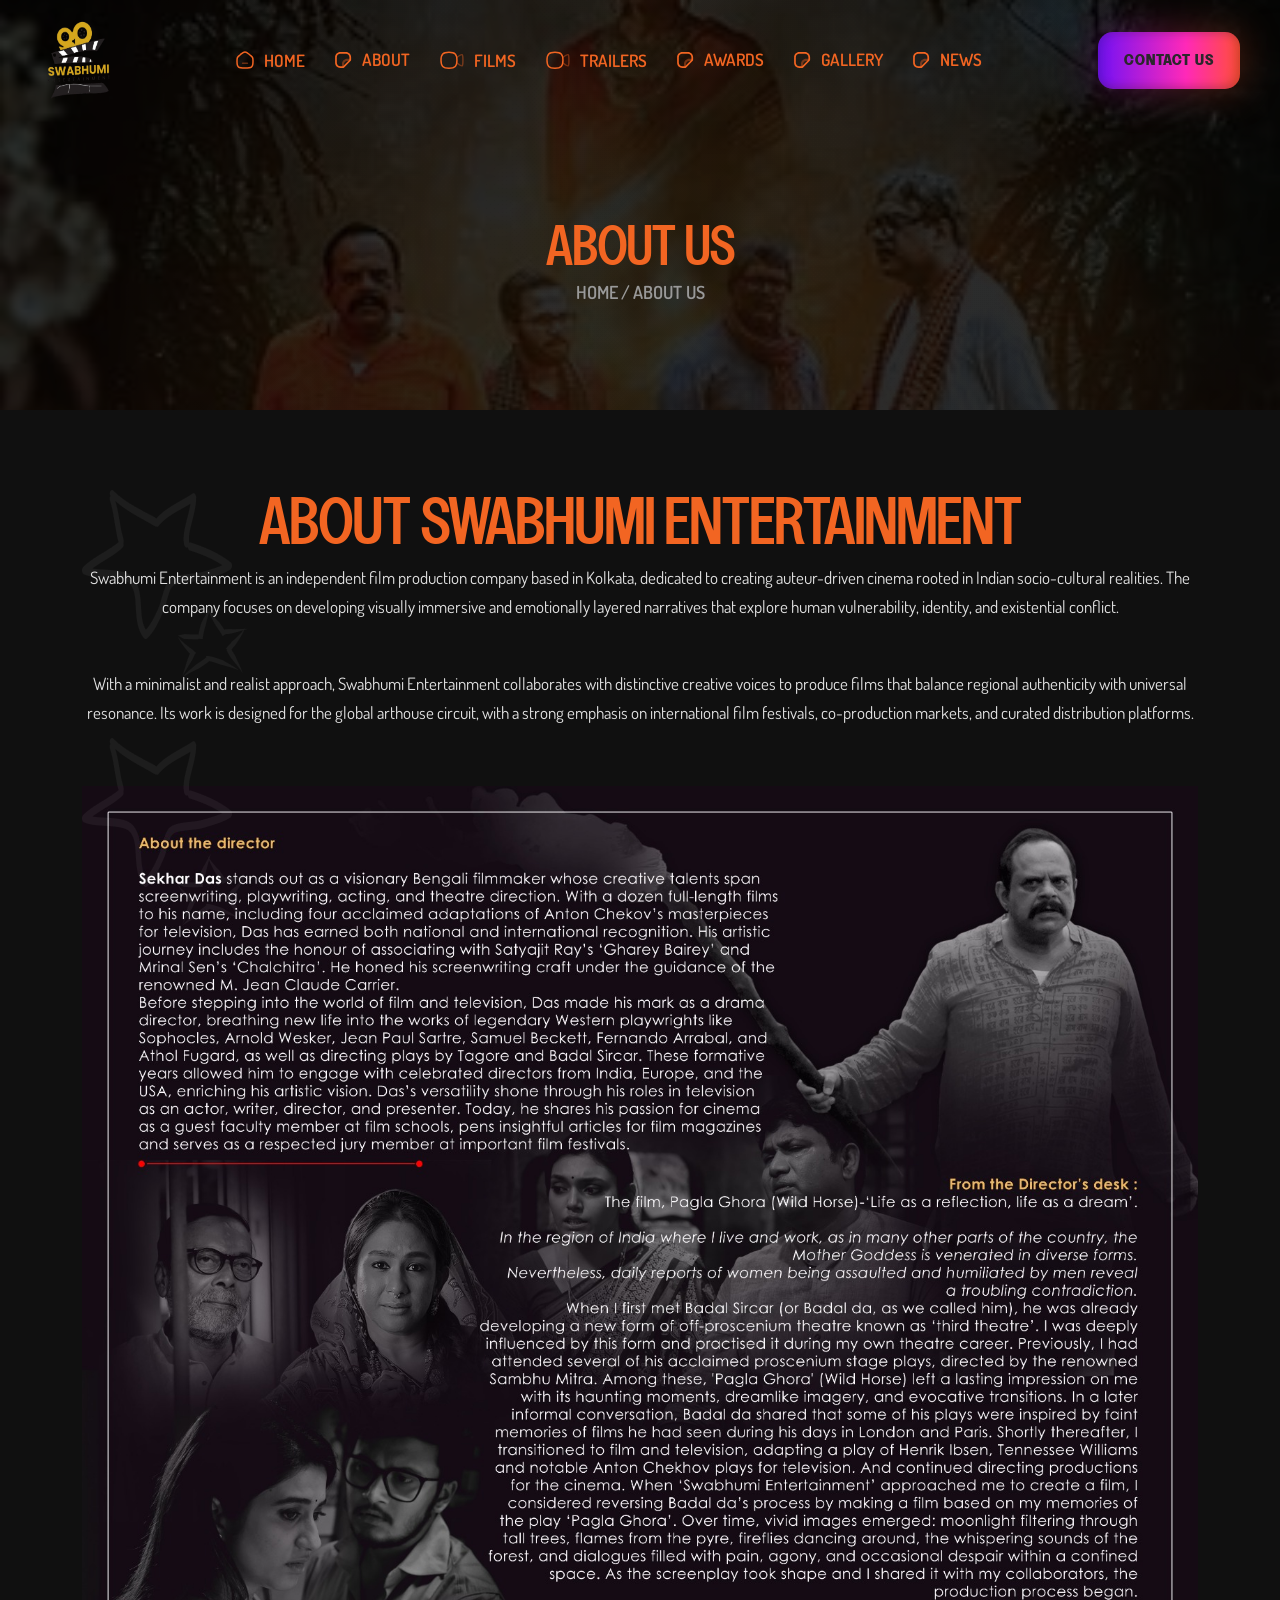
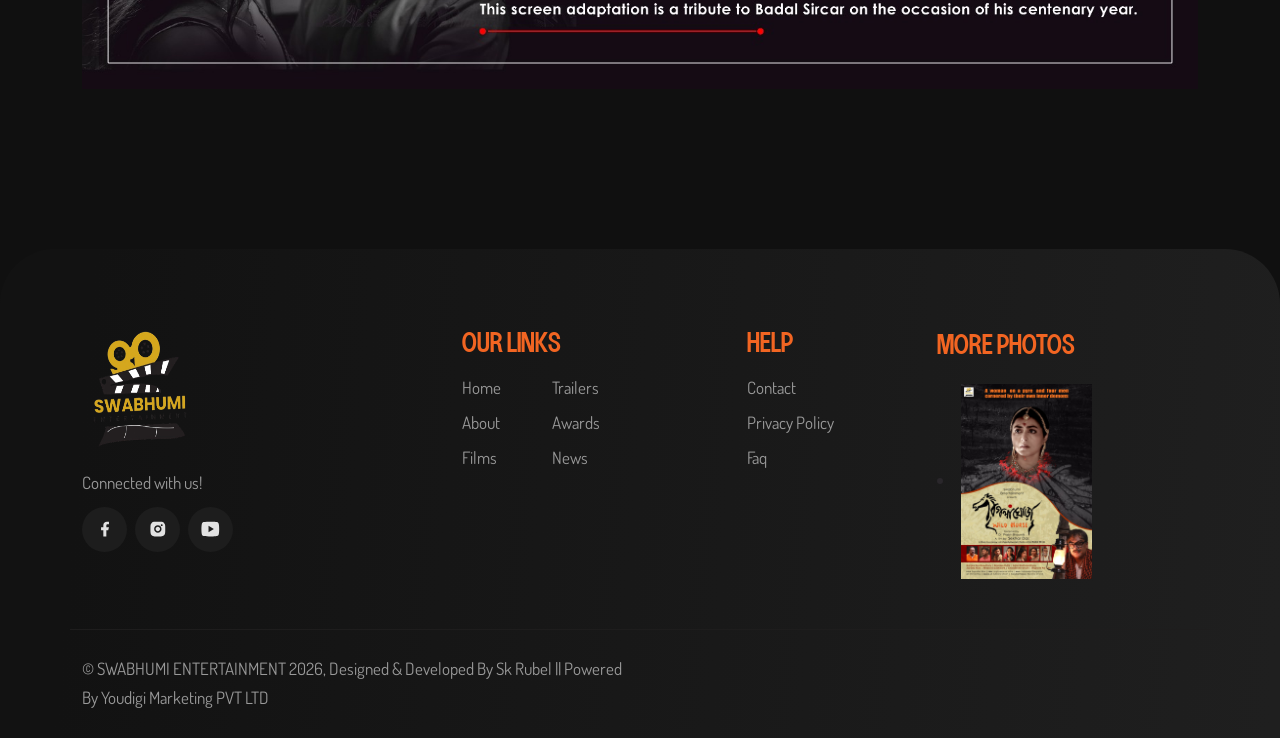
<file: about.html>
<!DOCTYPE html>
    <html lang="en">
    <head>
            <meta charset="utf-8">
            <meta http-equiv="x-ua-compatible" content="ie=edge">
            <title>SWABHUMI ENTERTAINMENT</title>
            <meta name="robots" content="noindex, follow">
            <meta name="description" content="">
            <meta name="viewport" content="width=device-width, initial-scale=1, shrink-to-fit=no">
            
            <!-- Favicon -->
            <link rel="shortcut icon" type="image/x-icon" href="assets/logo/logo1.png">

            <!-- CSS -->
            <link rel="stylesheet" href="assets/css/vendor/bootstrap.min.css">
            <link rel="stylesheet" href="assets/css/vendor/magnific.css">
            <link rel="stylesheet" href="assets/css/vendor/swiper-bundle.min.css">
            <link rel="stylesheet" href="assets/css/style.css">
            <style>
                .spanheading{
                    font-size:45px;
                }
                .logoN{
                    width: 80px;
                    height: 80px;
                }
                .logoF{
                    width: 120px;
                    height: 120px;
                }
                .popup {
  display: none;
  position: fixed;
  z-index: 999;
  padding-top: 100px;
  left: 0;
  top: 0;
  width: 100%;
  height: 100%;
  background-color: rgba(0,0,0,0.8);
}

.popup-content {
  display: block;
  margin: auto;
  max-width: 70%;   /* width limit */
  max-height: 80vh; /* screen height অনুযায়ী limit */
  object-fit: contain;
}

#close {
  position: absolute;
  top: 20px;
  right: 35px;
  color: white;
  font-size: 30px;
  cursor: pointer;
}
            </style>
        </head>
    <body>
        <!--<img src="assets/img/1.jpeg" id="myImg" style="width:200px;cursor:pointer;">-->

        <!--<div id="popup" class="popup">-->
        <!--  <span id="close">&times;</span>-->
        <!--  <img class="popup-content" id="popupImg">-->
        <!--</div>-->
        
        
        <!-- Start Header -->
        <header class="navbar-area position-relative">
            <!-- Start Main Navigation Bar -->
            <div class="container nav-container position-absolute top-0 start-50 translate-middle-x lh-1">
                <div class="d-flex align-items-center justify-content-between pt-lg-0 pb-lg-0 pt-4 pb-4">
                    <a  href="index.html" class="main-logo me-lg-5 flex-shrink-0">
                        <img src="assets/logo/logo.png" alt="img" class="logoN">
                    </a>
                    <nav class="navbar-nav m-auto d-lg-inline-block d-none">
                        <ul class="main-menu d-flex">
                            <li class="menu-item menu-item-has-children active">
                                <a href="index.html" class="menu-link">
                                    <svg xmlns="http://www.w3.org/2000/svg" width="18" height="18" viewBox="0 0 18 18" fill="none">
                                        <path opacity="0.4" d="M6.57373 12.3083H11.4266" stroke="currentColor" stroke-width="1.5" stroke-linecap="round" stroke-linejoin="round"/>
                                        <path fill-rule="evenodd" clip-rule="evenodd" d="M1 10.3704C1 5.8656 1.51241 6.18 4.27061 3.728C5.47737 2.7968 7.35509 1 8.97662 1C10.5973 1 12.5126 2.788 13.7302 3.728C16.4884 6.18 17 5.8656 17 10.3704C17 17 15.3651 17 8.99999 17C2.63489 17 1 17 1 10.3704Z" stroke="currentColor" stroke-width="1.5" stroke-linecap="round" stroke-linejoin="round"/>
                                    </svg>
                                    <span>Home</span>
                                </a>
                            </li>
                            <!-- v 1.0.1 -->
                            <li class="menu-item menu-item-has-children">
                                <a href="about.html" class="menu-link">
                                    <svg xmlns="http://www.w3.org/2000/svg" width="17" height="16" viewBox="0 0 17 16" fill="none">
                                    <path opacity="0.4" d="M9.05447 14.8571H6.97064V12.0787C6.97064 9.20445 9.31795 6.85715 12.1922 6.85715H14.9706V8.94098H12.1922C10.4676 8.94098 9.05447 10.3422 9.05447 12.0787V14.8571Z" fill="currentColor"/>
                                    <path fill-rule="evenodd" clip-rule="evenodd" d="M10.9706 0H5.25635C2.42207 0 0.113495 2.29714 0.113495 5.14286V10.8571C0.113495 13.7029 2.42207 16 5.25635 16H7.81078C8.34122 16 8.84992 15.7893 9.225 15.4142L15.5277 9.1115C15.9028 8.73643 16.1135 8.22772 16.1135 7.69729V5.14286C16.1135 2.29714 13.8164 0 10.9706 0ZM8.51642 13.6999C8.14135 14.075 7.63264 14.2857 7.10221 14.2857H5.25635C3.35921 14.2857 1.82778 12.7543 1.82778 10.8571V5.14286C1.82778 3.24571 3.35921 1.71429 5.25635 1.71429H10.9706C12.8678 1.71429 14.3992 3.24571 14.3992 5.14286V6.98872C14.3992 7.51915 14.1885 8.02786 13.8134 8.40293L8.51642 13.6999Z" fill="currentColor"/>
                                </svg>
                                    <span>About</span>
                                    
                                </a>
                            </li>
                            
                            <!-- v 1.0.1 -->
                            <li class="menu-item menu-item-has-children">
                                <a href="category.html" class="menu-link">
                                    <svg xmlns="http://www.w3.org/2000/svg" width="24" height="18" viewBox="0 0 24 18" fill="none">
                                        <path opacity="0.4" d="M16.7589 6.51027C18.883 4.82639 21.7334 3.19755 22.2726 3.78085C23.1641 4.73835 23.0871 13.851 22.2726 14.7204C21.7774 15.2597 18.9049 13.6309 16.7589 11.9581" stroke="currentColor" stroke-width="1.5" stroke-linecap="round" stroke-linejoin="round"/>
                                        <path fill-rule="evenodd" clip-rule="evenodd" d="M1 9.24232C1 3.24205 2.99312 1.24234 8.97467 1.24234C14.9551 1.24234 16.9483 3.24205 16.9483 9.24232C16.9483 15.2414 14.9551 17.2423 8.97467 17.2423C2.99312 17.2423 1 15.2414 1 9.24232Z" stroke="currentColor" stroke-width="1.5" stroke-linecap="round" stroke-linejoin="round"/>
                                    </svg>
                                    <span>Films </span>
                                    
                                </a>
                            </li>
                            <!-- v 1.0.1 -->
                            <li class="menu-item menu-item-has-children">
                                <a href="category.html" class="menu-link">
                                    <svg xmlns="http://www.w3.org/2000/svg" width="24" height="18" viewBox="0 0 24 18" fill="none">
                                        <path opacity="0.4" d="M16.7589 6.51027C18.883 4.82639 21.7334 3.19755 22.2726 3.78085C23.1641 4.73835 23.0871 13.851 22.2726 14.7204C21.7774 15.2597 18.9049 13.6309 16.7589 11.9581" stroke="currentColor" stroke-width="1.5" stroke-linecap="round" stroke-linejoin="round"/>
                                        <path fill-rule="evenodd" clip-rule="evenodd" d="M1 9.24232C1 3.24205 2.99312 1.24234 8.97467 1.24234C14.9551 1.24234 16.9483 3.24205 16.9483 9.24232C16.9483 15.2414 14.9551 17.2423 8.97467 17.2423C2.99312 17.2423 1 15.2414 1 9.24232Z" stroke="currentColor" stroke-width="1.5" stroke-linecap="round" stroke-linejoin="round"/>
                                    </svg>
                                    <span>Trailers </span>
                                    
                                </a>
                            </li>
                            <!-- v 1.0.1 -->
                            <li class="menu-item menu-item-has-children">
                                <a href="#" class="menu-link">
                                    <svg xmlns="http://www.w3.org/2000/svg" width="17" height="16" viewBox="0 0 17 16" fill="none">
                                    <path opacity="0.4" d="M9.05447 14.8571H6.97064V12.0787C6.97064 9.20445 9.31795 6.85715 12.1922 6.85715H14.9706V8.94098H12.1922C10.4676 8.94098 9.05447 10.3422 9.05447 12.0787V14.8571Z" fill="currentColor"/>
                                    <path fill-rule="evenodd" clip-rule="evenodd" d="M10.9706 0H5.25635C2.42207 0 0.113495 2.29714 0.113495 5.14286V10.8571C0.113495 13.7029 2.42207 16 5.25635 16H7.81078C8.34122 16 8.84992 15.7893 9.225 15.4142L15.5277 9.1115C15.9028 8.73643 16.1135 8.22772 16.1135 7.69729V5.14286C16.1135 2.29714 13.8164 0 10.9706 0ZM8.51642 13.6999C8.14135 14.075 7.63264 14.2857 7.10221 14.2857H5.25635C3.35921 14.2857 1.82778 12.7543 1.82778 10.8571V5.14286C1.82778 3.24571 3.35921 1.71429 5.25635 1.71429H10.9706C12.8678 1.71429 14.3992 3.24571 14.3992 5.14286V6.98872C14.3992 7.51915 14.1885 8.02786 13.8134 8.40293L8.51642 13.6999Z" fill="currentColor"/>
                                </svg>
                                    <span>Awards </span>
                                    
                                </a>
                            </li>
                            <!-- v 1.0.1 -->
                            <li class="menu-item menu-item-has-children">
                                <a href="gallery.html" class="menu-link">
                                    <svg xmlns="http://www.w3.org/2000/svg" width="17" height="16" viewBox="0 0 17 16" fill="none">
                                    <path opacity="0.4" d="M9.05447 14.8571H6.97064V12.0787C6.97064 9.20445 9.31795 6.85715 12.1922 6.85715H14.9706V8.94098H12.1922C10.4676 8.94098 9.05447 10.3422 9.05447 12.0787V14.8571Z" fill="currentColor"/>
                                    <path fill-rule="evenodd" clip-rule="evenodd" d="M10.9706 0H5.25635C2.42207 0 0.113495 2.29714 0.113495 5.14286V10.8571C0.113495 13.7029 2.42207 16 5.25635 16H7.81078C8.34122 16 8.84992 15.7893 9.225 15.4142L15.5277 9.1115C15.9028 8.73643 16.1135 8.22772 16.1135 7.69729V5.14286C16.1135 2.29714 13.8164 0 10.9706 0ZM8.51642 13.6999C8.14135 14.075 7.63264 14.2857 7.10221 14.2857H5.25635C3.35921 14.2857 1.82778 12.7543 1.82778 10.8571V5.14286C1.82778 3.24571 3.35921 1.71429 5.25635 1.71429H10.9706C12.8678 1.71429 14.3992 3.24571 14.3992 5.14286V6.98872C14.3992 7.51915 14.1885 8.02786 13.8134 8.40293L8.51642 13.6999Z" fill="currentColor"/>
                                </svg>
                                    <span>Gallery </span>
                                    
                                </a>
                            </li>
                            <!-- v 1.0.1 -->
                            <li class="menu-item menu-item-has-children">
                                <a href="#" class="menu-link">
                                    <svg xmlns="http://www.w3.org/2000/svg" width="17" height="16" viewBox="0 0 17 16" fill="none">
                                    <path opacity="0.4" d="M9.05447 14.8571H6.97064V12.0787C6.97064 9.20445 9.31795 6.85715 12.1922 6.85715H14.9706V8.94098H12.1922C10.4676 8.94098 9.05447 10.3422 9.05447 12.0787V14.8571Z" fill="currentColor"/>
                                    <path fill-rule="evenodd" clip-rule="evenodd" d="M10.9706 0H5.25635C2.42207 0 0.113495 2.29714 0.113495 5.14286V10.8571C0.113495 13.7029 2.42207 16 5.25635 16H7.81078C8.34122 16 8.84992 15.7893 9.225 15.4142L15.5277 9.1115C15.9028 8.73643 16.1135 8.22772 16.1135 7.69729V5.14286C16.1135 2.29714 13.8164 0 10.9706 0ZM8.51642 13.6999C8.14135 14.075 7.63264 14.2857 7.10221 14.2857H5.25635C3.35921 14.2857 1.82778 12.7543 1.82778 10.8571V5.14286C1.82778 3.24571 3.35921 1.71429 5.25635 1.71429H10.9706C12.8678 1.71429 14.3992 3.24571 14.3992 5.14286V6.98872C14.3992 7.51915 14.1885 8.02786 13.8134 8.40293L8.51642 13.6999Z" fill="currentColor"/>
                                </svg>
                                    <span>News </span>
                                    
                                </a>
                            </li>
                        </ul>
                    </nav>
                    <div class="nav-right-part nav-right-part-desktop d-inline-flex align-item-center ps-md-5 ps-3">
                        
                        <a href="contact.html" class="hl-btn btn-base text-uppercase d-xl-inline-block d-none">
                            
                            <span>Contact Us</span>
                        </a>
                        <button id="navigation-button" class="menu-button menu menu_btn d-lg-none border-0 bg-transparent">
                            <svg xmlns="http://www.w3.org/2000/svg" width="16" height="15" viewBox="0 0 16 15" fill="none">
                                <path d="M0 0H16V1.77778H0V0ZM0 6.22222H10.6667V8H0V6.22222ZM0 12.4444H16V14.2222H0V12.4444Z" fill="#fff"></path>
                            </svg>
                        </button>
                    </div>
                </div>
            </div>
            <!-- End Main Navigation Bar -->
            
            <!-- Start Popup Mobile Menu  -->
            <div id="sidebar-menu" class="popup_mobile_menu">
                <div class="menu">
                    <div class="menu__top">
                        <div class="menu_header d-flex align-items-center justify-content-between">
                            <div class="logo">
                                <a class="main-logo me-lg-5 me-4" href="index.html">
                                    <img src="assets/logo/logo.png" alt="img" class="logoN">
                                </a>
                            </div>
                            <div class="close_button d-flex align-items-center justify-content-center">
                                <button class="close">
                                    <svg xmlns="http://www.w3.org/2000/svg" width="20" height="20" viewBox="0 0 24 24" fill="none" stroke="currentColor" stroke-width="2" stroke-linecap="round" stroke-linejoin="round" class="feather feather-x">
                                        <line x1="18" y1="6" x2="6" y2="18"></line><line x1="6" y1="6" x2="18" y2="18"></line>
                                    </svg>
                                </button>
                            </div>
                        </div>
                    </div>
                    <div class="menu__content mobile_menu_nav">
                        <div class="d-block">
                            <div class="menu-main-menu-container">
                                <ul id="menu-main-menu" class="menu_list">
                                    <li class="nav-home menu-item active"><a href="index.html" style="color:#FFF;">Home</a></li>
                                    <li class="nav-pages menu-item "><a href="about.html" style="color:#FFF;">About</a></li>
                                    <li class="nav-pages menu-item "><a href="category.html" style="color:#FFF;">Films</a></li>
                                    <li class="nav-pages menu-item "><a href="category.html" style="color:#FFF;">Trailers</a></li>
                                    <li class="nav-pages menu-item "><a href="#" style="color:#FFF;">Awards</a></li>
                                    <li class="nav-pages menu-item "><a href="gallery.html" style="color:#FFF;">Gallery</a></li>
                                    <li class="nav-pages menu-item "><a href="#" style="color:#FFF;">News</a></li>
                                    <li class="nav-pages menu-item "><a href="contact.html" style="color:#FFF;">Contact</a></li>
                                </ul>
                            </div>                    
                        </div>
                    </div>
                    <!-- social sharea area -->
                    <div class="social_share mt-auto">
                        <ul class="social_share__list d-flex align-items-center m-0 p-0">
                             <li class="social-media--item">
                                        <a href="https://www.facebook.com/share/15eu9J11XsZ/" class="social-media--link">
                                            <svg xmlns="http://www.w3.org/2000/svg" width="8" height="16" viewBox="0 0 8 16" fill="none">
                                                <path d="M5.33899 9.16479H7.21792L7.9695 6.20547H5.33899V4.72581C5.33899 3.96424 5.33899 3.24615 6.84214 3.24615H7.9695V0.760389C7.72471 0.728391 6.7993 0.656738 5.82217 0.656738C3.78203 0.656738 2.33269 1.88253 2.33269 4.13373V6.20547H0.0779705V9.16479H2.33269V15.4534H5.33899V9.16479Z" fill="currentColor"/>
                                            </svg>
                                        </a>
                                    </li>
                                    <li class="social-media--item">
                                        <a href="https://www.instagram.com/swabhumient?utm_source=ig_web_button_share_sheet&igsh=ZDNlZDc0MzIxNw==" class="social-media--link">
                                            <svg xmlns="http://www.w3.org/2000/svg" width="16" height="16" viewBox="0 0 16 16" fill="none">
                                                <path d="M8.59916 0.656738C9.43179 0.658114 9.85373 0.662524 10.2183 0.673378L10.3619 0.678068C10.5278 0.683965 10.6915 0.691364 10.8888 0.700612C11.6761 0.736991 12.2131 0.861531 12.6848 1.04465C13.1724 1.2327 13.5843 1.48671 13.9955 1.89795C14.4061 2.30919 14.6602 2.72227 14.8489 3.20873C15.0313 3.67977 15.1559 4.21741 15.1929 5.00473C15.2017 5.20203 15.2088 5.36569 15.2147 5.53159L15.2193 5.67519C15.2301 6.03975 15.2351 6.46176 15.2366 7.29442L15.2372 7.84606C15.2373 7.91346 15.2373 7.98301 15.2373 8.05477L15.2372 8.26349L15.2368 8.8152C15.2354 9.64783 15.231 10.0699 15.2201 10.4344L15.2154 10.578C15.2095 10.7439 15.2022 10.9076 15.1929 11.1048C15.1565 11.8922 15.0313 12.4292 14.8489 12.9008C14.6608 13.3886 14.4061 13.8004 13.9955 14.2116C13.5843 14.6223 13.1706 14.8763 12.6848 15.0649C12.2131 15.2474 11.6761 15.372 10.8888 15.409C10.6915 15.4178 10.5278 15.4249 10.3619 15.4307L10.2183 15.4354C9.85373 15.4462 9.43179 15.4511 8.59916 15.4528L8.04745 15.4534C7.98005 15.4534 7.9105 15.4534 7.83874 15.4534H7.63002L7.07831 15.4528C6.24568 15.4515 5.82368 15.4471 5.45912 15.4362L5.31552 15.4315C5.14961 15.4256 4.98596 15.4182 4.78867 15.409C4.00133 15.3726 3.46494 15.2474 2.99267 15.0649C2.50559 14.8769 2.09312 14.6223 1.68189 14.2116C1.27065 13.8004 1.01725 13.3867 0.828588 12.9008C0.645474 12.4292 0.521548 11.8922 0.484555 11.1048C0.475766 10.9076 0.468596 10.7439 0.462788 10.578L0.458135 10.4344C0.447311 10.0699 0.442376 9.64783 0.440778 8.8152L0.440681 7.29442C0.442058 6.46176 0.44646 6.03975 0.457313 5.67519L0.462012 5.53159C0.467908 5.36569 0.475307 5.20203 0.484555 5.00473C0.520926 4.21679 0.645474 3.68039 0.828588 3.20873C1.01663 2.72166 1.27065 2.30919 1.68189 1.89795C2.09312 1.48671 2.50621 1.23331 2.99267 1.04465C3.46432 0.861531 4.00072 0.737605 4.78867 0.700612C4.98596 0.69183 5.14961 0.684661 5.31552 0.678853L5.45912 0.674199C5.82368 0.663367 6.24568 0.658433 7.07831 0.656834L8.59916 0.656738ZM7.83874 4.35551C5.79457 4.35551 4.13944 6.01244 4.13944 8.05477C4.13944 10.0989 5.79637 11.7541 7.83874 11.7541C9.88288 11.7541 11.538 10.0972 11.538 8.05477C11.538 6.01064 9.88103 4.35551 7.83874 4.35551ZM7.83874 5.83522C9.0646 5.83522 10.0583 6.82861 10.0583 8.05477C10.0583 9.28064 9.0649 10.2743 7.83874 10.2743C6.61287 10.2743 5.61915 9.28101 5.61915 8.05477C5.61915 6.8289 6.6125 5.83522 7.83874 5.83522ZM11.723 3.24572C11.213 3.24572 10.7982 3.65998 10.7982 4.16991C10.7982 4.67986 11.2124 5.09475 11.723 5.09475C12.2329 5.09475 12.6478 4.68051 12.6478 4.16991C12.6478 3.65998 12.2322 3.24509 11.723 3.24572Z" fill="currentColor"/>
                                            </svg>
                                        </a>
                                    </li>
                                    
                                    
                                    <li class="social-media--item">
                                        <a href="https://youtube.com/@swabhumientertainmentofficial?si=k_CzHcMGZBdTHVAO" class="social-media--link">
                                            <svg xmlns="http://www.w3.org/2000/svg" width="19" height="16" viewBox="0 0 19 16" fill="none">
                                                <path d="M9.51528 0.656738C9.98947 0.659457 11.1759 0.671406 12.4364 0.724002L12.8834 0.744302C14.1525 0.806895 15.4206 0.913825 16.0496 1.0965C16.8885 1.342 17.5479 2.05833 17.7707 2.96636C18.1256 4.40827 18.17 7.22255 18.1755 7.9036L18.1763 8.04473V8.05463C18.1763 8.05463 18.1763 8.05805 18.1763 8.06462L18.1755 8.20575C18.17 8.8868 18.1256 11.7011 17.7707 13.143C17.5448 14.0543 16.8854 14.7707 16.0496 15.0128C15.4206 15.1955 14.1525 15.3024 12.8834 15.365L12.4364 15.3853C11.1759 15.4379 9.98947 15.4498 9.51528 15.4526L9.30717 15.4534H9.29793C9.29793 15.4534 9.29483 15.4534 9.2887 15.4534L9.08077 15.4526C8.07716 15.4469 3.8809 15.3996 2.5463 15.0128C1.70737 14.7673 1.04799 14.051 0.825102 13.143C0.470261 11.7011 0.425904 8.8868 0.420364 8.20575V7.9036C0.425904 7.22255 0.470261 4.40827 0.825102 2.96636C1.05108 2.05497 1.71046 1.33864 2.5463 1.0965C3.8809 0.709667 8.07716 0.662491 9.08077 0.656738H9.51528ZM7.52227 4.81772V11.2916L12.8493 8.05463L7.52227 4.81772Z" fill="currentColor"/>
                                            </svg>
                                        </a>
                                    </li>                    
                        </ul>
                    </div>      
                </div>
            </div>
        </header>
        <!-- End Header Area -->
    
    <!-- Start Breadcrumb Area -->
    <div class="breadcrumb-area position-relative">
        <div class="position-absolute top-50 start-50 translate-middle text-center">
            <h1 class="page-name text-uppercase lh-1 mb-0">About Us</h1>
            <ul class="breadcrumb-area--list">
                <li class="breadcrumb-area--item d-inline-block"><a href="index.html" class="breadcrumb-area--link">Home</a></li>
                <li class="breadcrumb-area--item d-inline-block">about us</li>
            </ul>
        </div>
    </div>
    <!-- End Breadcrumb Area -->

    <!-- Start Main -->
    <main class="main">
        <!-- Start About Us Area -->
        <div class="about-us container py-80">
            <img src="assets/img/star.png" style="display:flex; position:absolute; filter: invert(100%)"/>
            <div class="row justify-content-center">
                <div class="col-lg-12 text-center">
                    <h2 class="section-title large mb-1 lh-1">About Swabhumi Entertainment</h2>
                    <p class="mb-5">
                        Swabhumi Entertainment is an independent film production company based in Kolkata, dedicated to creating auteur-driven cinema rooted in Indian socio-cultural realities. The company focuses on developing visually immersive and emotionally layered narratives that explore human vulnerability, identity, and existential conflict.
                    </p>
                    <p>
                        With a minimalist and realist approach, Swabhumi Entertainment collaborates with distinctive creative voices to produce films that balance regional authenticity with universal resonance. Its work is designed for the global arthouse circuit, with a strong emphasis on international film festivals, co-production markets, and curated distribution platforms.
                    </p>
                    <img src="assets/img/star.png" style="display:flex; position:absolute; filter: invert(100%)"/>
                </div>
                <div class="mt-5">
                    <img src="assets/img/WhatsApp Image 2026-03-06 at 10.56.59 AM1.jpeg" alt="thumb">
                </div>
            </div>
        </div>
        <!-- End About Us Area -->
    </main>
    <!-- End Main -->
    
        <!-- footer area start -->
        <footer class="footer-area pt-80 mt-80">  
            <div class="container">
                <!-- Footer Top -->
                <div class="row footer-top row-gap-lg-4 row-gap-5">
                    <div class="col-md-6 col-xl-4">
                        <div class="footer-widget widget-about">
                            <a href="#" class="thumb d-inline-block">
                                <img src="assets/logo/logo.png" alt="logo" class="logoF">
                            </a>
                            <div class="details">
                                <p class="lh-1">Connected with us!</p>
                                <ul class="social-media mt-3">
                                    
                                    <li class="social-media--item">
                                        <a href="https://www.facebook.com/share/15eu9J11XsZ/" class="social-media--link">
                                            <svg xmlns="http://www.w3.org/2000/svg" width="8" height="16" viewBox="0 0 8 16" fill="none">
                                                <path d="M5.33899 9.16479H7.21792L7.9695 6.20547H5.33899V4.72581C5.33899 3.96424 5.33899 3.24615 6.84214 3.24615H7.9695V0.760389C7.72471 0.728391 6.7993 0.656738 5.82217 0.656738C3.78203 0.656738 2.33269 1.88253 2.33269 4.13373V6.20547H0.0779705V9.16479H2.33269V15.4534H5.33899V9.16479Z" fill="currentColor"/>
                                            </svg>
                                        </a>
                                    </li>
                                    <li class="social-media--item">
                                        <a href="https://www.instagram.com/swabhumient?utm_source=ig_web_button_share_sheet&igsh=ZDNlZDc0MzIxNw==" class="social-media--link">
                                            <svg xmlns="http://www.w3.org/2000/svg" width="16" height="16" viewBox="0 0 16 16" fill="none">
                                                <path d="M8.59916 0.656738C9.43179 0.658114 9.85373 0.662524 10.2183 0.673378L10.3619 0.678068C10.5278 0.683965 10.6915 0.691364 10.8888 0.700612C11.6761 0.736991 12.2131 0.861531 12.6848 1.04465C13.1724 1.2327 13.5843 1.48671 13.9955 1.89795C14.4061 2.30919 14.6602 2.72227 14.8489 3.20873C15.0313 3.67977 15.1559 4.21741 15.1929 5.00473C15.2017 5.20203 15.2088 5.36569 15.2147 5.53159L15.2193 5.67519C15.2301 6.03975 15.2351 6.46176 15.2366 7.29442L15.2372 7.84606C15.2373 7.91346 15.2373 7.98301 15.2373 8.05477L15.2372 8.26349L15.2368 8.8152C15.2354 9.64783 15.231 10.0699 15.2201 10.4344L15.2154 10.578C15.2095 10.7439 15.2022 10.9076 15.1929 11.1048C15.1565 11.8922 15.0313 12.4292 14.8489 12.9008C14.6608 13.3886 14.4061 13.8004 13.9955 14.2116C13.5843 14.6223 13.1706 14.8763 12.6848 15.0649C12.2131 15.2474 11.6761 15.372 10.8888 15.409C10.6915 15.4178 10.5278 15.4249 10.3619 15.4307L10.2183 15.4354C9.85373 15.4462 9.43179 15.4511 8.59916 15.4528L8.04745 15.4534C7.98005 15.4534 7.9105 15.4534 7.83874 15.4534H7.63002L7.07831 15.4528C6.24568 15.4515 5.82368 15.4471 5.45912 15.4362L5.31552 15.4315C5.14961 15.4256 4.98596 15.4182 4.78867 15.409C4.00133 15.3726 3.46494 15.2474 2.99267 15.0649C2.50559 14.8769 2.09312 14.6223 1.68189 14.2116C1.27065 13.8004 1.01725 13.3867 0.828588 12.9008C0.645474 12.4292 0.521548 11.8922 0.484555 11.1048C0.475766 10.9076 0.468596 10.7439 0.462788 10.578L0.458135 10.4344C0.447311 10.0699 0.442376 9.64783 0.440778 8.8152L0.440681 7.29442C0.442058 6.46176 0.44646 6.03975 0.457313 5.67519L0.462012 5.53159C0.467908 5.36569 0.475307 5.20203 0.484555 5.00473C0.520926 4.21679 0.645474 3.68039 0.828588 3.20873C1.01663 2.72166 1.27065 2.30919 1.68189 1.89795C2.09312 1.48671 2.50621 1.23331 2.99267 1.04465C3.46432 0.861531 4.00072 0.737605 4.78867 0.700612C4.98596 0.69183 5.14961 0.684661 5.31552 0.678853L5.45912 0.674199C5.82368 0.663367 6.24568 0.658433 7.07831 0.656834L8.59916 0.656738ZM7.83874 4.35551C5.79457 4.35551 4.13944 6.01244 4.13944 8.05477C4.13944 10.0989 5.79637 11.7541 7.83874 11.7541C9.88288 11.7541 11.538 10.0972 11.538 8.05477C11.538 6.01064 9.88103 4.35551 7.83874 4.35551ZM7.83874 5.83522C9.0646 5.83522 10.0583 6.82861 10.0583 8.05477C10.0583 9.28064 9.0649 10.2743 7.83874 10.2743C6.61287 10.2743 5.61915 9.28101 5.61915 8.05477C5.61915 6.8289 6.6125 5.83522 7.83874 5.83522ZM11.723 3.24572C11.213 3.24572 10.7982 3.65998 10.7982 4.16991C10.7982 4.67986 11.2124 5.09475 11.723 5.09475C12.2329 5.09475 12.6478 4.68051 12.6478 4.16991C12.6478 3.65998 12.2322 3.24509 11.723 3.24572Z" fill="currentColor"/>
                                            </svg>
                                        </a>
                                    </li>
                                    
                                    
                                    <li class="social-media--item">
                                        <a href="https://youtube.com/@swabhumientertainmentofficial?si=k_CzHcMGZBdTHVAO" class="social-media--link">
                                            <svg xmlns="http://www.w3.org/2000/svg" width="19" height="16" viewBox="0 0 19 16" fill="none">
                                                <path d="M9.51528 0.656738C9.98947 0.659457 11.1759 0.671406 12.4364 0.724002L12.8834 0.744302C14.1525 0.806895 15.4206 0.913825 16.0496 1.0965C16.8885 1.342 17.5479 2.05833 17.7707 2.96636C18.1256 4.40827 18.17 7.22255 18.1755 7.9036L18.1763 8.04473V8.05463C18.1763 8.05463 18.1763 8.05805 18.1763 8.06462L18.1755 8.20575C18.17 8.8868 18.1256 11.7011 17.7707 13.143C17.5448 14.0543 16.8854 14.7707 16.0496 15.0128C15.4206 15.1955 14.1525 15.3024 12.8834 15.365L12.4364 15.3853C11.1759 15.4379 9.98947 15.4498 9.51528 15.4526L9.30717 15.4534H9.29793C9.29793 15.4534 9.29483 15.4534 9.2887 15.4534L9.08077 15.4526C8.07716 15.4469 3.8809 15.3996 2.5463 15.0128C1.70737 14.7673 1.04799 14.051 0.825102 13.143C0.470261 11.7011 0.425904 8.8868 0.420364 8.20575V7.9036C0.425904 7.22255 0.470261 4.40827 0.825102 2.96636C1.05108 2.05497 1.71046 1.33864 2.5463 1.0965C3.8809 0.709667 8.07716 0.662491 9.08077 0.656738H9.51528ZM7.52227 4.81772V11.2916L12.8493 8.05463L7.52227 4.81772Z" fill="currentColor"/>
                                            </svg>
                                        </a>
                                    </li>
                                </ul>
                            </div>
                        </div>
                    </div>
                    <div class="col-md-6 col-lg-4 col-xl-3">
                        <div class="footer-widget">
                            <h4 class="widget-title text-uppercase lh-1">Our Links</h4>
                            <ul class="footer-widget--list d-inline-block">
                                <li class="footer-widget--item"><a href="index.html" class="footer-widget--link">Home</a></li>
                                <li class="footer-widget--item"><a href="about.html" class="footer-widget--link">About</a></li>
                                <li class="footer-widget--item"><a href="category.html" class="footer-widget--link">Films</a></li>
                            </ul>
                            <ul class="footer-widget--list d-inline-block ms-5">
                                <li class="footer-widget--item"><a href="category.html" class="footer-widget--link">Trailers</a></li>
                                <li class="footer-widget--item"><a href="#" class="footer-widget--link">Awards</a></li>
                                <li class="footer-widget--item"><a href="#" class="footer-widget--link">News</a></li>
                            </ul>
                        </div>
                    </div>
                    <div class="col-md-6 col-lg-2">
                        <div class="footer-widget">
                            <h4 class="widget-title text-uppercase lh-1">Help</h4>
                            <ul class="footer-widget--list">
                                <li class="footer-widget--item"><a href="contact.html" class="footer-widget--link">Contact</a></li>
                                <li class="footer-widget--item"><a href="privacy-policy.html" class="footer-widget--link">Privacy Policy</a></li>
                                <li class="footer-widget--item"><a href="faq.html" class="footer-widget--link">Faq</a></li>
                            </ul>
                        </div>
                    </div>
                    <div class="col-md-6 col-xl-3">
                        <div class="footer-widget widget-more">
                            <h4 class="widget-title text-uppercase">More Photos</h4>
                            <div class="d-xl-flex d-lg-block d-flex align-items-center gap-3 position-relative z-1">
                                <li class="footer-widget--item"><a href="about.html" class="footer-widget--link"><img src="assets/img/1.jpeg" alt="" style="width: 50%" /></a></li>
                                
                            </div>
                        </div>
                    </div>
                </div>
                <!-- Footer Bottom -->
                <div class="row footer-bottom row-gap-3">
                    <div class="col-sm-6 text-sm-start order-4 order-sm-0">
                        <p class="mb-0">© SWABHUMI ENTERTAINMENT 2026, Designed & Developed By Sk Rubel || Powered By Youdigi Marketing PVT LTD</p>
                    </div>
                    
                </div>
            </div>
        </footer>
        <!-- footer area end -->

    <!-- Script JS -->
    <script src="assets/js/vendor/jquery.min.js"></script>
    <script src="assets/js/vendor/bootstrap.min.js"></script>
    <script src="assets/js/vendor/fontawesome.min.js"></script>
    <script src="assets/js/vendor/magnefic.min.js"></script>
    <script src="assets/js/vendor/swiper-bundle.min.js"></script>
    <script src="assets/js/main.js"></script>
<script defer src="https://static.cloudflareinsights.com/beacon.min.js/v8c78df7c7c0f484497ecbca7046644da1771523124516" integrity="sha512-8DS7rgIrAmghBFwoOTujcf6D9rXvH8xm8JQ1Ja01h9QX8EzXldiszufYa4IFfKdLUKTTrnSFXLDkUEOTrZQ8Qg==" data-cf-beacon='{"version":"2024.11.0","token":"b31fb7a3bbfb4b34a60444ccfef7f11e","r":1,"server_timing":{"name":{"cfCacheStatus":true,"cfEdge":true,"cfExtPri":true,"cfL4":true,"cfOrigin":true,"cfSpeedBrain":true},"location_startswith":null}}' crossorigin="anonymous"></script>
</body>

<!-- Mirrored from holaa.codexshaper.com/html/about.html by HTTrack Website Copier/3.x [XR&CO'2014], Sun, 08 Mar 2026 23:01:55 GMT -->
</html>
</file>
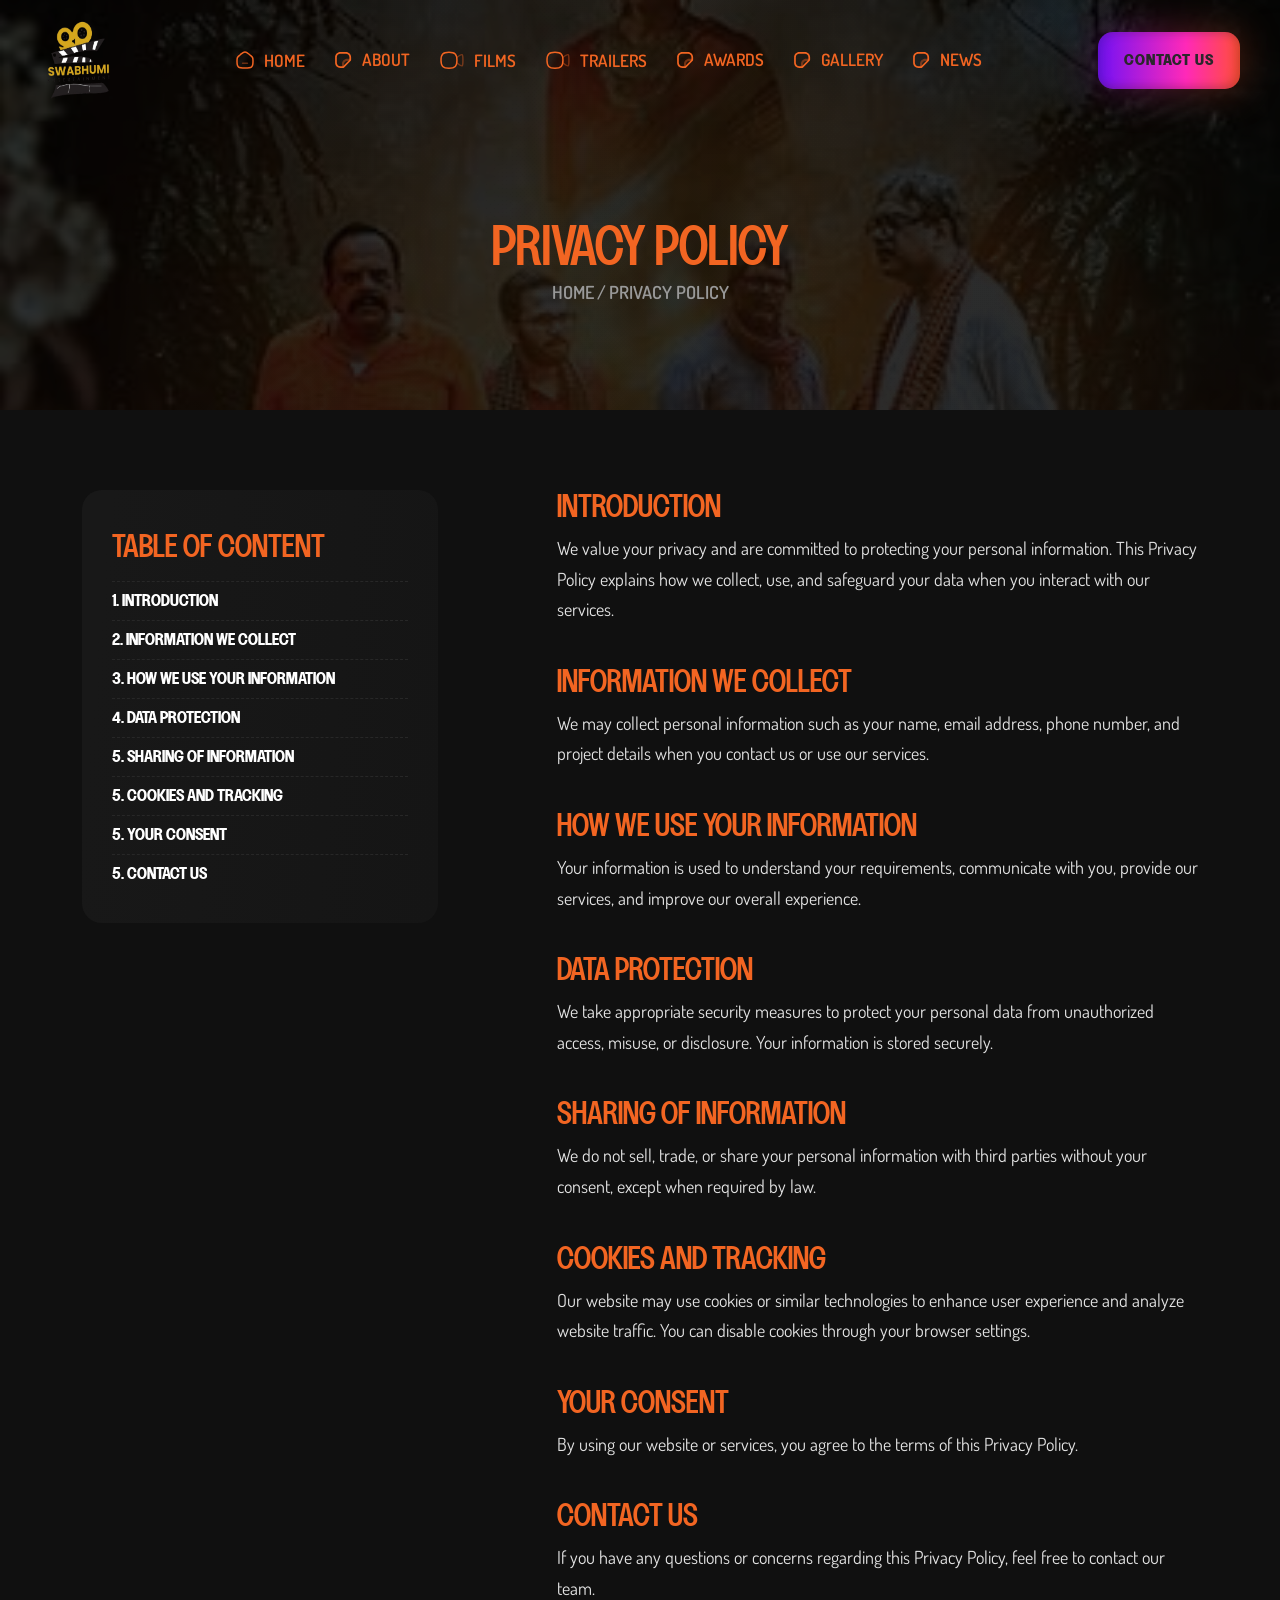
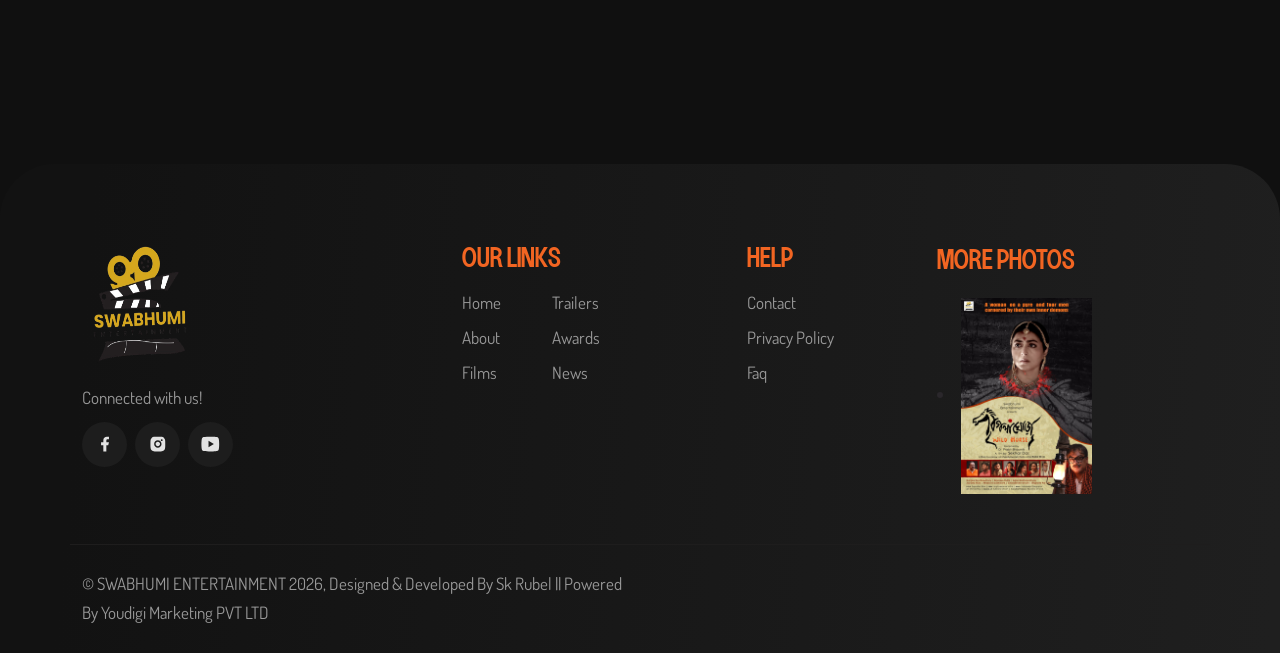
<file: privacy-policy.html>
<!DOCTYPE html>
<html lang="en">
<head>
        <meta charset="utf-8">
        <meta http-equiv="x-ua-compatible" content="ie=edge">
        <title>Privacy Policy</title>
        <meta name="robots" content="noindex, follow">
        <meta name="description" content="">
        <meta name="viewport" content="width=device-width, initial-scale=1, shrink-to-fit=no">
        
        <!-- Favicon -->
        <link rel="shortcut icon" type="image/x-icon" href="assets/logo/logo1.png">

        <!-- CSS -->
        <link rel="stylesheet" href="assets/css/vendor/bootstrap.min.css">
        <link rel="stylesheet" href="assets/css/vendor/magnific.css">
        <link rel="stylesheet" href="assets/css/vendor/swiper-bundle.min.css">
        <link rel="stylesheet" href="assets/css/style.css">
         <style>
                .spanheading{
                    font-size:45px;
                }
                .logoN{
                    width: 80px;
                    height: 80px;
                }
                .logoF{
                    width: 120px;
                    height: 120px;
                }
                .popup {
  display: none;
  position: fixed;
  z-index: 999;
  padding-top: 100px;
  left: 0;
  top: 0;
  width: 100%;
  height: 100%;
  background-color: rgba(0,0,0,0.8);
}

.popup-content {
  display: block;
  margin: auto;
  max-width: 70%;   /* width limit */
  max-height: 80vh; /* screen height অনুযায়ী limit */
  object-fit: contain;
}

#close {
  position: absolute;
  top: 20px;
  right: 35px;
  color: white;
  font-size: 30px;
  cursor: pointer;
}
            </style>
    </head>
<body>
    <!-- Start Header -->
    <header class="navbar-area position-relative">
        <!-- Start Breadcrumb Area -->
        <div class="breadcrumb-area position-relative">
            <div class="position-absolute top-50 start-50 translate-middle text-center">
                <h1 class="page-name text-uppercase lh-1 mb-0">Privacy Policy</h1>
                <ul class="breadcrumb-area--list">
                    <li class="breadcrumb-area--item d-inline-block"><a href="index.html" class="breadcrumb-area--link">Home</a></li>
                    <li class="breadcrumb-area--item d-inline-block">Privacy Policy</li>
                </ul>
            </div>
        </div>
        <!-- End Breadcrumb Area -->

            <!-- Start Main Navigation Bar -->
            <div class="container nav-container position-absolute top-0 start-50 translate-middle-x lh-1">
                <div class="d-flex align-items-center justify-content-between pt-lg-0 pb-lg-0 pt-4 pb-4">
                    <a  href="index.html" class="main-logo me-lg-5 flex-shrink-0">
                        <img src="assets/logo/logo.png" alt="img" class="logoN">
                    </a>
                    <nav class="navbar-nav m-auto d-lg-inline-block d-none">
                        <ul class="main-menu d-flex">
                            <li class="menu-item menu-item-has-children active">
                                <a href="index.html" class="menu-link">
                                    <svg xmlns="http://www.w3.org/2000/svg" width="18" height="18" viewBox="0 0 18 18" fill="none">
                                        <path opacity="0.4" d="M6.57373 12.3083H11.4266" stroke="currentColor" stroke-width="1.5" stroke-linecap="round" stroke-linejoin="round"/>
                                        <path fill-rule="evenodd" clip-rule="evenodd" d="M1 10.3704C1 5.8656 1.51241 6.18 4.27061 3.728C5.47737 2.7968 7.35509 1 8.97662 1C10.5973 1 12.5126 2.788 13.7302 3.728C16.4884 6.18 17 5.8656 17 10.3704C17 17 15.3651 17 8.99999 17C2.63489 17 1 17 1 10.3704Z" stroke="currentColor" stroke-width="1.5" stroke-linecap="round" stroke-linejoin="round"/>
                                    </svg>
                                    <span>Home</span>
                                </a>
                            </li>
                            <!-- v 1.0.1 -->
                            <li class="menu-item menu-item-has-children">
                                <a href="about.html" class="menu-link">
                                    <svg xmlns="http://www.w3.org/2000/svg" width="17" height="16" viewBox="0 0 17 16" fill="none">
                                    <path opacity="0.4" d="M9.05447 14.8571H6.97064V12.0787C6.97064 9.20445 9.31795 6.85715 12.1922 6.85715H14.9706V8.94098H12.1922C10.4676 8.94098 9.05447 10.3422 9.05447 12.0787V14.8571Z" fill="currentColor"/>
                                    <path fill-rule="evenodd" clip-rule="evenodd" d="M10.9706 0H5.25635C2.42207 0 0.113495 2.29714 0.113495 5.14286V10.8571C0.113495 13.7029 2.42207 16 5.25635 16H7.81078C8.34122 16 8.84992 15.7893 9.225 15.4142L15.5277 9.1115C15.9028 8.73643 16.1135 8.22772 16.1135 7.69729V5.14286C16.1135 2.29714 13.8164 0 10.9706 0ZM8.51642 13.6999C8.14135 14.075 7.63264 14.2857 7.10221 14.2857H5.25635C3.35921 14.2857 1.82778 12.7543 1.82778 10.8571V5.14286C1.82778 3.24571 3.35921 1.71429 5.25635 1.71429H10.9706C12.8678 1.71429 14.3992 3.24571 14.3992 5.14286V6.98872C14.3992 7.51915 14.1885 8.02786 13.8134 8.40293L8.51642 13.6999Z" fill="currentColor"/>
                                </svg>
                                    <span>About</span>
                                    
                                </a>
                            </li>
                            
                            <!-- v 1.0.1 -->
                            <li class="menu-item menu-item-has-children">
                                <a href="category.html" class="menu-link">
                                    <svg xmlns="http://www.w3.org/2000/svg" width="24" height="18" viewBox="0 0 24 18" fill="none">
                                        <path opacity="0.4" d="M16.7589 6.51027C18.883 4.82639 21.7334 3.19755 22.2726 3.78085C23.1641 4.73835 23.0871 13.851 22.2726 14.7204C21.7774 15.2597 18.9049 13.6309 16.7589 11.9581" stroke="currentColor" stroke-width="1.5" stroke-linecap="round" stroke-linejoin="round"/>
                                        <path fill-rule="evenodd" clip-rule="evenodd" d="M1 9.24232C1 3.24205 2.99312 1.24234 8.97467 1.24234C14.9551 1.24234 16.9483 3.24205 16.9483 9.24232C16.9483 15.2414 14.9551 17.2423 8.97467 17.2423C2.99312 17.2423 1 15.2414 1 9.24232Z" stroke="currentColor" stroke-width="1.5" stroke-linecap="round" stroke-linejoin="round"/>
                                    </svg>
                                    <span>Films </span>
                                    
                                </a>
                            </li>
                            <!-- v 1.0.1 -->
                            <li class="menu-item menu-item-has-children">
                                <a href="category.html" class="menu-link">
                                    <svg xmlns="http://www.w3.org/2000/svg" width="24" height="18" viewBox="0 0 24 18" fill="none">
                                        <path opacity="0.4" d="M16.7589 6.51027C18.883 4.82639 21.7334 3.19755 22.2726 3.78085C23.1641 4.73835 23.0871 13.851 22.2726 14.7204C21.7774 15.2597 18.9049 13.6309 16.7589 11.9581" stroke="currentColor" stroke-width="1.5" stroke-linecap="round" stroke-linejoin="round"/>
                                        <path fill-rule="evenodd" clip-rule="evenodd" d="M1 9.24232C1 3.24205 2.99312 1.24234 8.97467 1.24234C14.9551 1.24234 16.9483 3.24205 16.9483 9.24232C16.9483 15.2414 14.9551 17.2423 8.97467 17.2423C2.99312 17.2423 1 15.2414 1 9.24232Z" stroke="currentColor" stroke-width="1.5" stroke-linecap="round" stroke-linejoin="round"/>
                                    </svg>
                                    <span>Trailers </span>
                                    
                                </a>
                            </li>
                            <!-- v 1.0.1 -->
                            <li class="menu-item menu-item-has-children">
                                <a href="#" class="menu-link">
                                    <svg xmlns="http://www.w3.org/2000/svg" width="17" height="16" viewBox="0 0 17 16" fill="none">
                                    <path opacity="0.4" d="M9.05447 14.8571H6.97064V12.0787C6.97064 9.20445 9.31795 6.85715 12.1922 6.85715H14.9706V8.94098H12.1922C10.4676 8.94098 9.05447 10.3422 9.05447 12.0787V14.8571Z" fill="currentColor"/>
                                    <path fill-rule="evenodd" clip-rule="evenodd" d="M10.9706 0H5.25635C2.42207 0 0.113495 2.29714 0.113495 5.14286V10.8571C0.113495 13.7029 2.42207 16 5.25635 16H7.81078C8.34122 16 8.84992 15.7893 9.225 15.4142L15.5277 9.1115C15.9028 8.73643 16.1135 8.22772 16.1135 7.69729V5.14286C16.1135 2.29714 13.8164 0 10.9706 0ZM8.51642 13.6999C8.14135 14.075 7.63264 14.2857 7.10221 14.2857H5.25635C3.35921 14.2857 1.82778 12.7543 1.82778 10.8571V5.14286C1.82778 3.24571 3.35921 1.71429 5.25635 1.71429H10.9706C12.8678 1.71429 14.3992 3.24571 14.3992 5.14286V6.98872C14.3992 7.51915 14.1885 8.02786 13.8134 8.40293L8.51642 13.6999Z" fill="currentColor"/>
                                </svg>
                                    <span>Awards </span>
                                    
                                </a>
                            </li>
                            <!-- v 1.0.1 -->
                            <li class="menu-item menu-item-has-children">
                                <a href="gallery.html" class="menu-link">
                                    <svg xmlns="http://www.w3.org/2000/svg" width="17" height="16" viewBox="0 0 17 16" fill="none">
                                    <path opacity="0.4" d="M9.05447 14.8571H6.97064V12.0787C6.97064 9.20445 9.31795 6.85715 12.1922 6.85715H14.9706V8.94098H12.1922C10.4676 8.94098 9.05447 10.3422 9.05447 12.0787V14.8571Z" fill="currentColor"/>
                                    <path fill-rule="evenodd" clip-rule="evenodd" d="M10.9706 0H5.25635C2.42207 0 0.113495 2.29714 0.113495 5.14286V10.8571C0.113495 13.7029 2.42207 16 5.25635 16H7.81078C8.34122 16 8.84992 15.7893 9.225 15.4142L15.5277 9.1115C15.9028 8.73643 16.1135 8.22772 16.1135 7.69729V5.14286C16.1135 2.29714 13.8164 0 10.9706 0ZM8.51642 13.6999C8.14135 14.075 7.63264 14.2857 7.10221 14.2857H5.25635C3.35921 14.2857 1.82778 12.7543 1.82778 10.8571V5.14286C1.82778 3.24571 3.35921 1.71429 5.25635 1.71429H10.9706C12.8678 1.71429 14.3992 3.24571 14.3992 5.14286V6.98872C14.3992 7.51915 14.1885 8.02786 13.8134 8.40293L8.51642 13.6999Z" fill="currentColor"/>
                                </svg>
                                    <span>Gallery </span>
                                    
                                </a>
                            </li>
                            <!-- v 1.0.1 -->
                            <li class="menu-item menu-item-has-children">
                                <a href="#" class="menu-link">
                                    <svg xmlns="http://www.w3.org/2000/svg" width="17" height="16" viewBox="0 0 17 16" fill="none">
                                    <path opacity="0.4" d="M9.05447 14.8571H6.97064V12.0787C6.97064 9.20445 9.31795 6.85715 12.1922 6.85715H14.9706V8.94098H12.1922C10.4676 8.94098 9.05447 10.3422 9.05447 12.0787V14.8571Z" fill="currentColor"/>
                                    <path fill-rule="evenodd" clip-rule="evenodd" d="M10.9706 0H5.25635C2.42207 0 0.113495 2.29714 0.113495 5.14286V10.8571C0.113495 13.7029 2.42207 16 5.25635 16H7.81078C8.34122 16 8.84992 15.7893 9.225 15.4142L15.5277 9.1115C15.9028 8.73643 16.1135 8.22772 16.1135 7.69729V5.14286C16.1135 2.29714 13.8164 0 10.9706 0ZM8.51642 13.6999C8.14135 14.075 7.63264 14.2857 7.10221 14.2857H5.25635C3.35921 14.2857 1.82778 12.7543 1.82778 10.8571V5.14286C1.82778 3.24571 3.35921 1.71429 5.25635 1.71429H10.9706C12.8678 1.71429 14.3992 3.24571 14.3992 5.14286V6.98872C14.3992 7.51915 14.1885 8.02786 13.8134 8.40293L8.51642 13.6999Z" fill="currentColor"/>
                                </svg>
                                    <span>News </span>
                                    
                                </a>
                            </li>
                        </ul>
                    </nav>
                    <div class="nav-right-part nav-right-part-desktop d-inline-flex align-item-center ps-md-5 ps-3">
                        
                        <a href="contact.html" class="hl-btn btn-base text-uppercase d-xl-inline-block d-none">
                            
                            <span>Contact Us</span>
                        </a>
                        <button id="navigation-button" class="menu-button menu menu_btn d-lg-none border-0 bg-transparent">
                            <svg xmlns="http://www.w3.org/2000/svg" width="16" height="15" viewBox="0 0 16 15" fill="none">
                                <path d="M0 0H16V1.77778H0V0ZM0 6.22222H10.6667V8H0V6.22222ZM0 12.4444H16V14.2222H0V12.4444Z" fill="#fff"></path>
                            </svg>
                        </button>
                    </div>
                </div>
            </div>
            <!-- End Main Navigation Bar -->
            
            <!-- Start Popup Mobile Menu  -->
            <div id="sidebar-menu" class="popup_mobile_menu">
                <div class="menu">
                    <div class="menu__top">
                        <div class="menu_header d-flex align-items-center justify-content-between">
                            <div class="logo">
                                <a class="main-logo me-lg-5 me-4" href="index.html">
                                    <img src="assets/logo/logo.png" alt="img" class="logoN">
                                </a>
                            </div>
                            <div class="close_button d-flex align-items-center justify-content-center">
                                <button class="close">
                                    <svg xmlns="http://www.w3.org/2000/svg" width="20" height="20" viewBox="0 0 24 24" fill="none" stroke="currentColor" stroke-width="2" stroke-linecap="round" stroke-linejoin="round" class="feather feather-x">
                                        <line x1="18" y1="6" x2="6" y2="18"></line><line x1="6" y1="6" x2="18" y2="18"></line>
                                    </svg>
                                </button>
                            </div>
                        </div>
                    </div>
                    <div class="menu__content mobile_menu_nav">
                        <div class="d-block">
                            <div class="menu-main-menu-container">
                                <ul id="menu-main-menu" class="menu_list">
                                    <li class="nav-home menu-item active"><a href="index.html" style="color:#FFF;">Home</a></li>
                                    <li class="nav-pages menu-item "><a href="about.html" style="color:#FFF;">About</a></li>
                                    <li class="nav-pages menu-item "><a href="category.html" style="color:#FFF;">Films</a></li>
                                    <li class="nav-pages menu-item "><a href="category.html" style="color:#FFF;">Trailers</a></li>
                                    <li class="nav-pages menu-item "><a href="#" style="color:#FFF;">Awards</a></li>
                                    <li class="nav-pages menu-item "><a href="gallery.html" style="color:#FFF;">Gallery</a></li>
                                    <li class="nav-pages menu-item "><a href="#" style="color:#FFF;">News</a></li>
                                    <li class="nav-pages menu-item "><a href="contact.html" style="color:#FFF;">Contact</a></li>
                                </ul>
                            </div>                    
                        </div>
                    </div>
                    <!-- social sharea area -->
                    <div class="social_share mt-auto">
                        <ul class="social_share__list d-flex align-items-center m-0 p-0">
                             <li class="social-media--item">
                                        <a href="https://www.facebook.com/share/15eu9J11XsZ/" class="social-media--link">
                                            <svg xmlns="http://www.w3.org/2000/svg" width="8" height="16" viewBox="0 0 8 16" fill="none">
                                                <path d="M5.33899 9.16479H7.21792L7.9695 6.20547H5.33899V4.72581C5.33899 3.96424 5.33899 3.24615 6.84214 3.24615H7.9695V0.760389C7.72471 0.728391 6.7993 0.656738 5.82217 0.656738C3.78203 0.656738 2.33269 1.88253 2.33269 4.13373V6.20547H0.0779705V9.16479H2.33269V15.4534H5.33899V9.16479Z" fill="currentColor"/>
                                            </svg>
                                        </a>
                                    </li>
                                    <li class="social-media--item">
                                        <a href="https://www.instagram.com/swabhumient?utm_source=ig_web_button_share_sheet&igsh=ZDNlZDc0MzIxNw==" class="social-media--link">
                                            <svg xmlns="http://www.w3.org/2000/svg" width="16" height="16" viewBox="0 0 16 16" fill="none">
                                                <path d="M8.59916 0.656738C9.43179 0.658114 9.85373 0.662524 10.2183 0.673378L10.3619 0.678068C10.5278 0.683965 10.6915 0.691364 10.8888 0.700612C11.6761 0.736991 12.2131 0.861531 12.6848 1.04465C13.1724 1.2327 13.5843 1.48671 13.9955 1.89795C14.4061 2.30919 14.6602 2.72227 14.8489 3.20873C15.0313 3.67977 15.1559 4.21741 15.1929 5.00473C15.2017 5.20203 15.2088 5.36569 15.2147 5.53159L15.2193 5.67519C15.2301 6.03975 15.2351 6.46176 15.2366 7.29442L15.2372 7.84606C15.2373 7.91346 15.2373 7.98301 15.2373 8.05477L15.2372 8.26349L15.2368 8.8152C15.2354 9.64783 15.231 10.0699 15.2201 10.4344L15.2154 10.578C15.2095 10.7439 15.2022 10.9076 15.1929 11.1048C15.1565 11.8922 15.0313 12.4292 14.8489 12.9008C14.6608 13.3886 14.4061 13.8004 13.9955 14.2116C13.5843 14.6223 13.1706 14.8763 12.6848 15.0649C12.2131 15.2474 11.6761 15.372 10.8888 15.409C10.6915 15.4178 10.5278 15.4249 10.3619 15.4307L10.2183 15.4354C9.85373 15.4462 9.43179 15.4511 8.59916 15.4528L8.04745 15.4534C7.98005 15.4534 7.9105 15.4534 7.83874 15.4534H7.63002L7.07831 15.4528C6.24568 15.4515 5.82368 15.4471 5.45912 15.4362L5.31552 15.4315C5.14961 15.4256 4.98596 15.4182 4.78867 15.409C4.00133 15.3726 3.46494 15.2474 2.99267 15.0649C2.50559 14.8769 2.09312 14.6223 1.68189 14.2116C1.27065 13.8004 1.01725 13.3867 0.828588 12.9008C0.645474 12.4292 0.521548 11.8922 0.484555 11.1048C0.475766 10.9076 0.468596 10.7439 0.462788 10.578L0.458135 10.4344C0.447311 10.0699 0.442376 9.64783 0.440778 8.8152L0.440681 7.29442C0.442058 6.46176 0.44646 6.03975 0.457313 5.67519L0.462012 5.53159C0.467908 5.36569 0.475307 5.20203 0.484555 5.00473C0.520926 4.21679 0.645474 3.68039 0.828588 3.20873C1.01663 2.72166 1.27065 2.30919 1.68189 1.89795C2.09312 1.48671 2.50621 1.23331 2.99267 1.04465C3.46432 0.861531 4.00072 0.737605 4.78867 0.700612C4.98596 0.69183 5.14961 0.684661 5.31552 0.678853L5.45912 0.674199C5.82368 0.663367 6.24568 0.658433 7.07831 0.656834L8.59916 0.656738ZM7.83874 4.35551C5.79457 4.35551 4.13944 6.01244 4.13944 8.05477C4.13944 10.0989 5.79637 11.7541 7.83874 11.7541C9.88288 11.7541 11.538 10.0972 11.538 8.05477C11.538 6.01064 9.88103 4.35551 7.83874 4.35551ZM7.83874 5.83522C9.0646 5.83522 10.0583 6.82861 10.0583 8.05477C10.0583 9.28064 9.0649 10.2743 7.83874 10.2743C6.61287 10.2743 5.61915 9.28101 5.61915 8.05477C5.61915 6.8289 6.6125 5.83522 7.83874 5.83522ZM11.723 3.24572C11.213 3.24572 10.7982 3.65998 10.7982 4.16991C10.7982 4.67986 11.2124 5.09475 11.723 5.09475C12.2329 5.09475 12.6478 4.68051 12.6478 4.16991C12.6478 3.65998 12.2322 3.24509 11.723 3.24572Z" fill="currentColor"/>
                                            </svg>
                                        </a>
                                    </li>
                                    
                                    
                                    <li class="social-media--item">
                                        <a href="https://youtube.com/@swabhumientertainmentofficial?si=k_CzHcMGZBdTHVAO" class="social-media--link">
                                            <svg xmlns="http://www.w3.org/2000/svg" width="19" height="16" viewBox="0 0 19 16" fill="none">
                                                <path d="M9.51528 0.656738C9.98947 0.659457 11.1759 0.671406 12.4364 0.724002L12.8834 0.744302C14.1525 0.806895 15.4206 0.913825 16.0496 1.0965C16.8885 1.342 17.5479 2.05833 17.7707 2.96636C18.1256 4.40827 18.17 7.22255 18.1755 7.9036L18.1763 8.04473V8.05463C18.1763 8.05463 18.1763 8.05805 18.1763 8.06462L18.1755 8.20575C18.17 8.8868 18.1256 11.7011 17.7707 13.143C17.5448 14.0543 16.8854 14.7707 16.0496 15.0128C15.4206 15.1955 14.1525 15.3024 12.8834 15.365L12.4364 15.3853C11.1759 15.4379 9.98947 15.4498 9.51528 15.4526L9.30717 15.4534H9.29793C9.29793 15.4534 9.29483 15.4534 9.2887 15.4534L9.08077 15.4526C8.07716 15.4469 3.8809 15.3996 2.5463 15.0128C1.70737 14.7673 1.04799 14.051 0.825102 13.143C0.470261 11.7011 0.425904 8.8868 0.420364 8.20575V7.9036C0.425904 7.22255 0.470261 4.40827 0.825102 2.96636C1.05108 2.05497 1.71046 1.33864 2.5463 1.0965C3.8809 0.709667 8.07716 0.662491 9.08077 0.656738H9.51528ZM7.52227 4.81772V11.2916L12.8493 8.05463L7.52227 4.81772Z" fill="currentColor"/>
                                            </svg>
                                        </a>
                                    </li>                    
                        </ul>
                    </div>      
                </div>
            </div>
    </header>
    <!-- End Header Area -->
     


    <!-- Start Main -->
    <main class="main">
        <!-- Start Privacy Policy Area -->
        <div class="privacy-policy container py-80">
            <div class="row justify-content-between">
                <div class="col-xl-4 col-lg-5 mb-4 mb-lg-0">
                    <div class="table-content">
                        <h3 class="section-title small lh-1 mb-3">Table of Content</h3>
                        <ul class="content-list">
                            <li class="content-item">
                                <a href="#1" class="gradient-link fw-semibold">1. Introduction</a>
                            </li>
                            <li class="content-item">
                                <a href="#2" class="gradient-link fw-semibold">2. Information We Collect</a>
                            </li>
                            <li class="content-item">
                                <a href="#3" class="gradient-link fw-semibold">3. How We Use Your Information</a>
                            </li>
                            <li class="content-item">
                                <a href="#4" class="gradient-link fw-semibold">4. Data Protection</a>
                            </li>
                            <li class="content-item">
                                <a href="#5" class="gradient-link fw-semibold">5. Sharing of Information</a>
                            </li>
                            <li class="content-item">
                                <a href="#6" class="gradient-link fw-semibold">5. Cookies and Tracking</a>
                            </li>
                            <li class="content-item">
                                <a href="#7" class="gradient-link fw-semibold">5. Your Consent</a>
                            </li>
                            <li class="content-item">
                                <a href="#8" class="gradient-link fw-semibold">5. Contact Us</a>
                            </li>
                        </ul>
                    </div>
                </div>
                <div class="col-lg-7 content-block">
                    <div id="1" class="terms">
                        <h3 class="section-title small lh-1">Introduction</h3>
                        <p class="description">
                            We value your privacy and are committed to protecting your personal information. This Privacy Policy explains how we collect, use, and safeguard your data when you interact with our services.
                        </p>
                    </div>
                    <div id="2" class="terms">
                        <h3 class="section-title small lh-1">Information We Collect</h3>
                        <p class="description">
                            We may collect personal information such as your name, email address, phone number, and project details when you contact us or use our services.
                        </p>
                    </div>
                    <div id="3" class="terms">
                        <h3 class="section-title small lh-1">How We Use Your Information</h3>
                        <p class="description">
                            Your information is used to understand your requirements, communicate with you, provide our services, and improve our overall experience.
                        </p>
                    </div>
                    <div id="4" class="terms">
                        <h3 class="section-title small lh-1">Data Protection</h3>
                        <p class="description">
                            We take appropriate security measures to protect your personal data from unauthorized access, misuse, or disclosure. Your information is stored securely.
                        </p>
                        
                    </div>
                    <div id="5" class="terms">
                        <h3 class="section-title small lh-1">Sharing of Information</h3>
                        <p class="description">
                            We do not sell, trade, or share your personal information with third parties without your consent, except when required by law.
                        </p>
                    </div>
                    
                    <div id="6" class="terms">
                        <h3 class="section-title small lh-1">Cookies and Tracking</h3>
                        <p class="description">
                            Our website may use cookies or similar technologies to enhance user experience and analyze website traffic. You can disable cookies through your browser settings.
                        </p>
                    </div>
                    <div id="7" class="terms">
                        <h3 class="section-title small lh-1">Your Consent</h3>
                        <p class="description">
                            By using our website or services, you agree to the terms of this Privacy Policy.
                        </p>
                    </div>
                    <div id="8" class="terms">
                        <h3 class="section-title small lh-1">Contact Us</h3>
                        <p class="description">
                            If you have any questions or concerns regarding this Privacy Policy, feel free to contact our team.
                        </p>
                    </div>
                </div>
            </div>
        </div>
    </main>
    <!-- End Main -->
    
        <!-- footer area start -->
        <footer class="footer-area pt-80 mt-80">  
            <div class="container">
                <!-- Footer Top -->
                <div class="row footer-top row-gap-lg-4 row-gap-5">
                    <div class="col-md-6 col-xl-4">
                        <div class="footer-widget widget-about">
                            <a href="#" class="thumb d-inline-block">
                                <img src="assets/logo/logo.png" alt="logo" class="logoF">
                            </a>
                            <div class="details">
                                <p class="lh-1">Connected with us!</p>
                                <ul class="social-media mt-3">
                                    
                                    <li class="social-media--item">
                                        <a href="https://www.facebook.com/share/15eu9J11XsZ/" class="social-media--link">
                                            <svg xmlns="http://www.w3.org/2000/svg" width="8" height="16" viewBox="0 0 8 16" fill="none">
                                                <path d="M5.33899 9.16479H7.21792L7.9695 6.20547H5.33899V4.72581C5.33899 3.96424 5.33899 3.24615 6.84214 3.24615H7.9695V0.760389C7.72471 0.728391 6.7993 0.656738 5.82217 0.656738C3.78203 0.656738 2.33269 1.88253 2.33269 4.13373V6.20547H0.0779705V9.16479H2.33269V15.4534H5.33899V9.16479Z" fill="currentColor"/>
                                            </svg>
                                        </a>
                                    </li>
                                    <li class="social-media--item">
                                        <a href="https://www.instagram.com/swabhumient?utm_source=ig_web_button_share_sheet&igsh=ZDNlZDc0MzIxNw==" class="social-media--link">
                                            <svg xmlns="http://www.w3.org/2000/svg" width="16" height="16" viewBox="0 0 16 16" fill="none">
                                                <path d="M8.59916 0.656738C9.43179 0.658114 9.85373 0.662524 10.2183 0.673378L10.3619 0.678068C10.5278 0.683965 10.6915 0.691364 10.8888 0.700612C11.6761 0.736991 12.2131 0.861531 12.6848 1.04465C13.1724 1.2327 13.5843 1.48671 13.9955 1.89795C14.4061 2.30919 14.6602 2.72227 14.8489 3.20873C15.0313 3.67977 15.1559 4.21741 15.1929 5.00473C15.2017 5.20203 15.2088 5.36569 15.2147 5.53159L15.2193 5.67519C15.2301 6.03975 15.2351 6.46176 15.2366 7.29442L15.2372 7.84606C15.2373 7.91346 15.2373 7.98301 15.2373 8.05477L15.2372 8.26349L15.2368 8.8152C15.2354 9.64783 15.231 10.0699 15.2201 10.4344L15.2154 10.578C15.2095 10.7439 15.2022 10.9076 15.1929 11.1048C15.1565 11.8922 15.0313 12.4292 14.8489 12.9008C14.6608 13.3886 14.4061 13.8004 13.9955 14.2116C13.5843 14.6223 13.1706 14.8763 12.6848 15.0649C12.2131 15.2474 11.6761 15.372 10.8888 15.409C10.6915 15.4178 10.5278 15.4249 10.3619 15.4307L10.2183 15.4354C9.85373 15.4462 9.43179 15.4511 8.59916 15.4528L8.04745 15.4534C7.98005 15.4534 7.9105 15.4534 7.83874 15.4534H7.63002L7.07831 15.4528C6.24568 15.4515 5.82368 15.4471 5.45912 15.4362L5.31552 15.4315C5.14961 15.4256 4.98596 15.4182 4.78867 15.409C4.00133 15.3726 3.46494 15.2474 2.99267 15.0649C2.50559 14.8769 2.09312 14.6223 1.68189 14.2116C1.27065 13.8004 1.01725 13.3867 0.828588 12.9008C0.645474 12.4292 0.521548 11.8922 0.484555 11.1048C0.475766 10.9076 0.468596 10.7439 0.462788 10.578L0.458135 10.4344C0.447311 10.0699 0.442376 9.64783 0.440778 8.8152L0.440681 7.29442C0.442058 6.46176 0.44646 6.03975 0.457313 5.67519L0.462012 5.53159C0.467908 5.36569 0.475307 5.20203 0.484555 5.00473C0.520926 4.21679 0.645474 3.68039 0.828588 3.20873C1.01663 2.72166 1.27065 2.30919 1.68189 1.89795C2.09312 1.48671 2.50621 1.23331 2.99267 1.04465C3.46432 0.861531 4.00072 0.737605 4.78867 0.700612C4.98596 0.69183 5.14961 0.684661 5.31552 0.678853L5.45912 0.674199C5.82368 0.663367 6.24568 0.658433 7.07831 0.656834L8.59916 0.656738ZM7.83874 4.35551C5.79457 4.35551 4.13944 6.01244 4.13944 8.05477C4.13944 10.0989 5.79637 11.7541 7.83874 11.7541C9.88288 11.7541 11.538 10.0972 11.538 8.05477C11.538 6.01064 9.88103 4.35551 7.83874 4.35551ZM7.83874 5.83522C9.0646 5.83522 10.0583 6.82861 10.0583 8.05477C10.0583 9.28064 9.0649 10.2743 7.83874 10.2743C6.61287 10.2743 5.61915 9.28101 5.61915 8.05477C5.61915 6.8289 6.6125 5.83522 7.83874 5.83522ZM11.723 3.24572C11.213 3.24572 10.7982 3.65998 10.7982 4.16991C10.7982 4.67986 11.2124 5.09475 11.723 5.09475C12.2329 5.09475 12.6478 4.68051 12.6478 4.16991C12.6478 3.65998 12.2322 3.24509 11.723 3.24572Z" fill="currentColor"/>
                                            </svg>
                                        </a>
                                    </li>
                                    
                                    
                                    <li class="social-media--item">
                                        <a href="https://youtube.com/@swabhumientertainmentofficial?si=k_CzHcMGZBdTHVAO" class="social-media--link">
                                            <svg xmlns="http://www.w3.org/2000/svg" width="19" height="16" viewBox="0 0 19 16" fill="none">
                                                <path d="M9.51528 0.656738C9.98947 0.659457 11.1759 0.671406 12.4364 0.724002L12.8834 0.744302C14.1525 0.806895 15.4206 0.913825 16.0496 1.0965C16.8885 1.342 17.5479 2.05833 17.7707 2.96636C18.1256 4.40827 18.17 7.22255 18.1755 7.9036L18.1763 8.04473V8.05463C18.1763 8.05463 18.1763 8.05805 18.1763 8.06462L18.1755 8.20575C18.17 8.8868 18.1256 11.7011 17.7707 13.143C17.5448 14.0543 16.8854 14.7707 16.0496 15.0128C15.4206 15.1955 14.1525 15.3024 12.8834 15.365L12.4364 15.3853C11.1759 15.4379 9.98947 15.4498 9.51528 15.4526L9.30717 15.4534H9.29793C9.29793 15.4534 9.29483 15.4534 9.2887 15.4534L9.08077 15.4526C8.07716 15.4469 3.8809 15.3996 2.5463 15.0128C1.70737 14.7673 1.04799 14.051 0.825102 13.143C0.470261 11.7011 0.425904 8.8868 0.420364 8.20575V7.9036C0.425904 7.22255 0.470261 4.40827 0.825102 2.96636C1.05108 2.05497 1.71046 1.33864 2.5463 1.0965C3.8809 0.709667 8.07716 0.662491 9.08077 0.656738H9.51528ZM7.52227 4.81772V11.2916L12.8493 8.05463L7.52227 4.81772Z" fill="currentColor"/>
                                            </svg>
                                        </a>
                                    </li>
                                </ul>
                            </div>
                        </div>
                    </div>
                    <div class="col-md-6 col-lg-4 col-xl-3">
                        <div class="footer-widget">
                            <h4 class="widget-title text-uppercase lh-1">Our Links</h4>
                            <ul class="footer-widget--list d-inline-block">
                                <li class="footer-widget--item"><a href="index.html" class="footer-widget--link">Home</a></li>
                                <li class="footer-widget--item"><a href="about.html" class="footer-widget--link">About</a></li>
                                <li class="footer-widget--item"><a href="category.html" class="footer-widget--link">Films</a></li>
                            </ul>
                            <ul class="footer-widget--list d-inline-block ms-5">
                                <li class="footer-widget--item"><a href="category.html" class="footer-widget--link">Trailers</a></li>
                                <li class="footer-widget--item"><a href="#" class="footer-widget--link">Awards</a></li>
                                <li class="footer-widget--item"><a href="#" class="footer-widget--link">News</a></li>
                            </ul>
                        </div>
                    </div>
                    <div class="col-md-6 col-lg-2">
                        <div class="footer-widget">
                            <h4 class="widget-title text-uppercase lh-1">Help</h4>
                            <ul class="footer-widget--list">
                                <li class="footer-widget--item"><a href="contact.html" class="footer-widget--link">Contact</a></li>
                                <li class="footer-widget--item"><a href="privacy-policy.html" class="footer-widget--link">Privacy Policy</a></li>
                                <li class="footer-widget--item"><a href="faq.html" class="footer-widget--link">Faq</a></li>
                            </ul>
                        </div>
                    </div>
                    <div class="col-md-6 col-xl-3">
                        <div class="footer-widget widget-more">
                            <h4 class="widget-title text-uppercase">More Photos</h4>
                            <div class="d-xl-flex d-lg-block d-flex align-items-center gap-3 position-relative z-1">
                                <li class="footer-widget--item"><a href="about.html" class="footer-widget--link"><img src="assets/img/1.jpeg" alt="" style="width: 50%" /></a></li>
                                
                            </div>
                        </div>
                    </div>
                </div>
                <!-- Footer Bottom -->
                <div class="row footer-bottom row-gap-3">
                    <div class="col-sm-6 text-sm-start order-4 order-sm-0">
                        <p class="mb-0">© SWABHUMI ENTERTAINMENT 2026, Designed & Developed By Sk Rubel || Powered By Youdigi Marketing PVT LTD</p>
                    </div>
                    
                </div>
            </div>
        </footer>
        <!-- footer area end -->

    <!-- Script JS -->
    <script src="assets/js/vendor/jquery.min.js"></script>
    <script src="assets/js/vendor/bootstrap.min.js"></script>
    <script src="assets/js/vendor/fontawesome.min.js"></script>
    <script src="assets/js/vendor/magnefic.min.js"></script>
    <script src="assets/js/vendor/swiper-bundle.min.js"></script>
    <script src="assets/js/main.js"></script>
<script defer src="https://static.cloudflareinsights.com/beacon.min.js/v8c78df7c7c0f484497ecbca7046644da1771523124516" integrity="sha512-8DS7rgIrAmghBFwoOTujcf6D9rXvH8xm8JQ1Ja01h9QX8EzXldiszufYa4IFfKdLUKTTrnSFXLDkUEOTrZQ8Qg==" data-cf-beacon='{"version":"2024.11.0","token":"b31fb7a3bbfb4b34a60444ccfef7f11e","r":1,"server_timing":{"name":{"cfCacheStatus":true,"cfEdge":true,"cfExtPri":true,"cfL4":true,"cfOrigin":true,"cfSpeedBrain":true},"location_startswith":null}}' crossorigin="anonymous"></script>
</body>
</html>
</file>
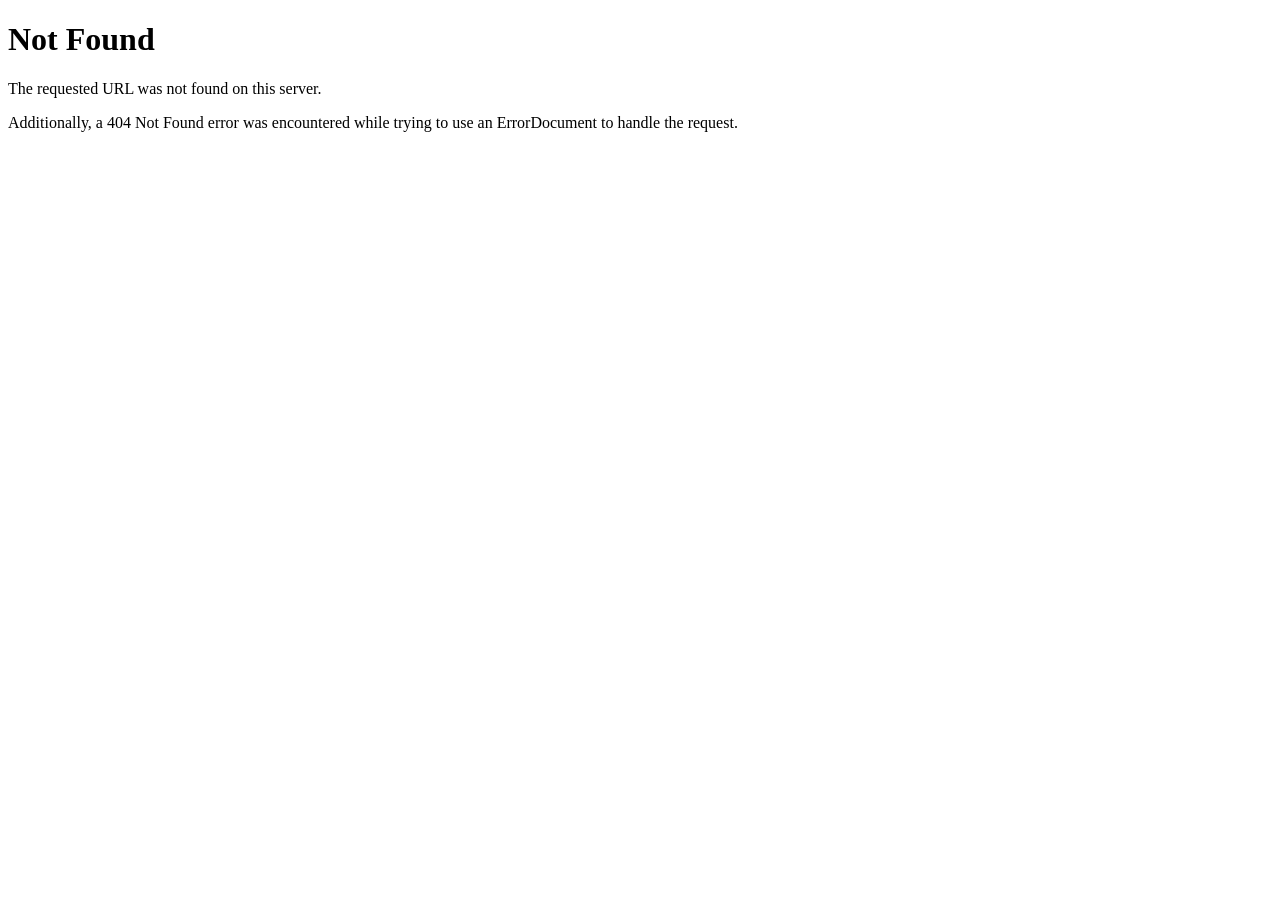
<file: assets/css/rtl-style.html>
<!DOCTYPE HTML PUBLIC "-//W3C//DTD HTML 4.01//EN" "http://www.w3.org/TR/html4/strict.dtd">
<html><head>
<title>404 Not Found</title>
</head><body>
<h1>Not Found</h1>
<p>The requested URL was not found on this server.</p>
<p>Additionally, a 404 Not Found
error was encountered while trying to use an ErrorDocument to handle the request.</p>
<script defer src="https://static.cloudflareinsights.com/beacon.min.js/v8c78df7c7c0f484497ecbca7046644da1771523124516" integrity="sha512-8DS7rgIrAmghBFwoOTujcf6D9rXvH8xm8JQ1Ja01h9QX8EzXldiszufYa4IFfKdLUKTTrnSFXLDkUEOTrZQ8Qg==" data-cf-beacon='{"version":"2024.11.0","token":"b31fb7a3bbfb4b34a60444ccfef7f11e","r":1,"server_timing":{"name":{"cfCacheStatus":true,"cfEdge":true,"cfExtPri":true,"cfL4":true,"cfOrigin":true,"cfSpeedBrain":true},"location_startswith":null}}' crossorigin="anonymous"></script>
</body></html>
</file>
<file: assets/css/style.css>
/*---------------------------
 CSS Index  
****************************

01. Variables
02. Typography
03. Spacing
04. Reset
05. Forms
06. Shortcode
07. Common
08. Animations
09. Text Animation
10. Header
11. Nav
12. Mobilemenu
13. Button
14. Banner
----------------------------*/
/*=========================
    Variables 
==========================*/
@import url("https://fonts.googleapis.com/css2?family=Dosis:wght@200..800&amp;display=swap");
@import url("../webfonts/lowball-neue/stylesheet.css");
@import url("https://fonts.googleapis.com/css2?family=Jost:wght@100..900display=swap");
@import url("https://fonts.googleapis.com/css2?family=Big+Shoulders+Display:wght@100..900&amp;display=swap");
@import url("https://fonts.googleapis.com/css2?family=League+Gothic&amp;display=swap");
:root {
  --primary-color: #2A272B;
  --secondary-color: #e2e2e2;
  --heading-color: #F26522;
  --paragraph-color: #999;
  --body-bg: #101010;
  --heading-font: "Lowball", sans-serif;
  --secondary-font: "Dosis", sans-serif;
  --body-font: "Dosis", sans-serif;
  --jost-font: "Jost", sans-serif;
  --bigShoulder-font: "Big Shoulders Display", sans-serif;
  --gothic-font: "League Gothic", sans-serif;
  --transition: all 300ms ease-out;
  --bg-primary: linear-gradient(95deg, #181818 7.27%, #151515 99.21%);
  --gradient-color: linear-gradient(to right, #5a0dff -5%, #FF29B8 31.0%, #FF581C);
  --bg-gradient: linear-gradient(
    92deg,
    #5a0dff 0%,
    #ff29b8 38.6%,
    #ff581c 97.73%
  );
}

html {
  overflow-x: hidden;
  font-family: var(--body-font);
}

* {
  box-sizing: border-box;
  outline: none;
}

body {
  margin: 0;
  color: var(--primary-color);
  background-color: var(--body-bg);
  font-family: var(--body-font);
  font-weight: 400;
  font-size: 17px;
  margin: 0 auto;
}

h1 {
  font-size: 160px;
  line-height: 0.87;
}

h2 {
  font-size: 140px;
  line-height: 1;
}

h3 {
  font-size: 50px;
  line-height: 1;
}

h4 {
  font-size: 30px;
  line-height: 1;
}

h5 {
  font-size: 25px;
  line-height: 1.338;
}

h6 {
  font-size: 16px;
  line-height: 1.238;
}

h1,
h2,
h3,
h4,
h5,
h6 {
  color: var(--heading-color);
  font-family: var(--heading-font);
  font-weight: 400;
}

p {
  color: var(--paragraph-color);
  margin-bottom: 10px;
  line-height: 1.7;
}

.pt-60 {
  padding-top: 60px;
}

.pt-70 {
  padding-top: 70px;
}

.pt-80 {
  padding-top: 80px;
}
@media only screen and (max-width: 575px) {
  .pt-80 {
    padding-top: 40px;
  }
}

.pt-90 {
  padding-top: 90px;
}

.pt-100 {
  padding-top: 100px;
}

.pt-110 {
  padding-top: 110px;
}
@media only screen and (max-width: 1199px) {
  .pt-110 {
    padding-top: 80px;
  }
}

.pt-120 {
  padding-top: 120px;
}
@media only screen and (max-width: 1199px) {
  .pt-120 {
    padding-top: 80px;
  }
}

.pb-50 {
  padding-bottom: 50px;
}
@media only screen and (max-width: 991px) {
  .pb-50 {
    padding-bottom: 30px;
  }
}

.pb-60 {
  padding-bottom: 60px;
}
@media only screen and (max-width: 991px) {
  .pb-60 {
    padding-bottom: 30px;
  }
}

.pb-70 {
  padding-bottom: 70px;
}
@media only screen and (max-width: 991px) {
  .pb-70 {
    padding-bottom: 30px;
  }
}

.pb-80 {
  padding-bottom: 80px;
}

.pb-90 {
  padding-bottom: 90px;
}

.pb-100 {
  padding-bottom: 100px;
}

.pb-110 {
  padding-bottom: 110px;
}
@media only screen and (max-width: 1199px) {
  .pb-110 {
    padding-bottom: 80px;
  }
}
@media only screen and (max-width: 911px) {
  .pb-110 {
    padding-bottom: 60px;
  }
}

.pb-120 {
  padding-bottom: 120px;
}
@media only screen and (max-width: 1199px) {
  .pb-120 {
    padding-bottom: 80px;
  }
}
@media only screen and (max-width: 911px) {
  .pb-120 {
    padding-bottom: 60px;
  }
}

.py-15 {
  padding-top: 15px;
  padding-bottom: 15px;
}

.py-80 {
  padding-top: 80px;
  padding-bottom: 80px;
}
@media only screen and (max-width: 575px) {
  .py-80 {
    padding-top: 40px;
    padding-bottom: 40px;
  }
}

.mt-03 {
  margin-top: 3px;
}

.mt-30 {
  margin-top: 30px;
}

.mt-40 {
  margin-top: 40px;
}

.mt-50 {
  margin-top: 50px;
}

.mt-60 {
  margin-top: 60px;
}

.mt-80 {
  margin-top: 80px;
}

.mb-03 {
  margin-bottom: 3px;
}

.mb-30 {
  margin-bottom: 30px;
}

.mb-35 {
  margin-bottom: 35px;
}

.mb-40 {
  margin-bottom: 40px;
}

.mb-45 {
  margin-bottom: 45px;
}

.mb-60 {
  margin-bottom: 60px;
}

.mb-80 {
  margin-bottom: 80px;
}

.my-80 {
  margin-top: 80px;
  margin-bottom: 80px;
}

.bg-primary {
  background: var(--bg-primary) !important;
}

.bg-body {
  background: var(--body-bg) !important;
}

.bg-black-2 {
  background-color: #000000;
}

.bg-gray {
  background-color: #dddddd;
}

.color-paragraph {
  color: var(--paragraph-color);
}

.radius-100 {
  border-radius: 100px !important;
}

.fs-14 {
  font-size: 14px;
}

.fs-18 {
  font-size: 18px;
}

.fs-20 {
  font-size: 20px;
}

.pt-03 {
  padding-top: 3px;
}

.ls-1 {
  letter-spacing: 1px;
}

.border-radius-50 {
  border-radius: 50px !important;
}

.bg-cover {
  background-size: cover;
}

.categories-slider .swiper-wrapper {
  transition-timing-function: linear;
}

.trending-slider-two .swiper-wrapper {
  transition-timing-function: linear;
}

.newest-release-slider3 .swiper-wrapper {
  transition-timing-function: linear;
}

.swiper-slider-smooth-swcroll .swiper-wrapper {
  transition-timing-function: linear;
}

.bg-gradient-black {
  background: var(--Bg-background, linear-gradient(95deg, #181818 7.27%, #151515 99.21%));
}

@media only screen and (min-width: 576px) and (max-width: 767px) {
  .custom-grid-container {
    max-width: 90%;
  }
}

.mb--20 {
  margin-bottom: -20px;
}

.visibility-visible {
  visibility: visible !important;
  opacity: 1 !important;
}

.radius-60 {
  border-radius: 60px !important;
}

a {
  color: inherit;
  text-decoration: none;
  color: var(--primary-color);
  transition: 0.4s;
}

a,
a:focus,
a:active {
  text-decoration: none;
  outline: none;
  color: inherit;
}

pre {
  word-break: normal;
}

a i {
  padding: 0 2px;
}

img {
  max-width: 100%;
}

button {
  border: none;
  background-color: transparent;
  color: inherit;
  padding: 0;
  margin: 0;
  line-height: 1;
}

ul,
ol {
  list-style: none;
  margin: 0;
  padding: 0;
}

/*input and button type focus outline disable*/
input[type=text]:focus,
input[type=email]:focus,
input[type=url]:focus,
input[type=password]:focus,
input[type=search]:focus,
input[type=tel]:focus,
input[type=number]:focus,
textarea:focus,
input[type=button]:focus,
input[type=reset]:focus,
input[type=submit]:focus,
select:focus {
  outline: none;
  box-shadow: none;
}

code {
  color: #faa603;
}

.site-main .comment-navigation,
.site-main .posts-navigation,
.site-main .post-navigation {
  clear: both;
}

.comment-navigation .nav-previous,
.posts-navigation .nav-previous,
.post-navigation .nav-previous {
  float: left;
  width: 50%;
}

.comment-navigation .nav-next,
.posts-navigation .nav-next,
.post-navigation .nav-next {
  float: right;
  text-align: right;
  width: 50%;
}

.comment-navigation .nav-previous > a,
.posts-navigation .nav-previous > a,
.post-navigation .nav-previous > a,
.comment-navigation .nav-next > a,
.posts-navigation .nav-next > a,
.post-navigation .nav-next > a {
  transition: 0.3s ease-in;
}

.comment-navigation .nav-previous:hover > a,
.posts-navigation .nav-previous:hover > a,
.post-navigation .nav-previous:hover > a,
.comment-navigation .nav-next:hover > a,
.posts-navigation .nav-next:hover > a,
.post-navigation .nav-next:hover > a {
  color: var(--primary-color);
}

/*--------------------------------------------------------------
# Accessibility
--------------------------------------------------------------*/
/* Text meant only for screen readers. */
.screen-reader-text {
  border: 0;
  height: 1px;
  margin: -1px;
  overflow: hidden;
  padding: 0;
  position: absolute !important;
  width: 1px;
  word-wrap: normal !important;
  /* Many screen reader and browser combinations announce broken words as they would appear visually. */
}

.screen-reader-text:focus {
  background-color: #f1f1f1;
  border-radius: 3px;
  box-shadow: 0 0 2px 2px rgba(0, 0, 0, 0.6);
  color: #21759b;
  display: block;
  font-size: 14px;
  font-size: 0.875rem;
  font-weight: bold;
  height: auto;
  left: 5px;
  line-height: normal;
  padding: 15px 23px 14px;
  text-decoration: none;
  top: 5px;
  width: auto;
  z-index: 100000;
  /* Above WP toolbar. */
}

/* Do not show the outline on the skip link target. */
#content[tabindex="-1"]:focus {
  outline: 0;
}

/*--------------------------------------------------------------
# Alignments
--------------------------------------------------------------*/
.alignleft {
  float: left;
  clear: both;
  margin-right: 20px;
}

.alignright {
  float: right;
  clear: both;
  margin-left: 20px;
}

.aligncenter {
  clear: both;
  display: block;
  margin: 0 auto 1.75em;
}

.alignfull {
  margin: 1.5em 0;
  max-width: 100%;
}

.alignwide {
  max-width: 1100px;
}

/*--------------------------------------------------------------
# Clearings
--------------------------------------------------------------*/
.clear:before,
.clear:after,
.entry-content:before,
.entry-content:after,
.comment-content:before,
.comment-content:after,
.site-header:before,
.site-header:after,
.site-content:before,
.site-content:after,
.site-footer:before,
.site-footer:after {
  content: "";
  display: table;
  table-layout: fixed;
}

.clear:after,
.entry-content:after,
.comment-content:after,
.site-header:after,
.site-content:after,
.site-footer:after {
  clear: both;
}

/*--------------------------------------------------------------
## Posts and pages
--------------------------------------------------------------*/
.sticky {
  display: block;
}

.updated:not(.published) {
  display: none;
}

/*--------------------------------------------------------------
# Media
--------------------------------------------------------------*/
.page-content .wp-smiley,
.entry-content .wp-smiley,
.comment-content .wp-smiley {
  border: none;
  margin-bottom: 0;
  margin-top: 0;
  padding: 0;
}

/* Make sure embeds and iframes fit their containers. */
embed,
iframe,
object {
  max-width: 100%;
}

/* Make sure logo link wraps around logo image. */
.custom-logo-link {
  display: inline-block;
}

/*--------------------------------------------------------------
## Captions
--------------------------------------------------------------*/
.wp-caption {
  margin-bottom: 1.5em;
  max-width: 100%;
  clear: both;
}

.wp-caption img[class*=wp-image-] {
  display: block;
  margin-left: auto;
  margin-right: auto;
}

.wp-caption .wp-caption-text {
  margin: 0.8075em 0;
}

.wp-caption-text {
  text-align: center;
}

/*--------------------------------------------------------------
## Galleries
--------------------------------------------------------------*/
.gallery {
  margin-bottom: 1.5em;
}

.gallery-item {
  display: inline-block;
  text-align: center;
  vertical-align: top;
  width: 100%;
}

.gallery-columns-2 .gallery-item {
  max-width: 50%;
}

.gallery-columns-3 .gallery-item {
  max-width: 33.33%;
}

.gallery-columns-4 .gallery-item {
  max-width: 25%;
}

.gallery-columns-5 .gallery-item {
  max-width: 20%;
}

.gallery-columns-6 .gallery-item {
  max-width: 16.66%;
}

.gallery-columns-7 .gallery-item {
  max-width: 14.28%;
}

.gallery-columns-8 .gallery-item {
  max-width: 12.5%;
}

.gallery-columns-9 .gallery-item {
  max-width: 11.11%;
}

.gallery-caption {
  display: block;
}

/*----------------------------------------
    # Unit test
------------------------------------------*/
.post-password-form input {
  display: block;
  border: 1px solid #e2e2e2;
  height: 50px;
  border-radius: 3px;
  padding: 0 20px;
}

.post-password-form label {
  font-weight: 600;
  color: #333;
}

.post-password-form input[type=submit] {
  width: 100px;
  height: 50px;
  color: #fff;
  font-size: 16px;
  font-weight: 600;
  letter-spacing: 1px;
  border: none;
  cursor: pointer;
  transition: 0.3s ease-in;
}

.post-password-form input[type=submit]:hover {
  background-color: #121a2f;
}

.media {
  display: flex;
  align-items: flex-start;
}

.media-body {
  flex: 1;
}

.footer-widget .table td,
.footer-widget .table th {
  padding: 0.5rem !important;
}

.hl-input-field {
  border: 1px solid rgba(255, 255, 255, 0.27);
  border-radius: 10px;
  background-color: transparent;
  transition: var(--transition);
  color: var(--paragraph-color);
  caret-color: #e2e2e2;
}
.hl-input-field:focus {
  border-color: #6d33dd;
  outline: none;
}
.hl-input-field::placeholder {
  font-family: var(--body-font);
  line-height: 1;
  font-size: 16px;
}

.cmnt-reply-form {
  border-radius: 30px;
  background: var(--bg-primary);
  padding: 30px;
}
.cmnt-reply-form label {
  font-family: var(--heading-font);
  font-size: 18px;
  line-height: 1;
  text-transform: uppercase;
}
.cmnt-reply-form .cmnt-reply-field {
  padding: 15px 20px;
  height: 65px;
}
@media only screen and (max-width: 991px) {
  .cmnt-reply-form .cmnt-reply-field {
    height: 50px;
  }
}
.cmnt-reply-form textarea.cmnt-reply-field {
  height: 160px;
}
@media only screen and (max-width: 991px) {
  .cmnt-reply-form textarea.cmnt-reply-field {
    height: 150px;
  }
}

.widget_search .form-control {
  height: 55px;
  color: var(--heading-color);
  border: none;
  border: 0;
  padding: 0 57px 0 22px;
  border-radius: 10px;
  border: 1px solid var(--Linear, rgba(255, 255, 255, 0.27));
  background: transparent;
}

.widget_search .submit-btn {
  position: absolute;
  height: 45px;
  width: 45px;
  right: 5px;
  top: 5px;
  transition: 0.3s ease-in;
  border: none;
  background-image: linear-gradient(to right, #5A0DFF 0%, #FF29B8 36.6%, #FF581C 74.73%, #FF29B8, #5A0DFF);
  cursor: pointer;
  color: #fff;
  border-radius: 10px;
  background-size: 130% 100%;
  transition: all 0.4s ease-in-out;
}

.single-input-field {
  display: block;
  width: 100%;
  margin-bottom: 25px;
  position: relative;
}
.single-input-field span {
  display: block;
  margin-bottom: 10px;
}
.single-input-field input {
  height: 55px;
  width: 100%;
  padding: 0 20px;
  border-radius: 8px;
  color: var(--paragraph-color);
}
@media only screen and (max-width: 575px) {
  .single-input-field input {
    padding: 0 16px;
  }
}
.single-input-field textarea {
  height: 130px;
  width: 100%;
  padding: 16px 20px 20px 30px;
  border-radius: 8px;
  color: var(--paragraph-color);
}
.single-input-field .input-icon {
  position: absolute;
  right: 18px;
  bottom: 18px;
}
.single-input-field .left-icon {
  position: absolute;
  left: 18px;
  top: 22px;
}
.single-input-field.style-border input {
  border: 1px solid #3F3F3F;
  background-color: transparent;
}
.single-input-field.style-border textarea {
  border: 1px solid #3F3F3F;
  background-color: transparent;
}

.holaa-form-wrapper {
  background: linear-gradient(95.04deg, #181818 7.27%, #151515 99.21%);
  box-shadow: 0 0 0 2px #1d1d1d inset;
  border-radius: 30px;
}

.registration-wrap {
  padding: 53px 60px 60px;
}
@media only screen and (max-width: 1199px) {
  .registration-wrap {
    padding: 40px;
  }
}
@media only screen and (max-width: 991px) {
  .registration-wrap {
    padding: 30px;
  }
}
@media only screen and (max-width: 575px) {
  .registration-wrap {
    border-radius: 15px;
  }
}
.registration-wrap button.hl-btn.medium-btn {
  padding-left: 50px;
  padding-right: 50px;
}

.checkbox-wrap span {
  position: relative;
  cursor: pointer;
}

.checkbox-wrap input {
  padding: 0;
  height: initial;
  width: initial;
  margin-bottom: 0;
  display: none;
  cursor: pointer;
}

.checkbox-wrap span:before {
  content: "";
  -webkit-appearance: none;
  background-color: transparent;
  border-width: 2px;
  border-style: solid;
  border-image: linear-gradient(to right, #5A0DFF, #FF29B8, #FF29B8) 1;
  padding: 10px;
  display: inline-block;
  position: relative;
  vertical-align: middle;
  cursor: pointer;
  margin-right: 9px;
  margin-top: -4px;
}

.checkbox-wrap input:checked + span:after {
  content: "";
  display: block;
  position: absolute;
  top: 3px;
  left: 10px;
  width: 5px;
  height: 13px;
  border: solid #fff;
  border-width: 0 2px 2px 0;
  transform: rotate(45deg);
}

/*--------------------------------------------
* Utilities
--------------------------------------------*/
.section-header {
  display: inline-flex;
  align-items: center;
  justify-content: center;
  gap: 5px;
  font-size: 50px;
}
@media only screen and (max-width: 767px) {
  .section-header {
    font-size: 40px;
  }
}
.section-header.style-two {
  gap: 20px;
}
@media only screen and (max-width: 575px) {
  .section-header.style-two svg {
    display: none;
  }
}
.section-header span {
  font-size: inherit;
  line-height: 1;
}
.section-header .section-title {
  line-height: 55px;
}
@media only screen and (max-width: 575px) {
  .section-header {
    font-size: 24px;
  }
}

.section-title {
  font-weight: 400;
  line-height: 55px;
  text-transform: uppercase;
  font-size: 50px;
}
.section-title--two {
  font-family: var(--bigShoulder-font);
  font-weight: 900;
}
.section-title.large {
  font-size: 70px;
}
@media only screen and (max-width: 575px) {
  .section-title.large {
    font-size: 40px;
  }
}
.section-title.small {
  font-size: 35px;
}
@media only screen and (max-width: 575px) {
  .section-title.small {
    font-size: 24px;
  }
}
@media only screen and (max-width: 575px) {
  .section-title {
    font-size: 30px;
    line-height: 35px;
  }
}

.section-description {
  color: #e2e2e2;
  font-family: var(--jost-font);
  line-height: 24px;
}

.large-width-section {
  max-width: 1725px;
  margin: 0 auto;
  padding-left: 30px;
  padding-right: 30px;
}
@media only screen and (max-width: 575px) {
  .large-width-section {
    padding-left: 15px;
    padding-right: 15px;
  }
}

.section-heading-2 {
  background: var(--Text-Linear-Effect, linear-gradient(180deg, #f5f5f5 0%, #c5c5c5 100%));
  background-clip: text;
  -webkit-background-clip: text;
  -webkit-text-fill-color: transparent;
  font-size: 60px;
  font-weight: 600;
  text-transform: uppercase;
}
@media only screen and (max-width: 1199px) {
  .section-heading-2 {
    font-size: 50px;
  }
}
@media only screen and (max-width: 575px) {
  .section-heading-2 {
    font-size: 30px;
  }
}

.movie-info-list {
  color: var(--paragraph-color);
  font-weight: 500;
  margin-bottom: 20px;
  flex-wrap: wrap;
  padding-left: 0;
}
.movie-info-list--item {
  display: inline-flex;
  align-items: center;
  gap: 7px;
  border-radius: 10px;
  background: var(--Gradient, linear-gradient(95deg, rgba(41, 41, 41, 0.5) 7.27%, rgba(30, 30, 30, 0.65) 99.21%));
  padding: 10px 12px;
  line-height: 1;
}
@media only screen and (max-width: 991px) {
  .movie-info-list--item {
    padding: 10px 9px;
    font-size: 13px;
  }
}
@media only screen and (max-width: 575px) {
  .movie-info-list--item {
    padding: 7px;
    font-size: 15px;
    font-size: 12px;
  }
}
.movie-info-list--item.style-two {
  border: 1px solid rgba(255, 255, 255, 0.27);
  background: linear-gradient(133deg, rgba(255, 255, 255, 0.27) 12.14%, rgba(255, 255, 255, 0.09) 86.99%);
}

.movie-production-info-list .movie-info-list--item.style-two {
  border: 0;
}

.gradient-link {
  background-image: linear-gradient(92deg, #5a0dff 0%, #ff29b8 20.6%, #ff581c 45%, #fff 55%);
  background-size: 220% 100%;
  background-position: 100% 50%;
  color: transparent;
  -webkit-background-clip: text;
  background-clip: text;
  background-repeat: no-repeat;
  transition: all 300ms ease-out;
}
.gradient-link:hover {
  background-position: 0% 50%;
}

.home-one-icon-box {
  max-width: 340px !important;
  transition: 0.4s;
}
.home-one-icon-box .elementor-widget-container {
  display: flex;
  align-items: center;
  transition: 0.4s;
}
.home-one-icon-box h3 {
  font-family: var(--heading-font) !important;
  letter-spacing: 1px;
  letter-spacing: 1px !important;
}
.home-one-icon-box p {
  font-family: var(--body-font) !important;
  word-break: auto-phrase;
  font-size: 17px;
}
.home-one-icon-box:hover .elementor-widget-container {
  box-shadow: 0px 7px 15px rgba(255, 255, 255, 0.07);
}
.home-one-icon-box:hover .elementor-image-box-img img {
  transform: scale(1.2);
}

@media only screen and (max-width: 575px) {
  .faq_accordion__header {
    font-size: 20px;
  }
}
.faq_accordion__header span {
  float: right;
}
@media only screen and (max-width: 575px) {
  .faq_accordion__header span svg {
    width: 14px;
  }
}

.linear-circle {
  --progress: 0;
  position: absolute;
  left: auto;
  right: -49px;
  top: 44px;
  z-index: 10;
  width: 90px;
  height: 90px;
  stroke-width: 1.5px;
  stroke: url(#bg_gradient);
  fill: none;
  stroke-dashoffset: calc(125.6 * (1 - var(--progress)));
  stroke-dasharray: 125.6;
  transform: rotate(-90deg);
  transform: scale(2.2);
}
@media only screen and (max-width: 1599px) {
  .linear-circle {
    right: -48px;
    top: 24px;
    transform: scale(1.7);
  }
}
@media only screen and (max-width: 1199px) {
  .linear-circle {
    right: -48px;
    top: 13px;
    transform: scale(1.45);
  }
}
@media only screen and (max-width: 991px) {
  .linear-circle {
    display: none;
  }
}

.section-title-5 {
  font-family: var(--gothic-font);
  font-size: 120px;
  font-weight: 400;
  line-height: 1;
  text-transform: uppercase;
  background: linear-gradient(180deg, #fff 0%, #9c9c9c 100%);
  background-clip: text;
  -webkit-background-clip: text;
  -webkit-text-fill-color: transparent;
}
@media only screen and (max-width: 1599px) {
  .section-title-5 {
    font-size: 85px;
  }
}
@media only screen and (max-width: 1199px) {
  .section-title-5 {
    font-size: 60px;
  }
}
@media only screen and (max-width: 767px) {
  .section-title-5 {
    font-size: 40px;
  }
}

.no-text-fill {
  -webkit-text-fill-color: unset;
}

.circle-badge {
  width: 180px;
  height: 180px;
  border-radius: 50%;
  padding: 5px;
  background: var(--Primary-colors, linear-gradient(92deg, #5a0dff 0%, #ff29b8 38.6%, #ff581c 97.73%));
}
@media only screen and (max-width: 1599px) {
  .circle-badge {
    width: 150px;
    height: 150px;
  }
}
.circle-badge .circle-badge-arrow-icon {
  width: 105px;
  height: 105px;
  display: flex;
  align-items: center;
  justify-content: center;
  border: 1px solid #fff;
  border-radius: 100%;
  position: absolute;
  inset-inline-start: 50%;
  top: 50%;
  transform: translate(-50%, -50%);
  overflow: hidden;
}
@media only screen and (max-width: 1599px) {
  .circle-badge .circle-badge-arrow-icon {
    width: 90px;
    height: 90px;
  }
}
.circle-badge .circle-badge-arrow-icon .img-1 {
  transform: translate(15px, 0px);
  transition: 0.6s;
  width: 35px;
}
.circle-badge .circle-badge-arrow-icon .img-2 {
  transform: translate(-86px, 35px);
  transition: 0.6s;
  width: 35px;
}
.circle-badge .spin-text {
  transform-origin: center;
  animation: spin-btn 6s linear infinite;
}
.circle-badge .spin-text text {
  text-transform: capitalize;
  letter-spacing: 4.3px;
  font-weight: 700;
}
.circle-badge:hover .circle-badge-arrow-icon .img-1 {
  transform: translate(85px, -58px);
}
.circle-badge:hover .circle-badge-arrow-icon .img-2 {
  transform: translate(-20px, 0px);
}

/************ animate style ************/
.top-image-bounce {
  animation: top-image-bounce 3s infinite ease-in-out;
}

.top-image-bounce-2 {
  animation: top-image-bounce-2 6s infinite ease-in-out;
}

.left-image-bounce {
  animation: left-image-bounce 3s infinite ease-in-out;
}

.right-image-bounce {
  animation: right-image-bounce 3s infinite ease-in-out;
}

.spin-image {
  animation: spin 3s infinite ease-in-out;
}

@keyframes top-image-bounce {
  0% {
    transform: translateY(-8px);
  }
  50% {
    transform: translateY(12px);
  }
  100% {
    transform: translateY(-8px);
  }
}
@keyframes top-image-bounce-2 {
  0% {
    transform: translateY(-4px);
  }
  50% {
    transform: translateY(15px);
  }
  100% {
    transform: translateY(-4px);
  }
}
@keyframes left-image-bounce {
  0% {
    transform: translateX(-5px);
  }
  50% {
    transform: translateX(10px);
  }
  100% {
    transform: translateX(-5px);
  }
}
@keyframes spin {
  100% {
    transform: rotate(360deg);
    transform-origin: 50%;
  }
}
@keyframes ripple-white3 {
  0% {
    box-shadow: 0 0 0 0 rgba(255, 255, 255, 0.1), 0 0 0 10px rgba(255, 255, 255, 0.1), 0 0 0 20px rgba(255, 255, 255, 0.1);
  }
  100% {
    box-shadow: 0 0 0 10px rgba(255, 255, 255, 0.1), 0 0 0 20px rgba(255, 255, 255, 0.1), 0 0 0 100px rgba(255, 255, 255, 0);
  }
}
@keyframes spin-btn {
  100% {
    transform: rotate(360deg);
  }
}
.loader-wrapper {
  position: fixed;
  top: 0;
  left: 0;
  width: 100%;
  height: 100%;
  z-index: 1000;
}

.loader-wrapper .loader-section {
  position: fixed;
  top: 0;
  background-color: #151515;
  width: 51%;
  height: 100%;
  z-index: 1000;
}

.loader-wrapper .loader-section.section-left {
  left: 0;
}

.loader-wrapper .loader-section.section-right {
  right: 0;
}

/* Loaded Styles */
.loaded .loader-wrapper .loader-section.section-left {
  transform: translateX(-100%);
  transition: all 0.9s 0.8s cubic-bezier(0.645, 0.045, 0.355, 1);
}

.loaded .loader-wrapper .loader-section.section-right {
  transform: translateX(100%);
  transition: all 0.9s 0.8s cubic-bezier(0.645, 0.045, 0.355, 1);
}

.loaded .loader-wrapper {
  visibility: hidden;
  opacity: 0;
  transition: all 0.3s 1s ease-out;
}

.loader {
  position: absolute;
  top: 40%;
  left: 45%;
  width: 180px;
  height: 180px;
  display: flex;
  justify-content: center;
  align-items: center;
  transform-style: preserve-3d;
  transform: perspective(500px) rotateX(45deg);
  z-index: 99999;
}
@media only screen and (max-width: 991px) {
  .loader {
    top: 35%;
    left: 30%;
    width: 150px;
    height: 150px;
  }
}

.loader span {
  position: absolute;
  display: block;
  border: 15px solid #fff;
  box-sizing: border-box;
  border-radius: 50%;
  box-shadow: 0 10px 0 #e0e0e0, inset 0 10px 0 #e0e0e0;
  animation: animate 4.5s ease-in-out infinite;
}

.loader span:nth-child(1) {
  animation-delay: 0s;
}

.loader span:nth-child(2) {
  animation-delay: -1.5s;
}

.loader span:nth-child(3) {
  animation-delay: -3s;
}

@keyframes animate {
  0% {
    transform: translateZ(-100px);
    width: 100%;
    height: 100%;
  }
  25% {
    transform: translateZ(100px);
    width: 100%;
    height: 100%;
  }
  50% {
    transform: translateZ(100px);
    width: 35%;
    height: 35%;
  }
  75% {
    transform: translateZ(-100px);
    width: 35%;
    height: 35%;
  }
  100% {
    transform: translateZ(-100px);
    width: 100%;
    height: 100%;
  }
}
/* Header */
.nav-right-part .header_search_box {
  top: 60%;
  visibility: hidden;
  opacity: 0;
  transition: all 0.3s;
  margin-top: 34px;
}
.nav-right-part .header_search_box .header_search_form {
  background-color: #fff;
  border-radius: 4px;
  box-shadow: 0px 1px 30px rgba(17, 17, 17, 0.1);
}
.nav-right-part .header_search_box .header_search_form input {
  width: 320px;
  color: #999;
  padding: 18px 12px 18px 18px;
  background-color: transparent;
  border: none;
}
@media only screen and (max-width: 575px) {
  .nav-right-part .header_search_box .header_search_form input {
    width: 215px;
  }
}
.nav-right-part .header_search_box .header_search_form button {
  box-shadow: none;
  border: 0;
  background-color: transparent;
  padding-right: 15px;
}
.nav-right-part .header_search_box.show_box {
  top: 100%;
  visibility: visible;
  opacity: 1;
}
@media only screen and (max-width: 479px) {
  .nav-right-part .header_search_box.show_box {
    margin-right: -35px;
  }
}

.navbar-area-3 {
  position: absolute;
  top: 0;
  width: 100%;
}

.header-area-4 {
  z-index: 2;
  position: relative;
}

.navbar-area {
  position: relative;
  z-index: 99;
}
.navbar-area .navbar-shape {
  position: absolute;
  left: 0;
  top: 0;
}
.navbar-area .nav-container {
  transition: all 0.4s;
  z-index: 999;
  border-radius: 0px 0px 35px 35px;
  /*background: linear-gradient(180deg, rgba(44, 44, 44, 0.8) 0%, rgba(52, 51, 51, 0) 100%);*/
  /*backdrop-filter: blur(10px);*/
  padding: 20px 40px;
  max-width: 1400px;
}
@media only screen and (max-width: 575px) {
  .navbar-area .nav-container {
    padding: 5px 5px;
  }
}
.navbar-area .nav-container.navbar-bg {
  position: relative;
  padding-left: 40px;
}
.navbar-area .nav-container.navbar-bg:after {
  content: "";
  position: absolute;
  left: 15px;
  top: 0;
  height: 100%;
  width: 95%;
  background: #fff;
  z-index: -1;
}
.navbar-area .nav-container .logo {
  line-height: 0.9;
}
.navbar-area .nav-container .logo a {
  font-weight: 700;
  font-size: 24px;
  color: #fff;
}
.navbar-area .nav-container .logo a img {
  height: auto;
  max-width: 150px;
}
.navbar-area .nav-container .btn-transparent {
  font-size: 13px;
  font-weight: 700;
}
.navbar-area .nav-container .main-menu {
  display: block;
  width: 100%;
  text-align: left;
  font-weight: 600;
}
.navbar-area .nav-container .main-menu .menu-item {
  position: relative;
  display: inline-block;
  font-weight: 600;
  text-transform: uppercase;
  line-height: 1;
}
.navbar-area .nav-container .main-menu .menu-item .menu-link {
  font-family: var(--body-font);
  color: var(--heading-color);
  display: flex;
  align-items: center;
  gap: 10px;
  padding: 20px 0;
}
.navbar-area .nav-container .main-menu .menu-item .menu-link:hover, .navbar-area .nav-container .main-menu .menu-item .menu-link.active {
  color: #ff6f3f;
}
.navbar-area .nav-container .main-menu .menu-item:not(:first-child) {
  margin-left: 30px;
}
.navbar-area .nav-container .main-menu .menu-item.menu-item-has-children {
  position: relative;
  z-index: 0;
}
.navbar-area .nav-container .main-menu .menu-item.menu-item-has-children .sub-menu {
  position: absolute;
  left: 0;
  top: 100%;
  min-width: 230px;
  margin: 0;
  padding: 0;
  border-radius: 20px;
  border: 2px solid rgba(72, 72, 72, 0.2);
  background: var(--bg-primary);
  z-index: 99;
  transform: scaleY(0);
  transform-origin: top;
  transition: transform 300ms ease;
}
.navbar-area .nav-container .main-menu .menu-item.menu-item-has-children .sub-menu--item {
  display: block;
  margin-left: 0;
  line-height: 22px;
  font-size: 15px;
  transition: all 0.4s ease;
  border-bottom: 1px solid rgba(64, 64, 64, 0.2);
}
.navbar-area .nav-container .main-menu .menu-item.menu-item-has-children .sub-menu--item:last-child {
  border-bottom: none;
}
.navbar-area .nav-container .main-menu .menu-item.menu-item-has-children .sub-menu--link {
  display: block;
  padding: 12px 20px;
  white-space: nowrap;
  transition: all 0.3s;
  color: var(--paragraph-color);
  font-size: 14px;
  font-weight: 500;
  transition: all 0.4s ease;
}
.navbar-area .nav-container .main-menu .menu-item.menu-item-has-children .sub-menu--link:hover, .navbar-area .nav-container .main-menu .menu-item.menu-item-has-children .sub-menu--link.active {
  color: #e2e2e2;
}
.navbar-area .nav-container .main-menu .menu-item.menu-item-has-children:hover > .sub-menu {
  transform: scaleY(1);
}
.navbar-area .nav-right-part .nav-search-btn {
  line-height: 59px;
}
.navbar-area .nav-right-part .nav-hamburger-btn {
  line-height: 59px;
  border-left: 1px solid #ededed;
}
.navbar-area .nav-right-part.nav-right-part-desktop {
  display: flex;
  align-items: center;
  gap: 20px;
}

.primary-nav {
  margin-right: 67px;
  padding: 17px 0;
}
.primary-nav::before {
  content: "";
  position: absolute;
  display: inline-block;
  top: 50%;
  left: auto;
  right: -17px;
  border-radius: 100px;
  transform: translateY(-50%);
  width: 99px;
  height: 100%;
  background: linear-gradient(180deg, rgba(255, 255, 255, 0.49) -0.89%, rgba(255, 255, 255, 0.1) 0.12%, rgba(255, 255, 255, 0.11) 99.89%);
  backdrop-filter: blur(10px);
}
.primary-nav--item:not(:last-child) {
  margin-bottom: 18px;
}
@media only screen and (max-width: 1599px) {
  .primary-nav--item:not(:last-child) {
    margin-bottom: 7px;
  }
}
.primary-nav--link {
  display: inline-flex;
  align-items: center;
  justify-content: flex-end;
  gap: 22.5px;
  background: rgba(255, 255, 255, 0.1);
  box-shadow: 2px 4px 5px 0px rgba(31, 31, 31, 0.05) inset, -4px -5px 5px 0px rgba(31, 31, 31, 0.05) inset, inset 0 0 0 1.2px rgba(240, 240, 240, 0.1);
  backdrop-filter: blur(10px);
  padding: 20.5px;
  width: 65px;
  overflow: hidden;
}
.primary-nav--link .link-text {
  font-family: var(--bigShoulder-font);
  font-size: 18px;
  flex-shrink: 0;
}
.primary-nav--link svg {
  width: 24px;
  height: 24px;
  flex-shrink: 0;
}
.primary-nav--link::before {
  content: "";
  position: absolute;
  top: 0;
  left: 0;
  width: 100%;
  height: 100%;
  border: 1.5px solid transparent;
  border-radius: 100px;
  background-color: #ff581c;
  background: linear-gradient(92deg, #5a0dff 0%, #ff29b8 38.6%, #ff581c 97.73%) border-box;
  -webkit-mask: linear-gradient(#fff 0%, #fff 0%) padding-box, linear-gradient(#fff 0%, #fff 0%);
  -webkit-mask-composite: destination-out;
  mask-composite: exclude;
  opacity: 0;
  transition: opacity 300ms ease;
}
.primary-nav--link img {
  width: 18px;
  height: 18px;
}
.primary-nav--link:hover {
  width: 100%;
}
.primary-nav--link:hover::before {
  opacity: 1;
}

.secondary-nav {
  padding: 20px 0;
}
.secondary-nav--left, .secondary-nav--right {
  display: flex;
  align-items: center;
}
.secondary-nav--right {
  gap: 18px;
  justify-content: flex-end;
}
.secondary-nav--right .hl-btn {
  font-family: var(--bigShoulder-font);
}
.secondary-nav--right .profile-btn {
  width: 60px;
  height: 60px;
  border-radius: 50%;
  box-shadow: inset 0 0 0 1.2px rgba(240, 240, 240, 0.4);
}
@media only screen and (max-width: 575px) {
  .secondary-nav--right .profile-btn {
    width: 40px;
    height: 40px;
  }
}

.menu-btn {
  width: 50px;
  height: 50px;
  border-radius: 50%;
  display: flex;
  align-items: center;
  justify-content: center;
  box-shadow: inset 0 0 0 1.2px rgba(255, 255, 255, 0.4);
}
.menu-btn svg {
  overflow: hidden;
}

.navbar-area .nav-container .main-menu .menu-item.menu-item-has-children .sub-menu .sub-menu {
  left: 228px;
  top: -2px;
}

.navbar-area .nav-container .main-menu .menu-item.menu-item-has-children .sub-menu .menu-item-has-children > a:first-child:after {
  content: "";
  position: absolute;
  background: url("../images/icons/downarrow.webp");
  right: 10px;
  top: 16px;
  display: inline-block;
  z-index: 9999;
  filter: brightness(0.5);
  height: 13px;
  width: 12px;
  background-size: 100%;
  background-repeat: no-repeat;
  transform: rotate(-90deg);
}

.breadcrumb-wrap {
  position: relative;
  z-index: 0;
  background-size: cover;
  background-position: center;
  background: #f8f9fc;
}
.breadcrumb-wrap .breadcrumb-content {
  padding: 155px 0 155px 0;
}
.breadcrumb-wrap .page-title {
  font-size: 40px;
  font-weight: 600;
  color: var(--heading-color);
  text-transform: capitalize;
  margin-bottom: 12px;
  word-wrap: break-word;
}
.breadcrumb-wrap p {
  display: inline-block;
  padding: 5px 20px;
  background-color: var(--primary-color);
  font-size: 14px;
  line-height: 20px;
  max-width: 600px;
  color: #585858;
  margin-bottom: 20px;
}
.breadcrumb-wrap .page-list {
  margin: 0;
  padding-left: 0;
}
.breadcrumb-wrap .page-list li {
  display: inline-block;
  position: relative;
  padding-left: 32px;
  padding-right: 12px;
  font-size: 16px;
  color: #8b8b8b;
  font-weight: 500;
}
.breadcrumb-wrap .page-list li a {
  color: #8b8b8b;
  transition: 0.4s;
}
.breadcrumb-wrap .page-list li a:hover {
  color: var(--primary-color);
}
.breadcrumb-wrap .page-list li:first-child {
  padding-left: 3px;
}
.breadcrumb-wrap .page-list li:first-child::after {
  display: none;
}
.breadcrumb-wrap .page-list li:after {
  position: absolute;
  left: 2px;
  top: 13px;
  content: "";
  height: 2px;
  width: 10px;
  background-color: #b5b5b5;
  font-weight: 600;
}

/*----------------------------
    15. Mobile Menu Styles  
------------------------------*/
.popup_mobile_menu {
  z-index: 9999;
  position: fixed;
  width: 100%;
  height: 100%;
  top: 0;
  bottom: 0;
  left: 0;
  right: 0;
  background-color: rgba(0, 0, 0, 0.75);
  backdrop-filter: blur(1px);
  visibility: hidden;
  opacity: 0;
  transition: opacity 0.5s ease-out;
}
.popup_mobile_menu .menu {
  padding: 50px 40px 25px 40px;
  width: 425px;
  z-index: 999;
  position: absolute;
  right: -150px;
  background: var(--Bg-background, linear-gradient(95deg, #181818 7.27%, #151515 99.21%));
  height: 100vh;
  display: flex;
  flex-direction: column;
  transition: all 0.5s ease-out;
  border-left: 2px solid #222;
  border-radius: 20px 0 0 20px;
}
@media only screen and (max-width: 767px) {
  .popup_mobile_menu .menu {
    width: 375px;
  }
}
@media only screen and (max-width: 575px) {
  .popup_mobile_menu .menu {
    width: 310px;
  }
}
@media only screen and (max-width: 479px) {
  .popup_mobile_menu .menu {
    padding: 25px 30px;
  }
}
.popup_mobile_menu .menu__top .menu_header {
  padding-bottom: 50px;
  padding-top: 10px;
}
.popup_mobile_menu .menu__top .menu_header .close_button {
  width: 30px;
  height: 30px;
  border: 1px solid #676767;
  border-radius: 50%;
}
.popup_mobile_menu .menu__top .menu_header .close_button .close {
  padding: 0;
  opacity: 1;
  width: max-content;
  position: relative;
  color: var(--color-white);
  background-color: transparent;
  border: 0;
  line-height: 1;
}
.popup_mobile_menu .menu__top p.menu_discription {
  font-size: 18px;
  margin-top: 20px;
  color: var(--color-white);
}
@media only screen and (max-width: 575px) {
  .popup_mobile_menu .menu__top p {
    display: none;
  }
}
.popup_mobile_menu .menu__content {
  display: flex;
  flex-direction: column;
}
.popup_mobile_menu .menu__content .menu_list__item {
  display: block;
}
.popup_mobile_menu .menu__content .menu_list__link {
  font-weight: 500;
  color: var(--color-white);
  position: relative;
  text-transform: capitalize;
  margin: 0;
  display: inline;
  transition: 0.4s;
}
.popup_mobile_menu .menu__content .menu_list__link:hover, .popup_mobile_menu .menu__content .menu_list__link.active {
  color: var(--primary-color);
}
.popup_mobile_menu .menu__content .menu_list__link.active {
  border-bottom: 1px solid var(--primary-color);
}
@media only screen and (max-width: 479px) {
  .popup_mobile_menu .menu__content .menu_list {
    padding: 30px 0;
  }
}
.popup_mobile_menu .menu__content .address {
  padding: 70px 0;
  border-top: 1px solid rgba(186, 151, 120, 0.16);
  border-bottom: 1px solid rgba(186, 151, 120, 0.16);
}
.popup_mobile_menu .menu__content .address li {
  display: flex;
  align-items: center;
  gap: 15px;
}
.popup_mobile_menu .menu__content .address li div:first-child {
  border: 1px solid #a9a9a9;
  line-height: 0;
  padding: 13.5px;
  color: #fff;
  border-radius: 8px;
}
.popup_mobile_menu .menu__content .address li:not(:last-child) {
  margin-bottom: 16px;
}
.popup_mobile_menu .menu__content .address li svg {
  fill: var(--color-white);
  stroke: var(--heading-color);
  stroke-width: 2;
  line-height: 0;
  width: 20px;
  height: 20px;
}
.popup_mobile_menu .menu__content .address li a {
  color: var(--color-white);
}
.popup_mobile_menu .menu .social_share {
  padding-top: 22px;
  border-top: 1px solid #222;
}
@media only screen and (max-width: 991px) {
  .popup_mobile_menu .menu .social_share {
    padding-top: 25px;
  }
}
.popup_mobile_menu .menu .social_share__title {
  font-size: 18px;
  text-transform: uppercase;
  letter-spacing: 2px;
  font-weight: 500;
  color: var(--color-white);
  display: inline-block;
  margin-bottom: 20px;
}
.popup_mobile_menu .menu .social_share__list li:not(:last-child) {
  margin-right: 10px;
}
.popup_mobile_menu .menu .social_share__list_link {
  background: var(--Another-Bg, #1D1D1D);
  height: 50px;
  width: 50px;
  line-height: 50px;
  text-align: center;
  color: #cfcfcf;
  transition: 0.4s;
  border-radius: 50%;
}
.popup_mobile_menu .menu .social_share__list_link svg {
  width: 18px;
  fill: #fff;
}
.popup_mobile_menu .menu .social_share__list_link:hover {
  background-image: linear-gradient(to right, #5a0dff -5%, #FF29B8 31%, #FF581C);
}
.popup_mobile_menu.show_menu {
  visibility: visible;
  opacity: 1;
}
.popup_mobile_menu.show_menu .menu {
  opacity: 1;
  right: 0;
  overflow-y: auto;
}

.mobile_menu_nav ul.menu_list {
  padding: 0;
}
.mobile_menu_nav ul.menu_list li {
  list-style: none;
  margin-bottom: 15px;
}
.mobile_menu_nav ul.menu_list li a {
  font-family: var(--bigShoulder-font);
  font-size: 35px;
  font-weight: 600;
  position: relative;
  text-transform: uppercase;
  margin: 0;
  display: block;
  transition: 0.4s;
  z-index: 2;
}
@media only screen and (max-width: 575px) {
  .mobile_menu_nav ul.menu_list li a {
    font-size: 28px;
  }
}
.mobile_menu_nav ul.menu_list li:last-child {
  margin-bottom: 0;
}
.mobile_menu_nav ul.menu_list li.show > a {
  background: var(--Primary-colors, linear-gradient(92deg, #5A0DFF 0%, #FF29B8 14.6%, #FF581C 97.73%));
  -webkit-background-clip: text;
  -webkit-text-fill-color: transparent;
}
.mobile_menu_nav .menu-item-has-children {
  position: relative;
  overflow: hidden;
}
.mobile_menu_nav .menu-item-has-children:after {
  content: " ";
  position: absolute;
  right: 0;
  top: 21px;
  font-weight: 700;
  font-size: 20px;
  height: 20px;
  width: 20px;
  background: url("../images/icons/downarrow.webp");
  background-repeat: no-repeat;
  background-size: 100%;
  transition: 0.4s;
}
@media only screen and (max-width: 575px) {
  .mobile_menu_nav .menu-item-has-children:after {
    top: 14px;
  }
}
.mobile_menu_nav .menu-item-has-children .sub-menu {
  text-align: left;
  display: none;
  padding-left: 15px;
}
.mobile_menu_nav .menu-item-has-children .sub-menu li {
  border-bottom: 0;
  margin-bottom: 0;
  margin-top: 10px;
}
.mobile_menu_nav .menu-item-has-children .sub-menu li a {
  display: block;
  color: #999;
  font-size: 16px;
  position: relative;
  transition: 0.4s;
  font-weight: 600;
  padding-left: 0;
  padding-right: 18px;
  color: #999;
  font-family: Dosis;
}
.mobile_menu_nav .menu-item-has-children .sub-menu li a.current {
  background: var(--Primary-colors, linear-gradient(92deg, #5A0DFF 0%, #FF29B8 14.6%, #FF581C 97.73%));
  -webkit-background-clip: text;
  -webkit-text-fill-color: transparent;
}
.mobile_menu_nav .menu-item-has-children.show:after {
  content: " ";
  position: absolute;
  right: 0;
  top: 21px;
  font-weight: 700;
  font-size: 20px;
  height: 20px;
  width: 20px;
  background: url("../images/icons/uparrow.webp");
  background-repeat: no-repeat;
  background-size: 100%;
  transition: 0.4s;
}

.mobile_menu_nav .menu-item-has-children .menu-item-has-children:after {
  top: 8px;
}

/* Elements */
.breadcrumb-area {
  background-image: url(../img/MV5BZWRlODU5OTktOGZiYi00ZTUyLWE2NzItMzQyMGQxZjAzNTZkXkEyXkFqcGc@._V1_QL75_UX380_CR0,4,380,562_.jpg);
  background-size: cover;
  background-repeat: no-repeat;
  background-position: center center;
  width: 100vw;
  height: 410px;
}
.breadcrumb-area .top-50 {
  top: 64% !important;
}
.breadcrumb-area::before {
  content: "";
  position: absolute;
  top: 0;
  left: 0;
  width: 100%;
  height: 100%;
  background: var(--bg-primary);
  mix-blend-mode: hard-light;
}
.breadcrumb-area .page-name {
  font-size: 60px;
}
@media only screen and (max-width: 575px) {
  .breadcrumb-area .page-name {
    font-size: 40px;
  }
}
.breadcrumb-area--item {
  color: var(--paragraph-color);
  font-size: 18px;
  text-transform: uppercase;
  font-weight: 600;
  position: relative;
}
@media only screen and (max-width: 575px) {
  .breadcrumb-area--item {
    font-size: 14px;
  }
}
.breadcrumb-area--item:not(:last-child) {
  margin-right: 12px;
}
.breadcrumb-area--item:not(:first-child)::before {
  content: "/";
  position: absolute;
  top: 50%;
  transform: translateY(-50%);
  left: -12px;
}
.breadcrumb-area--link:hover {
  color: #e2e2e2;
}
@media only screen and (max-width: 575px) {
  .breadcrumb-area {
    height: 350px;
  }
}
@media only screen and (max-width: 575px) {
  .breadcrumb-area .top-50 {
    top: 64% !important;
    width: 100%;
  }
}

.hl-pagination {
  font-family: var(--heading-font);
  font-size: 25px;
  display: flex;
  align-items: center;
  justify-content: center;
  gap: 8px;
}
.hl-pagination--button {
  display: flex;
  align-items: center;
  justify-content: center;
  width: 57px;
  height: 57px;
  border-radius: 15px;
  background: var(--bg-primary);
  color: var(--paragraph-color);
}
@media only screen and (max-width: 575px) {
  .hl-pagination--button {
    width: 45px;
    height: 45px;
    font-size: 20px;
  }
}
.hl-pagination--button:hover, .hl-pagination--button.current {
  background: var(--bg-gradient);
  color: var(--primary-color);
}

.movie-wrapper-one {
  border-radius: 50px;
  background: var(--bg-primary);
  margin-top: -40px;
  margin-left: calc(3vw + 2.4px);
  margin-right: calc(3vw + 2.4px);
  position: relative;
  z-index: 99;
  padding: 60px 70px;
}
@media only screen and (max-width: 991px) {
  .movie-wrapper-one {
    padding: 30px;
  }
}
.movie-wrapper-one .movie-card-inner {
  display: flex;
  align-items: center;
  justify-content: center;
  transform: translateY(-12%);
}

.rotate-movie-slider {
  background-image: url(../images/background/rotate-movie-area-bg.webp);
  background-repeat: no-repeat;
  background-size: 100% 100%;
  background-position: center;
}

.trending-slider-two {
  background: var(--bg-primary);
}

.privacy-policy .table-content {
  border-radius: 20px;
  background: var(--bg-primary);
  padding: 40px 30px;
  position: sticky;
  top: 40px;
}
.privacy-policy .table-content .content-item {
  color: #e2e2e2;
  font-family: var(--heading-font);
  font-size: 18px;
  line-height: 1;
  text-transform: uppercase;
  border-top: 1px dashed #272727;
  padding: 10px 0;
}
.privacy-policy .table-content .content-item:last-child {
  padding-bottom: 0;
}
@media only screen and (max-width: 575px) {
  .privacy-policy .table-content .content-item {
    font-size: 16px;
  }
}
.privacy-policy .content-block .terms .description {
  font-size: 18px;
  margin-bottom: 0;
  color: #e2e2e2;
}
@media only screen and (max-width: 991px) {
  .privacy-policy .content-block .terms .description {
    font-size: 16px;
  }
}
.privacy-policy .content-block .terms .description:not(:last-child) {
  margin-bottom: 20px;
}
.privacy-policy .content-block .terms:not(:first-child) {
  padding-top: 40px;
}

.about-us p {
  color: #e2e2e2;
}

.enjoy-favourite-device .responsive--title {
  font-family: var(--bigShoulder-font);
  font-size: 70px;
  font-weight: 900;
  line-height: 80px;
}
@media only screen and (max-width: 1199px) {
  .enjoy-favourite-device .responsive--title {
    font-size: 50px;
    line-height: 1.2;
  }
}
@media only screen and (max-width: 575px) {
  .enjoy-favourite-device .responsive--title {
    font-size: 30px;
    line-height: 1.2;
  }
}
.enjoy-favourite-device .responsive--description {
  font-family: var(--jost-font);
  line-height: 25px;
}

.hl-container {
  padding: 0 70px;
}
@media only screen and (max-width: 1199px) {
  .hl-container {
    padding: 0 30px;
  }
}
@media only screen and (max-width: 767px) {
  .hl-container {
    padding: 0 15px;
  }
}

.sports-nav-tab {
  margin-bottom: 50px;
  border: 0;
  display: inline-block;
}
@media only screen and (max-width: 991px) {
  .sports-nav-tab {
    margin-bottom: 30px;
  }
}
.sports-nav-tab .nav-item {
  display: inline-block;
  margin-bottom: 10px;
}
.sports-nav-tab .nav-item .nav-link {
  color: #C2C2C2;
  font-size: 18px;
  font-weight: 700;
  text-transform: uppercase;
  height: 42px;
  padding: 0 20px;
  display: flex;
  align-items: center;
  justify-content: center;
  border-radius: 10px;
  border: 1px solid #484848;
  background: transparent;
  position: relative;
}
.sports-nav-tab .nav-item .nav-link.active {
  color: #fff;
  border-color: transparent;
}
.sports-nav-tab .nav-item .nav-link.active:after {
  content: "";
  position: absolute;
  top: 0;
  left: 0;
  width: 100%;
  height: 102%;
  border: 1px solid transparent;
  border-radius: 10px;
  background-color: #ff581c;
  background: linear-gradient(92deg, #5a0dff 0%, #ff29b8 38.6%, #ff581c 97.73%) border-box;
  -webkit-mask: linear-gradient(#fff, #fff) padding-box, linear-gradient(#fff, #fff);
  -webkit-mask-composite: destination-out;
  mask-composite: exclude;
}
.sports-nav-tab .nav-item + .nav-item {
  margin-left: 8px;
}

.sports-nav-tab-content {
  position: relative;
  padding-bottom: 150px;
}
@media only screen and (max-width: 991px) {
  .sports-nav-tab-content {
    text-align: center;
    padding-bottom: 70px;
  }
}
.sports-nav-tab-content .title {
  background: var(--Text-Linear-Effect, linear-gradient(180deg, #F5F5F5 0%, #C5C5C5 100%));
  background-clip: text;
  -webkit-background-clip: text;
  -webkit-text-fill-color: transparent;
  max-width: 470px;
  font-weight: 600;
  font-size: 170px;
  line-height: 0.8;
}
@media only screen and (max-width: 1199px) {
  .sports-nav-tab-content .title {
    font-size: 100px;
  }
}
@media only screen and (max-width: 991px) {
  .sports-nav-tab-content .title {
    font-size: 70px;
    margin: 0 auto;
  }
}
.sports-nav-tab-content .description {
  color: #C1C1C1;
  font-family: var(--jost-font);
  font-size: 20px;
  max-width: 470px;
}
@media only screen and (max-width: 991px) {
  .sports-nav-tab-content .description {
    margin: 0 auto;
  }
}
.sports-nav-tab-content .popup_video {
  margin-top: 30px;
}
.sports-nav-tab-content .main-image {
  position: absolute;
  bottom: 0;
  left: -100%;
  margin-left: -50px;
}
@media only screen and (max-width: 1199px) {
  .sports-nav-tab-content .main-image {
    margin-left: 0;
  }
}
@media only screen and (max-width: 991px) {
  .sports-nav-tab-content .main-image {
    display: none;
  }
}

.sports-tab-area {
  position: relative;
  padding: 120px 0 0;
  background: #151515;
  overflow: hidden;
}
@media only screen and (max-width: 991px) {
  .sports-tab-area {
    padding: 70px 0 0;
  }
}
.sports-tab-area .left-shape-image {
  position: absolute;
  left: -50px;
  width: 43%;
  top: 200px;
  height: 580px;
}
@media only screen and (min-width: 2399px) {
  .sports-tab-area .left-shape-image {
    left: 0;
    width: auto;
    top: 200px;
    height: auto;
  }
}
@media only screen and (max-width: 991px) {
  .sports-tab-area .left-shape-image {
    display: none;
  }
}

.movie-list-area {
  background-color: #151515;
}

a.hl-btn,
button.hl-btn,
a.hl-btn:link,
button.hl-btn:link,
a.hl-btn:active,
button.hl-btn:active {
  font-family: var(--heading-font);
  display: inline-flex;
  align-items: center;
  gap: 10px;
  padding: 20px 26px;
  border-radius: 15px;
  letter-spacing: 1px;
  font-weight: bold;
  line-height: 1;
}
a.hl-btn.fs-18,
button.hl-btn.fs-18,
a.hl-btn:link.fs-18,
button.hl-btn:link.fs-18,
a.hl-btn:active.fs-18,
button.hl-btn:active.fs-18 {
  font-size: 18px;
}
@media only screen and (max-width: 991px) {
  a.hl-btn.fs-18,
  button.hl-btn.fs-18,
  a.hl-btn:link.fs-18,
  button.hl-btn:link.fs-18,
  a.hl-btn:active.fs-18,
  button.hl-btn:active.fs-18 {
    font-size: 15px;
  }
}
@media only screen and (max-width: 575px) {
  a.hl-btn.fs-18,
  button.hl-btn.fs-18,
  a.hl-btn:link.fs-18,
  button.hl-btn:link.fs-18,
  a.hl-btn:active.fs-18,
  button.hl-btn:active.fs-18 {
    font-size: 15px;
  }
}
a.hl-btn.radius-20,
button.hl-btn.radius-20,
a.hl-btn:link.radius-20,
button.hl-btn:link.radius-20,
a.hl-btn:active.radius-20,
button.hl-btn:active.radius-20 {
  border-radius: 20px;
}
a.hl-btn.gradient-btn,
button.hl-btn.gradient-btn,
a.hl-btn:link.gradient-btn,
button.hl-btn:link.gradient-btn,
a.hl-btn:active.gradient-btn,
button.hl-btn:active.gradient-btn {
  background: linear-gradient(139deg, rgba(255, 255, 255, 0.18) 19.65%, rgba(255, 255, 255, 0.03) 50.98%), linear-gradient(92deg, #5a0dff 0%, #ff29b8 38.6%, #ff581c 97.73%);
  box-shadow: 5px 2px 10px 0px rgba(45, 23, 70, 0.2) inset, -5px -3px 8px 0px rgba(71, 23, 11, 0.2) inset;
}
a.hl-btn.trans-btn,
button.hl-btn.trans-btn,
a.hl-btn:link.trans-btn,
button.hl-btn:link.trans-btn,
a.hl-btn:active.trans-btn,
button.hl-btn:active.trans-btn {
  box-shadow: inset 0 0 0 1px #818181;
}
a.hl-btn.small-btn,
button.hl-btn.small-btn,
a.hl-btn:link.small-btn,
button.hl-btn:link.small-btn,
a.hl-btn:active.small-btn,
button.hl-btn:active.small-btn {
  padding: 15px 25px;
}
@media only screen and (max-width: 575px) {
  a.hl-btn.small-btn,
  button.hl-btn.small-btn,
  a.hl-btn:link.small-btn,
  button.hl-btn:link.small-btn,
  a.hl-btn:active.small-btn,
  button.hl-btn:active.small-btn {
    padding: 10px 15px;
    border-radius: 10px;
    font-size: 15px;
  }
  a.hl-btn.small-btn svg,
  button.hl-btn.small-btn svg,
  a.hl-btn:link.small-btn svg,
  button.hl-btn:link.small-btn svg,
  a.hl-btn:active.small-btn svg,
  button.hl-btn:active.small-btn svg {
    width: 14px;
  }
}
a.hl-btn.medium-btn,
button.hl-btn.medium-btn,
a.hl-btn:link.medium-btn,
button.hl-btn:link.medium-btn,
a.hl-btn:active.medium-btn,
button.hl-btn:active.medium-btn {
  padding: 24px 36px 22px;
}
a.hl-btn.big-btn,
button.hl-btn.big-btn,
a.hl-btn:link.big-btn,
button.hl-btn:link.big-btn,
a.hl-btn:active.big-btn,
button.hl-btn:active.big-btn {
  padding: 26px 36px;
  font-weight: 500 !important;
}
@media only screen and (max-width: 1199px) {
  a.hl-btn.big-btn,
  button.hl-btn.big-btn,
  a.hl-btn:link.big-btn,
  button.hl-btn:link.big-btn,
  a.hl-btn:active.big-btn,
  button.hl-btn:active.big-btn {
    padding: 22px 30px;
  }
}
@media only screen and (max-width: 575px) {
  a.hl-btn.big-btn,
  button.hl-btn.big-btn,
  a.hl-btn:link.big-btn,
  button.hl-btn:link.big-btn,
  a.hl-btn:active.big-btn,
  button.hl-btn:active.big-btn {
    padding: 20px 25px 17px;
  }
}
a.hl-btn.circle-btn,
button.hl-btn.circle-btn,
a.hl-btn:link.circle-btn,
button.hl-btn:link.circle-btn,
a.hl-btn:active.circle-btn,
button.hl-btn:active.circle-btn {
  justify-content: center;
  width: 55px;
  height: 55px;
  border-radius: 50%;
  padding: 0;
  background: transparent;
}
a.hl-btn span,
button.hl-btn span,
a.hl-btn:link span,
button.hl-btn:link span,
a.hl-btn:active span,
button.hl-btn:active span {
  padding-top: 3px;
}

.slider-btn {
  position: relative;
  display: flex;
  align-items: center;
  justify-content: center;
  border-radius: 50%;
  border: 2.8px solid #fff;
  background: transparent;
}
.slider-btn--big {
  width: 90px;
  height: 90px;
}
@media only screen and (max-width: 1599px) {
  .slider-btn--big {
    width: 70px;
    height: 70px;
  }
  .slider-btn--big svg {
    width: 26px;
  }
  .slider-btn--big .linear-circle {
    width: 90px;
  }
}
@media only screen and (max-width: 1199px) {
  .slider-btn--big {
    width: 60px;
    height: 60px;
  }
  .slider-btn--big svg {
    width: 20px;
  }
}
.slider-btn--sm {
  width: 55px;
  height: 55px;
}
.slider-btn.next-slide {
  backdrop-filter: blur(15px);
}
.slider-btn.next-slide svg:nth-child(2n) {
  position: absolute;
  top: 50%;
  left: 50%;
  transform: translate(-50%, -50%);
  overflow: visible;
}
.slider-btn.next-slide svg:nth-child(2n) circle {
  fill: none;
  stroke: url(#bg_gradient);
  stroke-width: 3px;
  stroke-dasharray: 248;
  stroke-dashoffset: 0;
}

.circle-btn {
  display: flex;
  align-items: center;
  justify-content: center;
  border-radius: 50%;
  padding: 0;
  background: transparent;
}
.circle-btn.md-btn {
  width: 55px;
  height: 55px;
}
.circle-btn.b-white {
  border: 2.8px solid #fff;
}
.circle-btn.fill {
  background: rgba(255, 255, 255, 0.06);
  backdrop-filter: blur(15px);
}

.video-play-btn {
  width: 100px;
  height: 100px;
  line-height: 100px;
  border-radius: 50%;
  display: inline-block;
  background: linear-gradient(133deg, rgba(255, 255, 255, 0.27) 12.14%, rgba(255, 255, 255, 0.09) 86.99%);
  top: 45%;
  left: 50%;
  transform: translate(-50%, -50%);
  backdrop-filter: blur(7.5px);
  transition: all 500ms;
  visibility: hidden;
  opacity: 0;
  text-align: center;
}
.video-play-btn svg {
  margin-left: 5px;
}

.btn-base {
  font-weight: 600;
  position: relative;
  font-family: var(--heading-font);
  letter-spacing: 1px;
  background-image: linear-gradient(to right, #5a0dff -5%, #ff29b8 31%, #ff581c, #ff29b8, #5a0dff);
  box-shadow: 5px 2px 10px 0px rgba(45, 23, 70, 0.2) inset, -5px -3px 8px 0px rgba(71, 23, 11, 0.2) inset !important;
  background-size: 200% 100%;
  transition: all 0.4s ease-in-out;
}
.btn-base svg {
  margin-top: -2px;
}
.btn-base:after {
  content: "";
  position: absolute;
  left: 0;
  bottom: 0;
  height: 100%;
  width: 100%;
  background: linear-gradient(92deg, rgba(90, 13, 255, 0.3) -7.26%, rgba(255, 41, 184, 0.3) 31.34%, rgba(255, 88, 28, 0.3) 90.47%);
  filter: blur(20px);
  z-index: -1;
  border-radius: 15px;
}

.btn-base:hover {
  background-position: 90% 0;
  transition: all 0.4s ease-in-out;
  box-shadow: 0px 0px 20px rgba(255, 53, 144, 0.5) !important;
}

.btn-border-base {
  background: linear-gradient(#181818, #151515) padding-box, linear-gradient(to right, #5a0dff -5%, #ff29b8 31%, #ff581c) border-box;
  border-radius: 50em;
  border: 1px solid transparent;
}

.btn-border-base:hover {
  background: linear-gradient(transparent, transparent) padding-box, linear-gradient(to right, #5a0dff -5%, #ff29b8 31%, #ff581c) border-box;
  color: #fff;
}

.gradient-border-button {
  background-color: transparent;
  position: relative;
  z-index: 0;
  font-size: 18px;
  font-weight: 700;
}
.gradient-border-button::after {
  content: "";
  position: absolute;
  top: 0;
  left: 0;
  width: 100%;
  height: 100%;
  border: 1px solid transparent;
  background-color: #ff581c;
  background: linear-gradient(92deg, #5a0dff 0%, #ff29b8 38.6%, #ff581c 97.73%) border-box;
  -webkit-mask: linear-gradient(#fff 0%, #fff 0%) padding-box, linear-gradient(#fff 0%, #fff 0%);
  -webkit-mask-composite: destination-out;
  mask-composite: exclude;
  z-index: -1;
  transition: all 300ms ease;
}
.gradient-border-button:hover::after {
  -webkit-mask-composite: unset;
}

.btn-inactive {
  color: var(--paragraph-color);
}
.btn-inactive:hover {
  color: #fff;
}

.view-style-btn {
  display: flex;
  align-items: center;
  justify-content: center;
  padding: 15px;
  border-radius: 10px !important;
  background: transparent;
  box-shadow: none !important;
}
.view-style-btn.active, .view-style-btn:hover {
  background: var(--bg-primary);
}
.view-style-btn.active img, .view-style-btn:hover img {
  filter: contrast(10);
}
.view-style-btn.active svg path, .view-style-btn:hover svg path {
  fill: #fff;
}

.btn-load-more {
  padding: 27px 46px 25px !important;
}
.btn-load-more .less-more {
  display: none;
}
.btn-load-more.showLess .load-more {
  display: none;
}
.btn-load-more.showLess .less-more {
  display: block;
}

.gradient-border {
  background-color: transparent;
  color: #C2C2C2;
  font-family: var(--gothic-font);
  font-size: 18px;
  font-weight: 400;
  border-color: transparent;
  text-transform: uppercase;
  position: relative;
  padding: 9px 40px;
  display: inline-flex;
  align-items: center;
  gap: 10px;
  border-radius: 40px;
}
@media only screen and (max-width: 767px) {
  .gradient-border {
    font-size: 16px;
  }
}
.gradient-border::after {
  content: "";
  position: absolute;
  top: 0;
  left: 0;
  width: 100%;
  height: 102%;
  border: 1px solid transparent;
  border-radius: 30px;
  background-color: #ff581c;
  background: linear-gradient(92deg, #5a0dff 0%, #ff29b8 38.6%, #ff581c 97.73%) border-box;
  -webkit-mask: linear-gradient(#fff, #fff) padding-box, linear-gradient(#fff, #fff);
  -webkit-mask-composite: destination-out;
  mask-composite: exclude;
}
.gradient-border.radius-100 {
  border-radius: 100px;
}
.gradient-border.radius-100:after {
  border-radius: 100px;
}

/*
================================
    Movie Card Small 
================================
*/
.movie-card-small {
  border-radius: 40px;
  overflow: hidden;
}
@media only screen and (max-width: 575px) {
  .movie-card-small {
    max-width: 90%;
  }
}
.movie-card-small .details {
  width: 100%;
  bottom: 0;
  background: rgba(255, 255, 255, 0.1);
  backdrop-filter: blur(50px);
  border-radius: 40px;
  padding: 20px;
  margin-bottom: -100%;
  transition: margin 500ms;
}
.movie-card-small .details .movie-name,
.movie-card-small .details .movie-info {
  margin-bottom: 6px;
}
@media only screen and (max-width: 575px) {
  .movie-card-small .details .movie-name,
  .movie-card-small .details .movie-info {
    font-size: 24px;
  }
}
.movie-card-small .details ul {
  color: #e2e2e2;
  line-height: 1;
}
.movie-card-small .details ul li {
  display: inline-block;
}
@media only screen and (max-width: 575px) {
  .movie-card-small .details ul li {
    font-size: 14px;
  }
}
.movie-card-small .details .movie-info li {
  display: inline-flex;
  align-items: center;
  color: #e2e2e2;
  gap: 7px;
}
.movie-card-small .details .movie-info li img {
  filter: brightness(100);
}
@media only screen and (max-width: 575px) {
  .movie-card-small .details .movie-info li {
    font-size: 14px;
  }
}
.movie-card-small .details .movie-info li:not(:last-child) {
  margin-right: 12px;
}
@media only screen and (max-width: 575px) {
  .movie-card-small .details .movie-info li:not(:last-child) {
    margin-right: 8px;
  }
}
.movie-card-small .details.details-two {
  font-family: var(--jost-font);
}
@media only screen and (max-width: 575px) {
  .movie-card-small .details.details-two {
    padding: 20px 0;
  }
}
.movie-card-small .details.details-two .movie-info li img {
  filter: brightness(1);
}
.movie-card-small .details.details-two .movie-name {
  font-family: var(--bigShoulder-font);
  font-size: 35px;
  font-weight: bold;
}
@media only screen and (max-width: 575px) {
  .movie-card-small .details.details-two .movie-name {
    font-size: 24px;
  }
}
.movie-card-small .movie-badge {
  top: 10%;
  left: -1px;
  background-color: var(--body-bg);
  text-align: center;
  font-family: var(--heading-font);
  font-size: 45px;
  font-weight: 600;
  line-height: 1;
  padding: 10px;
  border-radius: 0 20px 20px 0;
  letter-spacing: 0.8px;
}
.movie-card-small .movie-badge span {
  position: relative;
  background: linear-gradient(92deg, #5a0dff 0%, #ff29b8 38.6%, #ff581c 97.73%), var(--body-bg);
  background-clip: text;
  -webkit-background-clip: text;
  -webkit-text-fill-color: transparent;
}
.movie-card-small .movie-badge::before, .movie-card-small .movie-badge::after {
  content: "";
  position: absolute;
  left: -1px;
  width: 35px;
  height: 35px;
  background-color: transparent;
}
.movie-card-small .movie-badge::before {
  top: 100%;
  border-top-left-radius: 50%;
  box-shadow: -5px -5px 0 0 var(--body-bg);
}
.movie-card-small .movie-badge::after {
  bottom: 100%;
  border-bottom-left-radius: 50%;
  box-shadow: -5px 5px 0 0 var(--body-bg);
}
.movie-card-small .options {
  width: max-content;
  position: absolute;
}
.movie-card-small .options .option-btn {
  display: flex;
  align-items: center;
  justify-content: center;
  background: rgba(255, 255, 255, 0.1);
  border: 1px solid #f0f0f0;
  box-shadow: 2px 4px 5px 0px rgba(31, 31, 31, 0.2) inset, -4px -5px 5px 0px rgba(31, 31, 31, 0.2) inset;
  backdrop-filter: blur(10px);
  width: 40px;
  height: 40px;
  border-radius: 50%;
  transition: all 300ms ease;
}
.movie-card-small .options .option-btn:hover {
  background: linear-gradient(139deg, rgba(255, 255, 255, 0.18) 19.65%, rgba(255, 255, 255, 0.03) 50.98%), linear-gradient(92deg, #5a0dff 0%, #ff29b8 38.6%, #ff581c 97.73%);
  box-shadow: 5px 2px 10px 0px rgba(45, 23, 70, 0.2) inset, -5px -3px 8px 0px rgba(71, 23, 11, 0.2) inset;
  border: transparent;
}
.movie-card-small .options .option-btn:not(:last-child) {
  margin-bottom: 5px;
}
.movie-card-small::before {
  content: "";
  position: absolute;
  top: 70%;
  left: 50%;
  width: 0;
  height: 0;
  background-image: linear-gradient(180deg, rgba(17, 17, 17, 0.8) 0%, rgba(24, 24, 24, 0.8) 100%);
  transition: all 300ms ease;
  mix-blend-mode: soft-light;
}
.movie-card-small.style-two {
  border-radius: 0;
  width: 100%;
}
.movie-card-small.style-two::before {
  content: unset;
}
.movie-card-small.style-two .thumb {
  overflow: hidden;
  width: 100%;
}
.movie-card-small.style-two .thumb img {
  width: 100%;
}
.movie-card-small.style-two .details {
  background: none;
  backdrop-filter: unset;
}
@media only screen and (min-width: 1300px) and (max-width: 1599px) {
  .movie-card-small.style-two .details {
    font-size: 12px;
  }
}
@media only screen and (max-width: 1199px) {
  .movie-card-small.style-two .details {
    font-size: 12px;
  }
}
.movie-card-small.style-two .details .movie-name,
.movie-card-small.style-two .details .movie-info {
  margin-bottom: 10px;
}
.movie-card-small.style-three {
  border-radius: 25px;
  overflow: visible;
}
.movie-card-small.style-three .thumb {
  border-radius: 25px;
  overflow: hidden;
  transition: transform 300ms ease;
}
.movie-card-small.style-three .thumb .video-play-btn {
  top: 50%;
}
.movie-card-small.style-three .thumb::before {
  content: "";
  position: absolute;
  top: 70%;
  left: 50%;
  width: 0;
  height: 0;
  background: linear-gradient(180deg, rgba(31, 31, 31, 0.5) 0.4%, #1f1f1f 91.78%);
  mix-blend-mode: color-burn;
  transform-origin: center;
  transition: all 300ms ease;
}
.movie-card-small.style-three::before {
  content: unset;
}
.movie-card-small.style-three .video-play-btn {
  width: 70px;
  height: 70px;
  line-height: 70px;
}
.movie-card-small.style-three .video-play-btn svg {
  margin-left: 4px;
}
.movie-card-small.style-three .details {
  background: none;
  backdrop-filter: none;
  margin-left: -6%;
  margin-bottom: -6%;
  padding: 0;
  opacity: 0;
  visibility: hidden;
  transform: rotateZ(10deg);
  transform-origin: top left;
  transition: all 250ms ease;
  width: max-content;
}
.movie-card-small.style-three .details .movie-name,
.movie-card-small.style-three .details .movie-info {
  margin-bottom: 8px;
}
.movie-card-small.style-three .details .movie-info li:not(:last-child) {
  margin-right: 5px;
}
.movie-card-small.style-three .options {
  top: -10%;
  right: -10%;
  opacity: 0;
  visibility: hidden;
  transition: all 300ms ease;
}
.movie-card-small.style-three .options--1 {
  transform: translateX(10px);
  transition-delay: 50ms;
}
.movie-card-small.style-three .options--2 {
  transform: translateX(20px);
  transition-delay: 100ms;
}
.movie-card-small.style-three .options--3 {
  transform: translateX(30px);
  transition-delay: 150ms;
}
.movie-card-small.style-three .options--4 {
  transform: translateX(40px);
  transition-delay: 200ms;
}
.movie-card-small.style-three:hover {
  z-index: 1;
}
.movie-card-small.style-three:hover .thumb {
  transform: scale(1.31);
}
.movie-card-small.style-three:hover .thumb::before {
  top: 0;
  right: 0;
  left: 0;
  bottom: 0;
  width: 100%;
  height: 100%;
}
.movie-card-small.style-three:hover .details {
  margin-left: -6%;
  margin-bottom: -6%;
  transform: rotateZ(0deg);
  opacity: 1;
  visibility: visible;
}
.movie-card-small:hover::before {
  width: 100%;
  height: 100%;
  top: 0;
  left: 0;
}
.movie-card-small:hover .video-play-btn {
  visibility: visible;
  opacity: 1;
  margin-top: -41px;
}
.movie-card-small:hover .details {
  margin-bottom: 0;
}
.movie-card-small:hover .options {
  top: -10%;
  right: -10%;
  opacity: 1;
  visibility: visible;
}
.movie-card-small:hover .options--1 {
  transform: translateX(0);
}
.movie-card-small:hover .options--2 {
  transform: translateX(0);
}
.movie-card-small:hover .options--3 {
  transform: translateX(0);
}
.movie-card-small:hover .options--4 {
  transform: translateX(0);
}
.movie-card-small.style-four {
  border-radius: 20px;
}
.movie-card-small.style-four .details {
  border-radius: 30px 30px 20px 20px;
  opacity: 0.95;
  background: linear-gradient(156deg, rgba(24, 24, 24, 0.95) 17.71%, #151515 87.12%);
  backdrop-filter: blur(10px);
}
.movie-card-small.style-four .details .movie-info li img {
  filter: brightness(1);
  max-width: 16px;
}
.movie-card-small.style-five {
  border-radius: 30px;
}
.movie-card-small.style-five .details {
  border-radius: 30px;
  background: var(--Primary-colors, linear-gradient(92deg, #5A0DFF 0%, #FF29B8 38.6%, #FF581C 97.73%));
  backdrop-filter: blur(10px);
}
.movie-card-small.style-five .details .movie-name {
  max-width: 180px;
  margin-bottom: 0;
}
.movie-card-small.style-five .details .right-arrow {
  position: absolute;
  right: 30px;
  top: 50%;
  transform: translateY(-50%);
}

.category-slider-rotate {
  transform: rotate(-5deg);
  padding-bottom: 80px;
  width: 110%;
  margin-left: -5%;
}
@media only screen and (max-width: 991px) {
  .category-slider-rotate {
    padding-bottom: 30px;
    padding-top: 20px;
  }
}
.category-slider-rotate .swiper-wrapper {
  transition-timing-function: linear;
}

/*
================================
    Fluid Movie Cards 
================================
*/
.movie-card-fluid {
  border-radius: 40px;
  overflow: hidden;
  max-width: 90%;
}
@media only screen and (max-width: 575px) {
  .movie-card-fluid {
    border-radius: 10px;
  }
}
@media only screen and (min-width: 576px) and (max-width: 767px) {
  .movie-card-fluid {
    border-radius: 20px;
  }
}
@media only screen and (min-width: 768px) and (max-width: 991px) {
  .movie-card-fluid {
    border-radius: 25px;
  }
}
.movie-card-fluid::before {
  content: "";
  position: absolute;
  top: 0;
  left: 0;
  width: 100%;
  height: 100%;
  background: linear-gradient(127deg, rgba(5, 5, 5, 0) 0.64%, rgba(5, 5, 5, 0.2) 43.98%, rgba(4, 4, 4, 0.83) 88.19%);
}
.movie-card-fluid .content-inner {
  width: 70%;
  height: 100%;
  background-image: url(../images/icons/brush.webp);
  background-size: cover;
  background-position: center;
  background-repeat: no-repeat;
}
@media only screen and (max-width: 575px) {
  .movie-card-fluid .content-inner {
    width: 100%;
    text-align: center;
  }
  .movie-card-fluid .content-inner .hl-btn.big-btn {
    font-size: 12px;
    padding: 5px 8px;
    border-radius: 5px;
  }
  .movie-card-fluid .content-inner .hl-btn.big-btn svg {
    display: none;
  }
  .movie-card-fluid .content-inner .hl-btn.big-btn span {
    padding-top: 0;
  }
}
@media only screen and (min-width: 576px) and (max-width: 767px) {
  .movie-card-fluid .content-inner {
    width: 100%;
    text-align: center;
  }
  .movie-card-fluid .content-inner .hl-btn.big-btn {
    font-size: 12px;
    padding: 10px 15px;
    border-radius: 5px;
  }
  .movie-card-fluid .content-inner .hl-btn.big-btn svg {
    display: none;
  }
  .movie-card-fluid .content-inner .hl-btn.big-btn span {
    padding-top: 0;
  }
}
@media only screen and (min-width: 768px) and (max-width: 991px) {
  .movie-card-fluid .content-inner {
    width: 83%;
  }
  .movie-card-fluid .content-inner .hl-btn.big-btn {
    font-size: 14px;
    padding: 15px 25px;
    border-radius: 8px;
  }
  .movie-card-fluid .content-inner .hl-btn.big-btn span {
    padding-top: 0;
  }
}
@media only screen and (min-width: 992px) and (max-width: 1199px) {
  .movie-card-fluid .content-inner .hl-btn.big-btn {
    font-size: 14px;
    padding: 25px 35px;
  }
  .movie-card-fluid .content-inner .hl-btn.big-btn span {
    padding-top: 0;
  }
}
@media only screen and (min-width: 1200px) and (max-width: 1399px) {
  .movie-card-fluid .content-inner .hl-btn.big-btn {
    font-size: 14px;
    padding: 25px 35px;
  }
  .movie-card-fluid .content-inner .hl-btn.big-btn span {
    padding-top: 0;
  }
}
.movie-card-fluid .content-inner .content {
  left: 60%;
  width: 60%;
}
@media only screen and (max-width: 575px) {
  .movie-card-fluid .content-inner .content {
    left: 50%;
  }
}
@media only screen and (min-width: 576px) and (max-width: 767px) {
  .movie-card-fluid .content-inner .content {
    left: 50%;
  }
}
@media only screen and (min-width: 992px) and (max-width: 1199px) {
  .movie-card-fluid .content-inner .content {
    width: 62%;
    left: 50%;
  }
}
.movie-card-fluid .content-inner .content .certificates {
  margin-bottom: 40px;
}
.movie-card-fluid .content-inner .content .certificates li {
  display: inline-block;
}
.movie-card-fluid .content-inner .content .certificates li:not(:last-child) {
  margin-right: 27px;
}
@media only screen and (min-width: 576px) and (max-width: 767px) {
  .movie-card-fluid .content-inner .content .certificates li:not(:last-child) {
    margin-right: 0;
  }
  .movie-card-fluid .content-inner .content .certificates li img {
    width: 50%;
  }
}
@media only screen and (min-width: 768px) and (max-width: 991px) {
  .movie-card-fluid .content-inner .content .certificates li:not(:last-child) {
    margin-right: 0;
  }
  .movie-card-fluid .content-inner .content .certificates li img {
    width: 60%;
  }
}
@media only screen and (max-width: 575px) {
  .movie-card-fluid .content-inner .content .certificates {
    display: none;
  }
}
@media only screen and (max-width: 1399px) {
  .movie-card-fluid .content-inner .content .certificates {
    margin-bottom: 20px;
  }
}
.movie-card-fluid .content-inner .content .card-title {
  font-size: 140px;
  font-weight: 600;
  line-height: 120px;
  text-transform: uppercase;
  margin-bottom: 20px;
}
@media only screen and (max-width: 575px) {
  .movie-card-fluid .content-inner .content .card-title {
    font-size: 30px;
    line-height: 1;
    margin-bottom: 5px;
  }
}
@media only screen and (min-width: 576px) and (max-width: 767px) {
  .movie-card-fluid .content-inner .content .card-title {
    font-size: 50px;
    line-height: 1;
    margin-bottom: 5px;
  }
}
@media only screen and (min-width: 768px) and (max-width: 991px) {
  .movie-card-fluid .content-inner .content .card-title {
    font-size: 70px;
    line-height: 1;
    margin-bottom: 5px;
  }
}
@media only screen and (min-width: 992px) and (max-width: 1199px) {
  .movie-card-fluid .content-inner .content .card-title {
    font-size: 81px;
    line-height: 1;
    margin-bottom: 5px;
  }
}
@media only screen and (min-width: 1200px) and (max-width: 1399px) {
  .movie-card-fluid .content-inner .content .card-title {
    font-size: 104px;
    margin-bottom: 5px;
  }
}
@media only screen and (min-width: 1400px) and (max-width: 1599px) {
  .movie-card-fluid .content-inner .content .card-title {
    font-size: 104px;
    margin-bottom: 5px;
  }
}
.movie-card-fluid .content-inner .content .card-description {
  color: #e2e2e2;
  font-size: 18px;
  line-height: 28px;
  margin-bottom: 40px;
}
@media only screen and (max-width: 575px) {
  .movie-card-fluid .content-inner .content .card-description {
    font-size: 14px;
    line-height: 1;
    margin-bottom: 15px;
    display: -webkit-box;
    -webkit-line-clamp: 2;
    -webkit-box-orient: vertical;
    overflow: hidden;
  }
}
@media only screen and (min-width: 576px) and (max-width: 767px) {
  .movie-card-fluid .content-inner .content .card-description {
    font-size: 14px;
    line-height: 15px;
    margin-bottom: 15px;
    display: -webkit-box;
    -webkit-line-clamp: 3;
    -webkit-box-orient: vertical;
    overflow: hidden;
  }
}
@media only screen and (min-width: 768px) and (max-width: 1399px) {
  .movie-card-fluid .content-inner .content .card-description {
    font-size: 15px;
    line-height: 20px;
    margin-bottom: 15px;
  }
}

.rotate-movie-card {
  width: max-content;
  margin-right: auto;
  border-radius: 30px;
  overflow: hidden;
  transition: all 300ms ease;
  width: 695px;
  height: 680px;
}
@media only screen and (min-width: 1200px) and (max-width: 1399px) {
  .rotate-movie-card {
    width: 580px;
    height: 580px;
  }
}
@media only screen and (max-width: 1199px) {
  .rotate-movie-card {
    width: 60%;
    height: auto;
  }
}
@media only screen and (max-width: 991px) {
  .rotate-movie-card {
    width: 60%;
  }
}
@media only screen and (max-width: 575px) {
  .rotate-movie-card {
    width: 90%;
  }
}
@media only screen and (max-width: 479px) {
  .rotate-movie-card {
    width: 88%;
  }
}
.rotate-movie-card::before {
  content: "";
  position: absolute;
  top: 0;
  left: 0;
  width: 100%;
  height: 100%;
  background: linear-gradient(180deg, rgba(31, 31, 31, 0) 0%, rgba(14, 14, 14, 0.73) 63.5%, #090909 100%);
  mix-blend-mode: multiply;
  transition: all 1000ms ease;
}
.rotate-movie-card .content {
  margin-bottom: 40px;
  transition: all 1000ms ease;
}
@media only screen and (max-width: 1199px) {
  .rotate-movie-card .content {
    margin-bottom: 10px;
  }
}
@media only screen and (max-width: 575px) {
  .rotate-movie-card .content {
    margin-bottom: 0;
  }
}
.rotate-movie-card .video-play-btn {
  opacity: 1;
  visibility: visible;
  width: 110px;
  height: 110px;
  line-height: 110px;
  margin-top: -120px;
}
@media only screen and (max-width: 991px) {
  .rotate-movie-card .video-play-btn {
    width: 100px;
    height: 100px;
    line-height: 100px;
  }
}
@media only screen and (max-width: 575px) {
  .rotate-movie-card .video-play-btn {
    margin-top: -50px;
    width: 80px;
    height: 80px;
    line-height: 80px;
  }
}
.rotate-movie-card .video-play-btn svg {
  width: 25px;
  margin-top: -2px;
}
@media only screen and (max-width: 991px) {
  .rotate-movie-card .video-play-btn svg {
    width: 18px;
  }
}
.rotate-movie-card .certificates {
  margin-bottom: 32px;
}
@media only screen and (max-width: 575px) {
  .rotate-movie-card .certificates {
    margin-bottom: 20px;
  }
}
@media only screen and (max-width: 575px) {
  .rotate-movie-card .certificates img {
    width: 40px;
  }
}
.rotate-movie-card .card-title {
  font-family: var(--bigShoulder-font);
  font-size: 80px;
  font-weight: 900;
  margin-bottom: 22px;
}
@media only screen and (max-width: 1199px) {
  .rotate-movie-card .card-title {
    font-size: 40px;
  }
}
@media only screen and (max-width: 575px) {
  .rotate-movie-card .card-title {
    font-size: 30px;
  }
}
.rotate-movie-card .movie-info-list {
  margin-bottom: 22px;
}
.rotate-movie-card .movie-info-list--item {
  color: #e2e2e2;
}
.rotate-movie-card .card-description {
  font-family: var(--jost-font);
  font-size: 20px;
  line-height: 34px;
  padding: 0 100px;
}
@media only screen and (max-width: 1199px) {
  .rotate-movie-card .card-description {
    font-size: 16px;
    padding: 0 70px;
  }
}
@media only screen and (max-width: 575px) {
  .rotate-movie-card .card-description {
    display: none;
  }
}
.rotate-movie-card.swiper-slide-prev {
  transform: translateY(45px) rotate(-11deg) scale(0.92) skewX(2deg) !important;
}
.rotate-movie-card.swiper-slide-prev .content, .rotate-movie-card.swiper-slide-prev::before {
  transform: rotateY(90deg);
  transform-origin: left;
}
.rotate-movie-card:not(.swiper-slide-active) {
  border-radius: 70px;
}
.rotate-movie-card:not(.swiper-slide-active) .video-play-btn {
  opacity: 0;
  visibility: hidden;
  top: 60%;
}
.rotate-movie-card.swiper-slide-next {
  transform: translateY(45px) rotate(11deg) scale(0.92) skewX(-2deg) !important;
}
.rotate-movie-card.swiper-slide-next .content, .rotate-movie-card.swiper-slide-next::before {
  transform: rotateY(-90deg);
  transform-origin: right;
}

@media only screen and (max-width: 991px) {
  .movie-wrapper-one {
    margin-top: 70px;
  }
}

@media only screen and (max-width: 991px) {
  .home-two-slider .movie-info-list--item {
    font-size: 12px;
  }
}

@media only screen and (max-width: 991px) {
  .home-two-slider .content .banner-description {
    font-size: 14px !important;
  }
}

.enjoy-favourite-img {
  margin-bottom: -48px;
}
@media only screen and (max-width: 1199px) {
  .enjoy-favourite-img {
    margin-bottom: -26px;
  }
}
@media only screen and (max-width: 479px) {
  .enjoy-favourite-img {
    margin-bottom: -20px;
  }
}

.newest-release-slider .slider-btn {
  transition: 0.4s;
}
.newest-release-slider .slider-btn:hover {
  border-color: #939393;
}

.playlist-area .play-list-tab button {
  border-color: #999999;
  color: #999999;
  border-radius: 15px !important;
  padding: 22px 30px 20px;
}
.playlist-area .play-list-tab button.active {
  background-image: var(--gradient-color);
  border: 0;
  color: #fff;
  box-shadow: none;
}

.album-list-area {
  background-color: #101010;
  padding-left: 60px;
  padding-right: 60px;
  position: relative;
}
.album-list-area .follow-title {
  transform: rotate(90deg);
  position: absolute;
  left: 26px;
  bottom: 100;
  margin-top: -80px;
  font-weight: 500;
  letter-spacing: 3px;
  z-index: 2;
}
@media only screen and (max-width: 767px) {
  .album-list-area .follow-title {
    display: none;
  }
}
@media only screen and (max-width: 1599px) {
  .album-list-area {
    padding-left: 15px;
    padding-right: 15px;
  }
}
@media only screen and (max-width: 991px) {
  .album-list-area .mt-30 {
    margin-top: 0px;
  }
}
.album-list-area .big-btn {
  padding: 26px 54px;
}

.social-list {
  display: flex;
  align-items: center;
  gap: 20px;
}
@media only screen and (max-width: 991px) {
  .social-list {
    justify-content: center;
  }
}

.album-list {
  display: flex;
  align-items: center;
  gap: 50px;
}
@media only screen and (max-width: 1599px) {
  .album-list {
    gap: 20px;
  }
}
@media only screen and (max-width: 991px) {
  .album-list {
    justify-content: center;
  }
}
@media only screen and (max-width: 767px) {
  .album-list {
    flex-wrap: wrap;
    justify-content: center;
    gap: 10px;
    padding: 20px 0px;
  }
}

.album-text {
  color: #C2C2C2;
  font-family: var(--jost-font);
  font-size: 20px;
  font-weight: 500;
}

@media only screen and (max-width: 991px) {
  .album-feature {
    justify-content: center;
  }
}

.album-link {
  color: #C2C2C2;
  font-family: var(--jost-font);
  font-size: 18px;
  font-style: normal;
  font-weight: 400;
  line-height: 30px;
  display: flex;
  align-items: center;
  gap: 20px;
}
@media only screen and (max-width: 991px) {
  .album-link {
    display: block;
  }
  .album-link img {
    margin-right: 5px;
  }
}
.album-link span {
  font-weight: 600;
}

.album-wrap {
  display: flex;
  align-items: center;
  justify-content: space-between;
  gap: 30px;
  position: relative;
  padding: 14px 0px;
  margin-bottom: 50px;
}
@media only screen and (max-width: 1199px) {
  .album-wrap {
    flex-wrap: wrap;
    gap: 10px;
    justify-content: center;
  }
}
.album-wrap::before {
  position: absolute;
  top: 0px;
  left: 0px;
  width: 100%;
  height: 1px;
  background: linear-gradient(90deg, #111 0%, #2B2B2B 50.5%, #111 100%);
  content: "";
}
.album-wrap::after {
  position: absolute;
  bottom: 0px;
  left: 0px;
  width: 100%;
  height: 1px;
  background: linear-gradient(90deg, #111 0%, #2B2B2B 50.5%, #111 100%);
  content: "";
}

.home-one-slider {
  border-radius: 0 0 40px 40px;
  overflow: hidden;
  max-width: 90%;
  transition: transform 1000ms ease-out;
}
@media only screen and (max-width: 1199px) {
  .home-one-slider {
    max-width: 100%;
  }
}
.home-one-slider .thumb {
  height: 95vh;
}
.home-one-slider .thumb img {
  height: 100%;
}
@media only screen and (max-width: 1199px) {
  .home-one-slider .thumb {
    height: 80vh;
  }
  .home-one-slider .thumb img {
    height: 100%;
  }
}
@media only screen and (max-width: 575px) {
  .home-one-slider .thumb {
    height: 68vh;
  }
}
.home-one-slider::before {
  content: "";
  position: absolute;
  top: 0;
  left: 0;
  width: 100%;
  height: 100%;
  background: linear-gradient(90deg, rgba(31, 31, 31, 0.5) 0%, #1f1f1f 100%);
  mix-blend-mode: hard-light;
  z-index: 1;
}
.home-one-slider::after {
  content: "";
  position: absolute;
  top: 50%;
  right: 0;
  transform: translateY(-50%) translateX(50%) rotate(-90deg);
  width: calc(32vw - 4.39px);
  height: calc(32vw - 4.39px);
  border-radius: 50%;
  background: linear-gradient(92deg, #ff640d 0%, rgba(13, 13, 13, 0.51) 97.73%);
  z-index: 0;
  visibility: hidden;
  opacity: 0;
  transition: 0.4s;
}
.home-one-slider .video-autoplay {
  position: absolute;
  left: 0;
  top: 0;
  height: 100%;
  width: 100%;
  transform: scale(1.16);
  visibility: hidden;
  opacity: 0;
  transition: 0.4s;
}
@media only screen and (min-width: 1699px) {
  .home-one-slider .video-autoplay {
    transform: scale(2);
  }
}
@media only screen and (max-width: 1199px) {
  .home-one-slider .video-autoplay {
    transform: scale(2);
  }
}
@media only screen and (max-width: 575px) {
  .home-one-slider .video-autoplay {
    transform: scale(3);
  }
}
.home-one-slider .container {
  z-index: 4;
}
@media only screen and (min-width: 1300px) and (max-width: 1599px) {
  .home-one-slider .container {
    padding: 0 80px;
  }
}
.home-one-slider.swiper-slide-next .thumb img {
  margin-left: -48%;
}
.home-one-slider.swiper-slide-active .video-autoplay {
  visibility: visible;
  opacity: 1;
}
.home-one-slider.swiper-slide-active::after {
  z-index: 1;
  visibility: visible;
  opacity: 1;
}
@media only screen and (max-width: 991px) {
  .home-one-slider.swiper-slide-active::after {
    display: none;
  }
}
@media only screen and (min-width: 1300px) and (max-width: 1599px) {
  .home-one-slider.swiper-slide-active .container {
    padding: 0 20px;
  }
}
.home-one-slider .banner-title {
  font-size: 160px;
  line-height: 140px;
}
@media only screen and (min-width: 1300px) and (max-width: 1599px) {
  .home-one-slider .banner-title {
    font-size: 130px;
    line-height: 1;
  }
}
@media only screen and (max-width: 1199px) {
  .home-one-slider .banner-title {
    font-size: 55px;
    line-height: 1;
  }
}
@media only screen and (max-width: 991px) {
  .home-one-slider .banner-title {
    font-size: 68px;
  }
}
@media only screen and (max-width: 575px) {
  .home-one-slider .banner-title {
    font-size: 40px;
    line-height: 1;
  }
}
@media only screen and (max-width: 479px) {
  .home-one-slider .banner-title {
    font-size: 30px;
  }
}
.home-one-slider .banner-description {
  font-size: 20px;
  font-weight: 500;
  line-height: 27px;
  margin-bottom: 30px;
  font-family: var(--body-font);
  word-break: auto-phrase;
  color: #e2e2e2;
}
@media only screen and (max-width: 1199px) {
  .home-one-slider .banner-description {
    font-size: 18px;
  }
}
@media only screen and (max-width: 575px) {
  .home-one-slider .banner-description {
    font-size: 16px;
    margin-bottom: 24px;
  }
}
@media only screen and (max-width: 575px) {
  .home-one-slider .gallery-img img {
    width: 40px;
  }
}
@media only screen and (max-width: 575px) {
  .home-one-slider a.hl-btn.big-btn {
    padding: 18px 25px;
  }
}
@media only screen and (max-width: 479px) {
  .home-one-slider a.hl-btn.big-btn {
    padding: 16px 19px;
  }
}
.home-one-slider .slider-counter {
  top: 55%;
  padding: 50px;
  z-index: 1;
  position: relative;
}
.home-one-slider .slider-counter .count {
  font-family: var(--heading-font);
  font-size: 60px;
  color: #fff;
  line-height: 1;
}
.home-one-slider .slider-counter .count.small {
  font-size: 25px;
  color: #e2e2e2;
}
.home-one-slider .slider-counter::after {
  content: "/";
  position: absolute;
  top: 50%;
  left: 50%;
  transform: rotate(-5deg) translate(0%, -50%);
  font-size: 70px;
  font-weight: lighter;
  bottom: 0;
}
.home-one-slider:not(.swiper-slide-active) {
  transform: scale(0.88) !important;
}
@media only screen and (max-width: 1199px) {
  .home-one-slider:not(.swiper-slide-active) {
    transform: scale(0) !important;
  }
}

@media only screen and (max-width: 575px) {
  .hero-slider-one.style-two .thumb {
    height: 58vh;
  }
}
.hero-slider-one.style-two .banner-title {
  font-size: 130px;
  line-height: 1;
}
@media only screen and (max-width: 1599px) {
  .hero-slider-one.style-two .banner-title {
    font-size: 98px;
  }
}
@media only screen and (max-width: 767px) {
  .hero-slider-one.style-two .banner-title {
    font-size: 50px;
  }
}
@media only screen and (max-width: 575px) {
  .hero-slider-one.style-two .banner-title {
    font-size: 40px;
  }
}
@media only screen and (max-width: 575px) {
  .hero-slider-one.style-two .movie-info-list img {
    max-width: 40px;
  }
}

.hero-slider-one.style-two .home-one-slider.swiper-slide-active::after {
  display: none;
}

.home-two-slider::before {
  content: "";
  position: absolute;
  top: 0;
  left: 0;
  width: 100%;
  height: 100%;
  background: linear-gradient(252deg, #1f1f1f -0.55%, #0b0b0b 99.23%);
  mix-blend-mode: multiply;
}
.home-two-slider::after {
  content: "";
  position: absolute;
  top: 0;
  left: 0;
  width: 28vw;
  height: 100%;
  background-image: linear-gradient(92deg, #080018 0%, #ff2929 45.93%, #ffb21c 97.73%);
}

@media only screen and (max-width: 767px) {
  .home-two-slider {
    height: 62vh;
    overflow: hidden;
  }
}
@media only screen and (max-width: 767px) {
  .home-two-slider {
    height: 450px;
    overflow: hidden;
  }
}
@media only screen and (max-width: 575px) {
  .home-two-slider {
    height: 400px;
    overflow: hidden;
  }
}
@media only screen and (max-width: 767px) {
  .home-two-slider .translate-middle-x {
    transform: translate(-50%, -76%) !important;
  }
}
@media only screen and (max-width: 575px) {
  .home-two-slider .translate-middle-x {
    transform: translate(-50%, -56%) !important;
  }
}
@media only screen and (max-width: 767px) {
  .home-two-slider .thumb {
    height: 100vh;
  }
}
@media only screen and (max-width: 767px) {
  .home-two-slider .thumb img {
    height: 100vh;
  }
}
.home-two-slider::before {
  content: "";
  position: absolute;
  top: 0;
  left: 0;
  width: 100%;
  height: 100%;
  background: linear-gradient(252deg, #1f1f1f -0.55%, #0b0b0b 99.23%);
  mix-blend-mode: multiply;
  z-index: 1;
  opacity: 0.9;
}
.home-two-slider::after {
  content: "";
  position: absolute;
  top: 0;
  left: 0;
  width: 28vw;
  height: 100%;
  background-image: linear-gradient(92deg, #080018 0%, #ff2929 45.93%, #ffb21c 97.73%);
  z-index: 2;
}
@media only screen and (max-width: 767px) {
  .home-two-slider::after {
    display: none;
  }
}
.home-two-slider .ht-banner-img {
  position: relative;
  left: 18%;
}
@media only screen and (max-width: 1199px) {
  .home-two-slider .ht-banner-img {
    margin-bottom: -130px;
  }
}
@media only screen and (max-width: 991px) {
  .home-two-slider .ht-banner-img {
    margin-bottom: -95px;
  }
}
.home-two-slider .content {
  padding-right: 28%;
  margin-top: -100px;
}
@media only screen and (min-width: 1300px) and (max-width: 1599px) {
  .home-two-slider .content {
    margin-top: -20px;
  }
}
@media only screen and (max-width: 1199px) {
  .home-two-slider .content {
    padding-right: 0;
    margin-top: -20px;
  }
}
@media only screen and (max-width: 991px) {
  .home-two-slider .content {
    margin-top: -10px;
  }
}
@media only screen and (max-width: 767px) {
  .home-two-slider .content {
    text-align: center;
    margin-top: -120px;
  }
}
.home-two-slider .content .banner-title {
  font-family: var(--bigShoulder-font);
  font-size: 150px;
  font-weight: 900;
  line-height: 155px;
}
@media only screen and (max-width: 1599px) {
  .home-two-slider .content .banner-title {
    font-size: 85px;
    line-height: 1;
  }
}
@media only screen and (max-width: 991px) {
  .home-two-slider .content .banner-title {
    font-size: 38px;
  }
}
@media only screen and (max-width: 767px) {
  .home-two-slider .content .banner-title {
    font-size: 55px;
  }
}
@media only screen and (max-width: 1199px) {
  .home-two-slider .content .banner-title {
    font-size: 43px;
  }
}
@media only screen and (max-width: 575px) {
  .home-two-slider .content .banner-title {
    font-size: 35px;
  }
}
.home-two-slider .content .banner-description {
  font-family: var(--jost-font);
  font-size: 22px;
  line-height: 34px;
}
@media only screen and (max-width: 1599px) {
  .home-two-slider .content .banner-description {
    font-size: 18px;
    line-height: 1;
  }
}
@media only screen and (max-width: 991px) {
  .home-two-slider .content .banner-description {
    margin-top: -8px;
    line-height: 1.3;
    font-size: 16px;
    padding-right: 50px;
  }
}
@media only screen and (max-width: 575px) {
  .home-two-slider .content .banner-description {
    color: #fff;
    font-size: 16px;
    padding: 0 52px;
    font-weight: 400;
  }
}
@media only screen and (max-width: 575px) {
  .home-two-slider .content .banner-description {
    padding: 0 40px;
  }
}
@media only screen and (max-width: 479px) {
  .home-two-slider .content .banner-description {
    padding: 0 30px;
  }
}
.home-two-slider .content .movie-info-list {
  font-family: var(--jost-font);
}
.home-two-slider .content .movie-info-list--item {
  color: #e2e2e2;
  border-radius: 70px;
  border: 1px solid var(--Linear, rgba(255, 255, 255, 0.08));
  background: var(--Linear, linear-gradient(133deg, rgba(255, 255, 255, 0.1) 12.14%, rgba(255, 255, 255, 0.03) 86.99%));
}
@media only screen and (max-width: 767px) {
  .home-two-slider .content .movie-info-list {
    display: inline-block !important;
  }
}
.home-two-slider .content .hl-btn {
  font-family: var(--bigShoulder-font);
  letter-spacing: 0.9px;
}
.home-two-slider .content .hl-btn span {
  font-weight: 700;
}
@media only screen and (max-width: 1199px) {
  .home-two-slider .content .hl-btn {
    padding: 18px 25px !important;
  }
}

.slider-counter-two {
  font-family: var(--bigShoulder-font);
  line-height: 0;
  display: inline-flex;
  align-items: baseline;
}
.slider-counter-two .swiper-pagination {
  position: relative;
  color: transparent;
}
.slider-counter-two .swiper-pagination .swiper-pagination-current {
  font-size: 60px;
  color: #fff;
  padding-left: 27px;
  position: relative;
}
.slider-counter-two .swiper-pagination .swiper-pagination-current:before {
  content: "0";
  position: absolute;
  left: 0;
  bottom: 35px;
  background-color: rgba(255, 255, 255, 0.2);
}
.slider-counter-two .swiper-pagination .swiper-pagination-current:after {
  content: "";
  position: absolute;
  right: -12px;
  bottom: 13px;
  height: 30px;
  width: 2px;
  background-color: rgba(255, 255, 255, 0.2);
  transform: rotate(17deg);
}
.slider-counter-two .swiper-pagination .swiper-pagination-total {
  font-size: 30px;
  color: rgba(255, 255, 255, 0.2);
  bottom: unset;
  margin-left: 21px;
  position: relative;
}
.slider-counter-two .swiper-pagination .swiper-pagination-total:before {
  content: "0";
  position: absolute;
  left: -14px;
  bottom: 18px;
  background-color: rgba(255, 255, 255, 0.2);
}

.scroll-down {
  display: flex;
  width: max-content;
  flex-direction: column;
  align-items: center;
}
.scroll-down .text {
  font-family: var(--jost-font);
  writing-mode: vertical-rl;
  text-orientation: mixed;
  font-size: 16px;
}

.hero-card-slider {
  display: flex;
  flex-direction: column;
  gap: 35px;
  max-width: 380px;
  position: absolute;
  right: 15%;
  top: 50%;
  transform: translateY(-40%);
  z-index: 1;
}
.hero-card-slider .hero-card-slider-wrap {
  flex-direction: column;
  gap: 35px;
  max-width: 380px;
  position: relative;
}
@media only screen and (max-width: 1199px) {
  .hero-card-slider .hero-card-slider-wrap {
    max-width: 200px;
    right: 10%;
    gap: 15px;
  }
}
@media only screen and (max-width: 1199px) {
  .hero-card-slider {
    max-width: 200px;
    right: 10%;
    gap: 15px;
  }
}
@media only screen and (max-width: 991px) {
  .hero-card-slider {
    display: none;
  }
}
.hero-card-slider .hero-movie-card .thumb img {
  border-radius: 30px;
  overflow: hidden;
}
.hero-card-slider .hero-movie-card .card-title {
  font-size: 35px;
  line-height: 40px;
  text-transform: uppercase;
}
@media only screen and (max-width: 1199px) {
  .hero-card-slider .hero-movie-card .card-title {
    font-size: 24px;
  }
}
.hero-card-slider .hero-movie-card .card-description {
  color: #fff;
  font-size: 18px;
  font-weight: 500;
  line-height: 28px;
}
.hero-card-slider .hero-movie-card .swiper-slide-shadow {
  display: none;
}
.hero-card-slider .hero-movie-card:not(.swiper-slide-active) {
  transform: rotate(0);
}
.hero-card-slider .hero-movie-card:not(.swiper-slide-active) .content {
  visibility: hidden;
}

@media only screen and (max-width: 1199px) {
  .lg-device-mt--0 {
    margin-top: 0 !important;
  }
}

.hero-slider-one.style-two {
  position: relative;
}
.hero-slider-one.style-two .container {
  margin-top: 0 !important;
}
.hero-slider-one.style-two .banner-description {
  color: #E2E2E2;
}
.hero-slider-one.style-two .home-one-slider {
  border-radius: 40px;
}
.hero-slider-one.style-two .home-one-slider:before {
  display: none;
}
.hero-slider-one.style-two .home-one-slider:after {
  content: "";
  position: absolute;
  right: 0;
  top: 0 !important;
  width: 72%;
  height: 100%;
  background-image: url("../images/background/brush.webp") !important;
  background-position: center;
  background-repeat: no-repeat;
  z-index: 3;
  display: block !important;
  transform: translate(0) !important;
  border-radius: 0;
  background-size: 104% 112%;
}
.hero-slider-one.style-two .home-one-slider a.hl-btn.trans-btn {
  box-shadow: inset 0 0 0 1px #E2E2E2;
  color: #fff;
}

.fixed-video-autoplay {
  position: absolute;
  left: 0;
  top: 0;
  height: 100%;
  width: 100%;
  transform: scale(1);
}
@media only screen and (max-width: 991px) {
  .fixed-video-autoplay {
    transform: scale(2);
  }
}
@media only screen and (max-width: 575px) {
  .fixed-video-autoplay {
    transform: scale(2.5);
  }
}

.hero-card-slider .hero-card-slider-control {
  right: -130px;
}
@media only screen and (max-width: 1199px) {
  .hero-card-slider .hero-card-slider-control {
    right: -90px;
  }
}
.hero-card-slider .hero-card-slider-control .swiper-pagination .swiper-pagination-current {
  font-family: var(--heading-font);
  font-size: 60px;
}
.hero-card-slider .hero-card-slider-control .swiper-pagination .swiper-pagination-current:before {
  left: -2px;
  bottom: 26px;
}
.hero-card-slider .hero-card-slider-control .swiper-pagination .swiper-pagination-current:after {
  bottom: -13px;
  height: 54px;
  background-color: #fff;
  font-family: var(--heading-font);
}
.hero-card-slider .hero-card-slider-control .swiper-pagination .swiper-pagination-total {
  font-family: var(--heading-font);
  font-weight: 500;
}
.hero-card-slider .hero-card-slider-control .swiper-pagination .swiper-pagination-total {
  margin-top: 37px;
  float: inline-end;
  color: #fff;
  font-weight: 400;
}
.hero-card-slider .hero-card-slider-control .swiper-pagination .swiper-pagination-total:before {
  bottom: 0px;
  background-color: #fff;
}

.hero-area-3 {
  padding: 210px 0 190px;
  background-repeat: no-repeat;
  background-size: cover;
  position: relative;
  overflow: hidden;
}
@media only screen and (max-width: 1599px) {
  .hero-area-3 {
    padding: 190px 0 150px;
  }
}
@media only screen and (max-width: 1199px) {
  .hero-area-3 {
    padding: 160px 0 120px;
  }
}
@media only screen and (max-width: 575px) {
  .hero-area-3 {
    padding: 140px 0 80px;
  }
}
.hero-area-3:before {
  content: "";
  position: absolute;
  left: 0;
  top: 0;
  height: 320px;
  width: 100%;
  background: linear-gradient(180deg, #101010 0%, rgba(16, 16, 16, 0.94) 27%, rgba(23, 23, 23, 0) 100%);
  mix-blend-mode: hard-light;
  z-index: 2;
}
.hero-area-3:after {
  content: "";
  position: absolute;
  left: 0;
  top: 0;
  height: 100%;
  width: 100%;
  opacity: 0.9;
  background: linear-gradient(95deg, #121212 7.27%, #1F1F1F 99.21%);
  mix-blend-mode: hard-light;
}
.hero-area-3 .container-fluid {
  padding: 0 100px;
}
@media only screen and (max-width: 1599px) {
  .hero-area-3 .container-fluid {
    padding: 0 60px;
  }
}
@media only screen and (max-width: 1199px) {
  .hero-area-3 .container-fluid {
    padding: 0 15px;
  }
}
.hero-area-3 .banner-inner {
  position: relative;
  z-index: 2;
  max-width: 900px;
}
@media only screen and (max-width: 1599px) {
  .hero-area-3 .banner-inner {
    max-width: 700px;
  }
}
@media only screen and (max-width: 1199px) {
  .hero-area-3 .banner-inner {
    max-width: 450px;
  }
}
@media only screen and (max-width: 575px) {
  .hero-area-3 .banner-inner {
    text-align: center;
  }
}
.hero-area-3 .award-img {
  margin-bottom: 40px;
}
@media only screen and (max-width: 991px) {
  .hero-area-3 .award-img {
    max-width: 70px;
    margin-bottom: 25px;
  }
}
.hero-area-3 .title {
  font-size: 130px;
  font-weight: 500;
  margin-bottom: 0;
}
@media only screen and (max-width: 1599px) {
  .hero-area-3 .title {
    font-size: 90px;
  }
}
@media only screen and (max-width: 1199px) {
  .hero-area-3 .title {
    font-size: 70px;
  }
}
@media only screen and (max-width: 575px) {
  .hero-area-3 .title {
    font-size: 40px;
    line-height: 1.1;
  }
}
.hero-area-3 .title span {
  background: linear-gradient(93deg, #5A0DFF 48.4%, #FF29B8 66.94%, #FF581C 95.34%);
  background-clip: text;
  -webkit-background-clip: text;
  -webkit-text-fill-color: transparent;
}
.hero-area-3 .content {
  max-width: 500px;
  font-size: 20px;
  color: var(--secondary-color);
  margin-bottom: 40px;
}
@media only screen and (max-width: 575px) {
  .hero-area-3 .content {
    font-size: 16px;
    margin-bottom: 20px;
  }
}

.banner-3-varticle-slider-wrapper {
  position: absolute;
  display: inline-flex;
  right: -100px;
  top: -180px;
  transform: rotate(-15deg);
  z-index: 1;
}
@media only screen and (max-width: 1599px) {
  .banner-3-varticle-slider-wrapper {
    right: -150px;
  }
}
@media only screen and (max-width: 1199px) {
  .banner-3-varticle-slider-wrapper {
    max-width: 500px;
  }
}
@media only screen and (max-width: 991px) {
  .banner-3-varticle-slider-wrapper {
    max-width: 400px;
  }
}
@media only screen and (max-width: 575px) {
  .banner-3-varticle-slider-wrapper {
    display: none;
  }
}

.banner-3-varticle-slider {
  height: 1200px;
}
.banner-3-varticle-slider .swiper-wrapper {
  transition-timing-function: linear;
}
.banner-3-varticle-slider .thumb {
  padding: 8px;
}

.banner-3-varticle-slider-two {
  height: 1200px;
}
.banner-3-varticle-slider-two .swiper-wrapper {
  transition-timing-function: linear;
}
.banner-3-varticle-slider-two .thumb {
  padding: 8px;
}

.hero-4-area {
  position: relative;
  margin-top: -108px;
}

.header-left-menu {
  border-radius: 0px 0px 30px 0px;
  background: linear-gradient(101deg, #202020 6.63%, #111 100.13%);
  width: 90px;
  position: absolute;
  left: 0;
  top: 0;
  z-index: 3;
  bottom: 0;
}
@media only screen and (max-width: 991px) {
  .header-left-menu {
    display: none;
  }
}
.header-left-menu ul li + li a {
  border-top: 1px solid rgba(67, 67, 67, 0.3);
}
.header-left-menu ul li + li a:after {
  content: "";
  position: absolute;
  left: 50%;
  top: 50%;
  transform: translate(-50%, -50%);
  height: 30px;
  width: 30px;
  border-radius: 50%;
  background-image: var(--gradient-color);
  visibility: hidden;
  opacity: 0;
  transition: 0.4s;
}
.header-left-menu ul li + li a:hover:after {
  height: 70px;
  width: 70px;
  visibility: visible;
  opacity: 1;
}
.header-left-menu ul li a {
  height: 90px;
  display: flex;
  align-items: center;
  justify-content: center;
  position: relative;
}
.header-left-menu ul li a img {
  z-index: 2;
  position: relative;
}
.header-left-menu ul .scroll-down {
  height: auto;
  width: 100%;
  border-top: 1px solid rgba(67, 67, 67, 0.3);
}
.header-left-menu ul .scroll-down a {
  transform: rotate(90deg);
  border: 0;
  height: 230px;
  width: 230px;
}
@media only screen and (max-width: 1599px) {
  .header-left-menu ul .scroll-down a {
    height: 170px;
  }
}
.header-left-menu ul .scroll-down a:after {
  display: none;
}
.header-left-menu ul .scroll-down a svg {
  margin-top: 5px;
  margin-left: 6px;
}
@media only screen and (max-width: 1599px) {
  .header-left-menu ul .scroll-down a svg {
    width: 30px;
  }
}

.hero-4-slider-control {
  position: absolute;
  right: 0;
  bottom: 290px;
  z-index: 2;
  display: flex;
  align-items: center;
  width: 440px;
}
@media only screen and (max-width: 991px) {
  .hero-4-slider-control {
    display: none;
  }
}
.hero-4-slider-control .slider-btn--big {
  width: 75px;
  height: 75px;
  margin-top: -22px;
}
.hero-4-slider-control .linear-circle {
  width: 75px;
  height: 75px;
  transform: scale(1.83);
  right: -27px;
  top: 23px;
}
.hero-4-slider-control .hero-4-pagination {
  position: relative;
  color: transparent;
  width: auto;
  font-family: var(--heading-font);
  line-height: 0.9;
  margin-left: 40px;
}
.hero-4-slider-control .hero-4-pagination .swiper-pagination-current {
  font-size: 100px;
  font-style: italic;
  font-weight: 300;
  color: #fff;
  padding-left: 40px;
  position: relative;
}
.hero-4-slider-control .hero-4-pagination .swiper-pagination-current:before {
  content: "0";
  position: absolute;
  left: 0;
  top: -2px;
}
.hero-4-slider-control .hero-4-pagination .swiper-pagination-current:after {
  content: "";
  position: absolute;
  right: -58px;
  bottom: 16px;
  height: 2px;
  width: 40px;
  background-color: #999;
}
.hero-4-slider-control .hero-4-pagination .swiper-pagination-total {
  font-size: 30px;
  color: #999;
  bottom: unset;
  margin-left: 72px;
  position: relative;
  font-weight: 300;
}
.hero-4-slider-control .hero-4-pagination .swiper-pagination-total:before {
  content: "0";
  position: absolute;
  left: -14px;
  bottom: -1px;
}

.hero-4-inner {
  padding: 120px 100px 0;
  text-align: center;
  background-size: cover;
}
@media only screen and (max-width: 767px) {
  .hero-4-inner {
    padding: 120px 70px 0;
  }
}
.hero-4-inner .subtitle {
  color: #C8CD12;
  font-family: var(--jost-font);
  font-size: 20px;
  font-weight: 600;
  margin-bottom: 30px;
}
.hero-4-inner .title {
  font-size: 270px;
  font-weight: 600;
  background: linear-gradient(180deg, #F5F5F5 0%, #C5C5C5 100%);
  background-clip: text;
  -webkit-background-clip: text;
  -webkit-text-fill-color: transparent;
  line-height: 0.85;
  max-width: 1900px;
  margin: 0 auto;
  background: linear-gradient(180deg, #F5F5F5 0%, #C5C5C5 100%);
  background-clip: text;
  -webkit-text-fill-color: transparent;
}
@media only screen and (max-width: 1599px) {
  .hero-4-inner .title {
    font-size: 180px;
  }
}
@media only screen and (max-width: 991px) {
  .hero-4-inner .title {
    font-size: 110px;
  }
}
@media only screen and (max-width: 767px) {
  .hero-4-inner .title {
    font-size: 70px;
  }
}
@media only screen and (max-width: 575px) {
  .hero-4-inner .title {
    font-size: 60px;
  }
}
.hero-4-inner .main-img {
  margin-top: -390px;
}
@media only screen and (max-width: 1599px) {
  .hero-4-inner .main-img {
    width: 700px;
    margin-top: -250px;
  }
}
@media only screen and (max-width: 991px) {
  .hero-4-inner .main-img {
    width: 370px;
    margin-top: -148px;
  }
}
@media only screen and (max-width: 767px) {
  .hero-4-inner .main-img {
    margin-top: -90px;
  }
}

.hero-4-thumbnail-area {
  border-radius: 30px 0px 0px 0px;
  background: linear-gradient(95deg, #121212 7.27%, #1F1F1F 99.21%);
  position: absolute;
  right: 0;
  bottom: 0;
  width: 445px;
  padding: 30px;
  z-index: 2;
}
@media only screen and (max-width: 991px) {
  .hero-4-thumbnail-area {
    width: 275px;
    bottom: -1px;
  }
}
@media only screen and (max-width: 575px) {
  .hero-4-thumbnail-area {
    display: none;
  }
}
.hero-4-thumbnail-area h4 {
  font-family: var(--secondary-font);
  font-size: 20px;
  font-weight: 600;
  margin-bottom: 20px;
}
.hero-4-thumbnail-area .hero-4-thumbnail {
  height: 180px;
  width: 180px;
  border-radius: 15px;
  overflow: hidden;
  transition: 0.5s;
}
.hero-4-thumbnail-area .hero-4-thumbnail img {
  border-radius: 15px;
  height: 100%;
  width: 100%;
  transition: 0.5s;
}
@media only screen and (max-width: 991px) {
  .hero-4-thumbnail-area .hero-4-thumbnail {
    height: 100px;
    width: 100px;
  }
}
.hero-4-thumbnail-area .swiper-slide-thumb-active .hero-4-thumbnail {
  background-image: var(--gradient-color);
  padding: 3px;
}

.video-card-inner {
  display: inline-flex;
  align-items: center;
  justify-content: center;
  text-align: left;
  border-radius: 20px;
  border: 2px solid #212121;
  opacity: 0.95;
  background: linear-gradient(94deg, rgba(38, 38, 38, 0.57) 2.1%, rgba(32, 32, 32, 0.79) 99.33%);
  backdrop-filter: blur(10px);
  padding: 16px;
  position: absolute;
  bottom: 120px;
  left: 50%;
  transform: translateX(-50%);
  margin-left: -400px;
}
@media only screen and (max-width: 1599px) {
  .video-card-inner {
    margin-left: -300px;
  }
}
@media only screen and (max-width: 1199px) {
  .video-card-inner {
    display: none;
  }
}
.video-card-inner .thumb img {
  max-width: 200px;
}
@media only screen and (max-width: 1599px) {
  .video-card-inner .thumb img {
    max-width: 150px;
  }
}
.video-card-inner .details {
  padding-left: 25px;
  padding-right: 10px;
}
@media only screen and (max-width: 1599px) {
  .video-card-inner .details {
    padding-right: 0;
  }
}
@media only screen and (max-width: 1599px) {
  .video-card-inner .details {
    padding-left: 18px;
  }
}
.video-card-inner .details .video-title {
  font-weight: 600;
  text-transform: uppercase;
  margin-bottom: 5px;
}
@media only screen and (max-width: 1599px) {
  .video-card-inner .details .video-title {
    font-size: 30px;
  }
}
.video-card-inner .details .desc {
  margin-bottom: 5px;
  font-weight: 600;
  font-family: var(--jost-font);
  max-width: 220px;
  line-height: 1.2;
  color: #E2E2E2;
}
@media only screen and (max-width: 1599px) {
  .video-card-inner .details .desc {
    font-size: 14px;
  }
}
.video-card-inner .details .rating {
  margin-bottom: 20px;
  display: flex;
  align-items: center;
}
.video-card-inner .details .rating span {
  margin-left: 5px;
  font-size: 15px;
  padding-top: 2px;
}
@media only screen and (max-width: 1599px) {
  .video-card-inner .details .hl-btn {
    font-size: 14px;
  }
}

.hero-slide-5 {
  display: flex;
  align-items: center;
  justify-content: center;
  padding: 290px 0 70px;
  transition: 0.7s ease;
}
@media only screen and (max-width: 767px) {
  .hero-slide-5 {
    padding: 180px 30px 40px 30px;
  }
}
.hero-slide-5 .hero-slide-title {
  position: absolute;
  left: 50%;
  top: 50%;
  transform: translate(-50%, -50%);
  z-index: 9;
  visibility: hidden;
  opacity: 0;
  width: 1200px;
  transition: 0.5s;
  font-family: var(--gothic-font);
}
@media only screen and (max-width: 1199px) {
  .hero-slide-5 .hero-slide-title {
    width: 400px;
  }
}
@media only screen and (max-width: 767px) {
  .hero-slide-5 .hero-slide-title {
    width: 100%;
  }
}
.hero-slide-5 .hero-slide-title span {
  margin-bottom: -40px;
  transition: 2s ease-in-out;
}
.hero-slide-5 .hero-slide-title .slide-title {
  text-align: center;
  font-family: var(--gothic-font);
  font-size: 250px;
  font-weight: 400;
  line-height: 0.9;
  letter-spacing: -9px;
  text-transform: uppercase;
  display: block;
  background: linear-gradient(180deg, #FFF 0%, #9C9C9C 100%);
  background-clip: text;
  -webkit-background-clip: text;
  -webkit-text-fill-color: transparent;
  display: block;
  z-index: 99;
  position: relative;
}
@media only screen and (max-width: 1199px) {
  .hero-slide-5 .hero-slide-title .slide-title {
    font-size: 100px;
  }
}
@media only screen and (max-width: 767px) {
  .hero-slide-5 .hero-slide-title .slide-title {
    font-size: 60px;
    letter-spacing: 0.8px;
  }
}
.hero-slide-5 .hero-slide-title .slide-title-2 {
  text-align: right;
  padding-right: 30px;
}
.hero-slide-5 .hero-slide-title .hero-slide-title-stroke {
  font-family: var(--gothic-font);
  font-size: 280px;
  font-style: normal;
  font-weight: 400;
  line-height: 0.9;
  letter-spacing: -8.4px;
  text-transform: uppercase;
  display: block;
  -webkit-text-fill-color: transparent;
  -webkit-text-stroke-width: 4px;
  -webkit-text-stroke-color: var(--white);
  z-index: -2;
  position: relative;
  margin-left: 130px;
}
@media only screen and (max-width: 1199px) {
  .hero-slide-5 .hero-slide-title .hero-slide-title-stroke {
    font-size: 100px;
    margin-left: 0;
  }
}
@media only screen and (max-width: 767px) {
  .hero-slide-5 .hero-slide-title .hero-slide-title-stroke {
    font-size: 60px;
    letter-spacing: 0.8px;
  }
}
.hero-slide-5 .hero-slide-img {
  text-align: center;
  position: relative;
}
.hero-slide-5 .hero-slide-img:before {
  content: "";
  position: absolute;
  left: 0;
  top: 0;
  height: 100%;
  width: 100%;
  background-image: linear-gradient(149deg, #DA1111 13.52%, #2F0000 88.64%);
  opacity: 0.2;
  mix-blend-mode: hard-light;
  border-radius: 50%;
  z-index: 1;
}
.hero-slide-5 .hero-slide-img .slide-bg-image {
  max-width: 780px;
  height: 780px;
  border-radius: 50%;
  transition: 0.7s ease-in-out;
  filter: brightness(0.3);
  opacity: 0.2;
  transform: scale(1);
  z-index: 9;
}
@media only screen and (max-width: 1199px) {
  .hero-slide-5 .hero-slide-img .slide-bg-image {
    max-width: 480px;
    height: 480px;
  }
}
.hero-slide-5 .hero-slide-img .active-image {
  position: absolute;
  left: 50%;
  bottom: 0;
  transform: translateX(-40%);
  bottom: -32px;
  border-radius: 0;
  visibility: hidden;
  opacity: 0;
  width: 75%;
  border-radius: 0 0 45% 45%;
  z-index: 2;
  transition: 1.2s ease-in-out;
}
@media only screen and (max-width: 767px) {
  .hero-slide-5 .hero-slide-img .active-image {
    width: 60%;
    bottom: -20px;
  }
}
.hero-slide-5 .hero-slide-img .hero-popup-btn {
  position: absolute;
  left: 0;
  bottom: 0;
  z-index: 2;
  visibility: hidden;
  opacity: 0;
}
@media only screen and (max-width: 767px) {
  .hero-slide-5 .hero-slide-img .hero-popup-btn {
    left: 50%;
    transform: translateX(-50%);
    bottom: 40px;
  }
  .hero-slide-5 .hero-slide-img .hero-popup-btn img {
    width: 20px;
  }
}
.hero-slide-5.swiper-slide-active {
  z-index: 9;
}
.hero-slide-5.swiper-slide-active .hero-slide-title {
  visibility: visible;
  opacity: 1;
}
.hero-slide-5.swiper-slide-active .hero-slide-title span {
  margin-bottom: 0;
}
.hero-slide-5.swiper-slide-active .hero-slide-img:before {
  opacity: 1;
  transform: scale(1.1);
}
.hero-slide-5.swiper-slide-active .hero-slide-img .slide-bg-image {
  max-width: 650px;
  height: 650px;
  filter: brightness(0.9);
  opacity: 0;
  transform: scale(1.1);
}
@media only screen and (max-width: 1199px) {
  .hero-slide-5.swiper-slide-active .hero-slide-img .slide-bg-image {
    max-width: 480px;
    height: 480px;
  }
}
.hero-slide-5.swiper-slide-active .hero-slide-img .active-image {
  visibility: visible;
  opacity: 1;
}
.hero-slide-5.swiper-slide-active .hero-slide-img .hero-popup-btn {
  visibility: visible;
  opacity: 1;
}

.hero-slide-box {
  position: relative;
  width: 738.962px;
  height: 740.807px;
  background: linear-gradient(149deg, #DA1111 13.52%, #2F0000 88.64%);
  border-radius: 100%;
}

.hero-popup-btn {
  display: flex;
  align-items: center;
  justify-content: center;
  background: linear-gradient(149deg, #DA1111 13.52%, #2F0000 88.64%);
  width: 140px;
  height: 140px;
  border-radius: 100%;
}
@media only screen and (max-width: 767px) {
  .hero-popup-btn {
    width: 100px;
    height: 100px;
  }
}

.live-stream {
  background-repeat: no-repeat;
  background-position: center;
  background-size: 100% 100%;
  margin-left: 6%;
  margin-right: 6%;
  border-radius: 40px;
}
@media only screen and (max-width: 575px) {
  .live-stream {
    margin-left: 0;
    margin-right: 0;
  }
}
@media only screen and (min-width: 576px) and (max-width: 767px) {
  .live-stream {
    margin-left: 2%;
    margin-right: 2%;
  }
}
@media only screen and (min-width: 768px) and (max-width: 991px) {
  .live-stream {
    margin-left: 3%;
    margin-right: 3%;
  }
}
@media only screen and (min-width: 992px) and (max-width: 1199px) {
  .live-stream {
    margin-left: 4%;
    margin-right: 4%;
  }
}
@media only screen and (min-width: 1200px) and (max-width: 1399px) {
  .live-stream {
    margin-left: 5%;
    margin-right: 5%;
  }
}

.feathur-card {
  padding: 48px 30px 40px;
  border-radius: 30px;
  background: linear-gradient(136deg, #1b1b1b 2.27%, #101010 100%);
  transition: 0.4s;
}
.feathur-card img {
  transition: 0.4s;
}
.feathur-card:hover {
  box-shadow: 0px 7px 15px rgba(255, 255, 255, 0.07);
}
.feathur-card:hover img {
  transform: scale(1.2);
}
.feathur-card h4 {
  font-size: 25px;
}
.feathur-card p {
  margin-bottom: 0;
  line-height: 25px;
  margin-top: 12px;
}
@media only screen and (max-width: 575px) {
  .feathur-card .feature-title {
    font-size: 20px;
  }
}

.artist-area .section-title-5 {
  font-size: 200px;
}

.artist-slider-active {
  padding-bottom: 60px;
}

.artist-card-box {
  width: 471px;
  height: 469px;
  border-radius: 471px;
  position: relative;
  border-radius: 50em;
}

.artist-title {
  color: var(--primary-color);
  text-align: center;
  font-family: var(--gothic-font);
  font-size: 45px;
  font-weight: 400;
  text-transform: uppercase;
  padding-top: 20px;
}

.stream-area {
  padding-left: 60px;
  padding-right: 60px;
}
@media only screen and (max-width: 767px) {
  .stream-area {
    padding-left: 15px;
    padding-right: 15px;
  }
}
@media only screen and (min-width: 2399px) {
  .stream-area {
    max-width: 1920px;
    margin: 0 auto;
  }
}

.stream-right {
  background-image: url(../images/home-5/shapes/circle-two-shape.png);
  background-repeat: no-repeat;
  background-position: center right;
}
@media only screen and (max-width: 1199px) {
  .stream-right {
    background-image: none;
  }
}

.stream-text {
  max-width: 485px;
  padding: 10px 0px 20px;
}

.stream-img {
  margin: 0 90px auto auto;
  display: block;
}

.artist-area .section-title-5 {
  font-size: 200px;
}
@media only screen and (max-width: 1199px) {
  .artist-area .section-title-5 {
    font-size: 150px;
  }
}
@media only screen and (max-width: 991px) {
  .artist-area .section-title-5 {
    font-size: 80px;
  }
}

.artist-slider-active {
  padding-bottom: 70px;
}
@media only screen and (max-width: 1599px) {
  .artist-slider-active {
    padding-bottom: 0px;
  }
}

.artist-card-box {
  width: 471px;
  height: 469px;
  border-radius: 471px;
  position: relative;
  border-radius: 100%;
  text-align: center;
}
@media only screen and (max-width: 991px) {
  .artist-card-box {
    height: auto;
  }
}

.artist-img {
  position: relative;
  border-color: transparent;
}
.artist-img:before {
  position: absolute;
  top: 0%;
  left: 0%;
  width: 100%;
  height: 100%;
  content: "";
  border-radius: 479.4px;
  background: linear-gradient(149deg, #da1111 13.52%, #2f0000 88.64%);
  z-index: 99;
  mix-blend-mode: multiply;
}
.artist-img::after {
  content: "";
  position: absolute;
  top: 0;
  left: 0;
  width: 100%;
  height: 100%;
  border: 5px solid transparent;
  border-radius: 479.4px;
  background: linear-gradient(149deg, #da1111 13.52%, #2f0000 88.64%) border-box;
  -webkit-mask: linear-gradient(#fff, #fff) padding-box, linear-gradient(#fff, #fff);
  -webkit-mask-composite: destination-out;
  mask-composite: exclude;
}

.artist-title {
  color: var(--primary-color);
  text-align: center;
  font-family: var(--gothic-font);
  font-size: 45px;
  font-weight: 400;
  text-transform: uppercase;
  padding-top: 28px;
}
@media only screen and (max-width: 1199px) {
  .artist-title {
    font-size: 30px;
  }
}

.category-list-area .header {
  padding-bottom: 20px;
  border-bottom: 1px solid #201f1f;
}
.category-list-area .category-list--item {
  align-items: center;
  padding: 40px 0;
  border-bottom: 1px solid #201f1f;
}
.category-list-area .category-list--item .thumb {
  border-radius: 40px;
  overflow: hidden;
}
.category-list-area .category-list--item .thumb img {
  transition: transform 300ms ease-out;
}
@media only screen and (max-width: 991px) {
  .category-list-area .category-list--item .thumb img {
    width: 100%;
  }
}
.category-list-area .category-list--item .movie-name {
  font-size: 70px;
}
@media only screen and (max-width: 991px) {
  .category-list-area .category-list--item .movie-name {
    font-size: 40px;
  }
}
@media only screen and (max-width: 991px) {
  .category-list-area .category-list--item p {
    font-size: 15px !important;
  }
}
.category-list-area .category-list--item:hover .thumb img {
  transform: scale(1.1);
}

.category-two .category-inner {
  display: flex;
  align-items: center;
  justify-content: center;
  gap: 30px;
}
@media only screen and (max-width: 991px) {
  .category-two .category-inner {
    margin: 10px;
    display: inline-block;
  }
}
.category-two .category-inner .category-card--two:nth-child(even) .thumbnail {
  order: 1;
}

.category-card {
  border-radius: 30px;
  box-shadow: 0 0 0 2px #1d1d1d inset;
  background: linear-gradient(134deg, #151515 0.83%, #101010 100%);
  backdrop-filter: blur(10px);
  padding: 30px;
  padding-bottom: 25px;
  position: relative;
  display: flex;
  flex-direction: column;
  justify-content: space-between;
}
@media only screen and (max-width: 575px) {
  .category-card {
    padding: 20px;
  }
}
.category-card .thumbnail {
  border-radius: 15px;
  overflow: hidden;
  margin-bottom: 30px;
}
.category-card .thumbnail .thumb-img {
  transition: transform 300ms ease;
}
.category-card .details {
  display: flex;
  align-items: center;
  justify-content: space-between;
  position: relative;
  z-index: 1;
  gap: 55px;
}
.category-card .details .title {
  font-size: 30px;
  font-weight: 400;
  text-transform: uppercase;
  margin-top: 3px;
}
@media only screen and (min-width: 1200px) and (max-width: 1399px) {
  .category-card .details .title {
    font-size: 24px;
  }
}
@media only screen and (max-width: 767px) {
  .category-card .details .title {
    font-size: 24px;
  }
}
@media only screen and (max-width: 575px) {
  .category-card .details .title {
    font-size: 22px;
  }
}
.category-card .details .circle-btn {
  box-shadow: inset 0 0 0 1px rgba(255, 255, 255, 0.27);
  transition: background-image 300ms ease;
}
.category-card .details .circle-btn:hover {
  background-image: linear-gradient(139deg, rgba(255, 255, 255, 0.18) 19.65%, rgba(255, 255, 255, 0.03) 50.98%), linear-gradient(92deg, #5a0dff 0%, #ff29b8 38.6%, #ff581c 97.73%);
}
.category-card::before {
  content: "";
  position: absolute;
  top: 0;
  left: 0;
  width: 100%;
  height: 100%;
  border: 2px solid transparent;
  border-radius: 30px;
  background-color: #ff581c;
  background: linear-gradient(92deg, #5a0dff 0%, #ff29b8 38.6%, #ff581c 97.73%) border-box;
  -webkit-mask: linear-gradient(#fff, #fff) padding-box, linear-gradient(#fff, #fff);
  -webkit-mask-composite: destination-out;
  mask-composite: exclude;
  opacity: 0;
  transition: opacity 0.3s ease;
}
.category-card--two {
  width: 320px;
  aspect-ratio: 1;
  padding: 13px;
  border-radius: 20px;
  background: var(--bg-primary);
  gap: 15px;
}
@media only screen and (max-width: 991px) {
  .category-card--two {
    width: 47%;
    margin: 10px;
    display: inline-block;
  }
}
@media only screen and (max-width: 767px) {
  .category-card--two {
    width: 46%;
    margin: 10px;
    display: inline-block;
  }
}
@media only screen and (max-width: 575px) {
  .category-card--two {
    width: 95%;
    max-width: 95%;
    margin: 10px;
  }
}
.category-card--two .thumbnail {
  margin-bottom: 0;
  display: grid;
  grid-template-columns: repeat(4, 1fr);
  grid-template-rows: repeat(2, 1fr);
  grid-gap: 3px;
}
.category-card--two .thumbnail .thumb {
  border-radius: 10px;
  overflow: hidden;
}
.category-card--two .thumbnail .thumb--one {
  grid-column: 1/span 2;
  grid-row: 1/span 1;
  margin-right: 6px;
  margin-bottom: 4.5px;
  position: relative;
  z-index: 1;
}
.category-card--two .thumbnail .thumb--two {
  -webkit-mask-image: url(../images/mask/category.svg);
  -webkit-mask-size: 100% 100%;
  -webkit-mask-clip: border-box;
  mask-image: url(../images/mask/category.svg);
  mask-size: 100% 100%;
  mask-clip: border-box;
  grid-column: 2/span 3;
  grid-row: 1/span 2;
}
.category-card--two .thumbnail .thumb--three {
  grid-column: 1/span 1;
  grid-row: 2/span 1;
  margin-top: -4px;
}
.category-card--two .thumbnail .thumb .card-img {
  width: 100%;
  height: 100%;
}
.category-card--two .details {
  gap: 0;
}
@media only screen and (max-width: 991px) {
  .category-card--two .details {
    padding-top: 11px;
  }
}
.category-card--two .details .title {
  font-size: 30px;
  font-weight: 400;
  text-transform: uppercase;
  margin-top: 6px;
}
@media only screen and (min-width: 1300px) and (max-width: 1599px) {
  .category-card--two .details .title {
    font-size: 24px;
  }
}
@media only screen and (max-width: 575px) {
  .category-card--two .details .title {
    font-size: 18px;
  }
}
@media only screen and (max-width: 1199px) {
  .category-card--two .details .title {
    font-size: 20px;
  }
}
.category-card--two .details .circle-btn,
.category-card--two .details .circle-btn:active {
  width: 45px !important;
  height: 45px !important;
}
.category-card--two .details .circle-btn svg,
.category-card--two .details .circle-btn:active svg {
  width: 20px;
}
.category-card--two .details .circle-btn::before {
  border-radius: 50%;
}
.category-card--two::before {
  border-radius: 20px;
}
.category-card:hover::before {
  opacity: 1;
}
.category-card:hover .thumbnail .thumb-img {
  transform: scale(1.1);
}
.category-card:hover .details .circle-btn {
  background-image: linear-gradient(139deg, rgba(255, 255, 255, 0.18) 19.65%, rgba(255, 255, 255, 0.03) 50.98%), linear-gradient(92deg, #5a0dff 0%, #ff29b8 38.6%, #ff581c 97.73%);
}

.home-4-category .circle-badge {
  position: absolute;
  right: 112px;
  bottom: 140px;
  z-index: 2;
}
@media only screen and (max-width: 991px) {
  .home-4-category .circle-badge {
    right: 40px;
    bottom: 45px;
  }
}

.pricing-card {
  color: #fff;
  font-family: var(--bigShoulder-font);
  background-size: 100% 100%;
  padding: 0 3px;
}
.pricing-card--header {
  border-radius: 30px;
  background: linear-gradient(95deg, #121212 7.27%, #1f1f1f 99.21%);
  padding: 30px 40px;
  overflow: hidden;
}
@media only screen and (max-width: 479px) {
  .pricing-card--header {
    padding: 30px 20px;
  }
}
.pricing-card--header .title {
  font-family: var(--bigShoulder-font);
  font-weight: 700;
}
@media only screen and (max-width: 991px) {
  .pricing-card--header .title {
    font-size: 24px;
  }
}
.pricing-card--header .price-badge {
  width: max-content;
  padding: 35px;
  background: linear-gradient(108deg, #740000 13.18%, #ffd029 94.16%);
  box-shadow: 5px 5px 10px 0px rgba(90, 17, 6, 0.6) inset, -5px -5px 20px 0px rgba(112, 79, 0, 0.4) inset, 0 0 0 1.5px rgba(240, 240, 240, 0.35) inset;
  border-radius: 47% 53% 50% 50%/50% 47% 53% 50%;
  display: flex;
  flex-direction: column;
  justify-content: center;
  aspect-ratio: 1/0.92;
  top: -15px;
  right: -10px;
  transform: rotate(-18deg);
}
.pricing-card--header .price-badge .price {
  font-size: 45px;
  font-weight: 700;
  color: inherit;
  transform: rotate(18deg);
}
@media only screen and (max-width: 991px) {
  .pricing-card--header .price-badge .price {
    font-size: 35px;
  }
}
@media only screen and (max-width: 991px) {
  .pricing-card--header .price-badge .price {
    padding-top: 11px;
  }
}
.pricing-card--header .price-badge .duration {
  color: #e2e2e2;
  font-family: var(--jost-font);
  font-size: 14px;
  transform: rotate(18deg);
}
@media only screen and (max-width: 767px) {
  .pricing-card {
    max-width: 500px;
    margin: 0 auto;
  }
}
.pricing-card--body {
  padding: 20px 40px;
  padding-bottom: 30px;
}
@media only screen and (max-width: 479px) {
  .pricing-card--body {
    padding: 30px 20px;
  }
}
.pricing-card--list {
  list-style-image: url(../images/icons/list-marker-graident.svg);
  list-style-position: inside;
  margin-bottom: 30px;
}
.pricing-card--list .service-item {
  color: #e2e2e2;
  font-size: 18px;
  font-weight: 700;
  text-transform: uppercase;
  padding: 9px 0;
}
@media only screen and (max-width: 991px) {
  .pricing-card--list .service-item {
    font-size: 16px;
  }
}
.pricing-card--list .service-item:first-child {
  padding-top: 0;
}
.pricing-card--list .service-item:last-child {
  padding-bottom: 0;
}
.pricing-card--list .service-item:not(:last-child) {
  border-bottom: 1px dashed #262626;
}
.pricing-card--button {
  padding: 25px 0;
}
.pricing-card--button::after {
  border-radius: 100px;
}
.pricing-card .pricing-card--button {
  background-size: 100% 100%;
}
.pricing-card .pricing-card--button:hover {
  background-image: url("../images/price-btn2.webp") !important;
}
.pricing-card .note {
  color: var(--paragraph-color);
  font-family: var(--jost-font);
  font-size: 14px;
  font-weight: 300;
}

.pricing-inner {
  border-radius: 30px;
  background: linear-gradient(160deg, #1B1B1B 0.76%, #171717 98.36%);
  padding: 40px 60px;
}
@media only screen and (max-width: 991px) {
  .pricing-inner {
    padding: 40px 30px;
  }
}

.price-heading-2 {
  max-width: 430px;
}
.price-heading-2 .section-heading-2 {
  font-size: 80px;
}
@media only screen and (max-width: 991px) {
  .price-heading-2 .section-heading-2 {
    font-size: 50px;
  }
}

.price-topbar-tab {
  border: 0;
}
.price-topbar-tab .nav-item {
  width: 50%;
  padding: 10px;
}
@media only screen and (max-width: 575px) {
  .price-topbar-tab .nav-item {
    width: 100%;
    padding: 10px 0;
  }
}
.price-topbar-tab .nav-item .nav-link {
  background: transparent;
  position: relative;
  border: 0;
}
.price-topbar-tab .nav-item .nav-link:after {
  content: "";
  position: absolute;
  top: 0;
  left: 0;
  width: 100%;
  height: 102%;
  border: 2px solid transparent;
  border-radius: 30px;
  background-color: #ff581c;
  background: linear-gradient(92deg, #5a0dff 0%, #ff29b8 38.6%, #ff581c 97.73%) border-box;
  -webkit-mask: linear-gradient(#fff, #fff) padding-box, linear-gradient(#fff, #fff);
  -webkit-mask-composite: destination-out;
  mask-composite: exclude;
}
.price-topbar-tab .nav-item .nav-link.active .hl-btn {
  background: linear-gradient(to right, #5a0dff -5%, #FF29B8 31%, #FF581C);
}
.price-topbar-tab .price-topbar {
  padding: 30px;
  position: relative;
  z-index: 3;
}
@media only screen and (max-width: 991px) {
  .price-topbar-tab .price-topbar {
    padding: 30px 10px;
  }
}
.price-topbar-tab .price-topbar .title {
  font-weight: 600;
  font-style: italic;
  font-size: 16px;
  height: 40px;
  display: inline-flex;
  align-items: center;
  justify-content: center;
  padding: 0 18px;
  position: relative;
  margin-bottom: 15px;
}
.price-topbar-tab .price-topbar .title:after {
  content: "";
  position: absolute;
  top: 0;
  left: 0;
  width: 100%;
  height: 102%;
  border: 2px solid transparent;
  border-radius: 30px;
  background-color: #ff581c;
  background: linear-gradient(92deg, #5a0dff 0%, #ff29b8 38.6%, #ff581c 97.73%) border-box;
  -webkit-mask: linear-gradient(#fff, #fff) padding-box, linear-gradient(#fff, #fff);
  -webkit-mask-composite: destination-out;
  mask-composite: exclude;
}
.price-topbar-tab .price-topbar .title .title-highligth {
  background: var(--Primary-colors, linear-gradient(92deg, #5A0DFF 0%, #FF29B8 38.6%, #FF581C 97.73%));
  background-clip: text;
  -webkit-background-clip: text;
  -webkit-text-fill-color: transparent;
  margin-left: 5px;
  line-height: 1;
}
.price-topbar-tab .price-topbar .title .title-highligth span {
  margin-bottom: -4px;
}
.price-topbar-tab .price-topbar .amount {
  background: linear-gradient(97deg, #FFF -14.29%, #505050 34.57%);
  background-clip: text;
  -webkit-background-clip: text;
  -webkit-text-fill-color: transparent;
  font-size: 120px;
  font-weight: 600;
  margin-bottom: 0;
}
@media only screen and (max-width: 1599px) {
  .price-topbar-tab .price-topbar .amount {
    font-size: 90px;
  }
}
@media only screen and (max-width: 991px) {
  .price-topbar-tab .price-topbar .amount {
    font-size: 40px;
  }
}
.price-topbar-tab .price-topbar .amount .amount-note {
  font-size: 25px;
  font-weight: 300;
  margin-left: -15px;
  font-style: italic;
}
.price-topbar-tab .price-topbar .description {
  color: #999;
  font-family: var(--jost-font);
  font-size: 16px;
  font-weight: 500;
  margin-bottom: 30px;
}
.price-topbar-tab .price-topbar .hl-btn {
  position: relative;
}
.price-topbar-tab .price-topbar .hl-btn:after {
  content: "";
  position: absolute;
  top: 0;
  left: 0;
  width: 100%;
  height: 102%;
  border: 2px solid transparent;
  border-radius: 30px;
  background-color: #ff581c;
  background: linear-gradient(92deg, #5a0dff 0%, #ff29b8 38.6%, #ff581c 97.73%) border-box;
  -webkit-mask: linear-gradient(#fff, #fff) padding-box, linear-gradient(#fff, #fff);
  -webkit-mask-composite: destination-out;
  mask-composite: exclude;
}

.price-list-inner {
  padding-top: 40px;
}
@media only screen and (max-width: 575px) {
  .price-list-inner {
    width: auto;
    overflow-x: scroll;
  }
}
.price-list-inner .single-list {
  display: flex;
  align-items: center;
  justify-content: space-between;
  padding: 28px 0;
  border-top: 1px solid #222222;
}
.price-list-inner .single-list:last-child {
  padding-bottom: 0;
}
@media only screen and (max-width: 575px) {
  .price-list-inner .single-list {
    padding: 15px 0;
    font-size: 14px;
  }
  .price-list-inner .single-list img {
    width: 16px;
  }
}
.price-list-inner .single-list li {
  width: 33%;
  text-align: center;
}
.price-list-inner .single-list li:first-child {
  text-align: left;
}
@media only screen and (max-width: 991px) {
  .price-list-inner .single-list li:first-child {
    width: 90%;
  }
}

.restriction-overlay {
  position: absolute;
  top: 50%;
  left: 50%;
  transform: translate(-50%, -50%);
  width: 95%;
  height: 95%;
  border-radius: 30px;
  background: rgba(31, 31, 31, 0.95);
  backdrop-filter: blur(20px);
  z-index: 4;
}
.restriction-overlay .title {
  font-size: 60px;
}
.restriction-overlay .description {
  font-size: 18px;
}
.restriction-overlay a.hl-btn {
  padding: 26px 53px !important;
}

.movie-details-banner {
  /*background-image: url(../images/hero/video-bg.webp);*/
  background-repeat: no-repeat;
  background-size: cover;
  background-position: center;
  width: 100%;
  padding-top: 700px;
}
@media only screen and (max-width: 1199px) {
  .movie-details-banner {
    height: auto;
    padding-top: 650px;
  }
}
@media only screen and (max-width: 991px) {
  .movie-details-banner {
    padding-top: 550px;
  }
}
@media only screen and (max-width: 575px) {
  .movie-details-banner {
    padding-top: 500px;
  }
}
.movie-details-banner .thumb {
  position: absolute;
  top: 0;
  left: 0;
  width: 100%;
  height: 100%;
  overflow: hidden;
  z-index: 0;
}
@media only screen and (min-width: 1699px) {
  .movie-details-banner .thumb video {
    transform: scale(1.5);
  }
}
@media only screen and (min-width: 2399px) {
  .movie-details-banner .thumb video {
    transform: scale(3);
  }
}
.movie-details-banner .content {
  padding-top: 27.5vw;
  position: relative;
  z-index: 2;
}
@media only screen and (max-width: 575px) {
  .movie-details-banner .content .hl-btn {
    padding: 14px 13px 12px;
    font-size: 12px !important;
  }
}
.movie-details-banner::before {
  content: "";
  position: absolute;
  top: 0;
  left: 0;
  width: 100%;
  height: 100%;
  background: linear-gradient(149deg, rgb(24, 24, 24) -27.98%, rgba(21, 21, 21, 0.5) 66.5%);
  mix-blend-mode: multiply;
  z-index: 1;
}
.movie-details-banner .banner-title {
  font-size: 110px;
  font-weight: 600;
  line-height: 100px;
}
@media only screen and (max-width: 991px) {
  .movie-details-banner .banner-title {
    font-size: 70px;
    
  }
}
@media only screen and (max-width: 575px) {
  .movie-details-banner .banner-title {
    font-size: 40px;
    line-height: 55px;
  }
}

.movie-details .description {
  font-family: Dosis;
  font-size: 20px;
  line-height: 27px;
}
@media only screen and (max-width: 575px) {
  .movie-details .description {
    font-size: 16px;
  }
}
.movie-details .movie-production .list {
  font-family: var(--heading-font);
  font-size: 25px;
  text-transform: uppercase;
}
@media only screen and (max-width: 575px) {
  .movie-details .movie-production .list {
    font-size: 18px;
  }
}
.movie-details .movie-production .list:not(:last-child) {
  margin-bottom: 10px;
}
.movie-details .movie-production .value {
  color: var(--paragraph-color);
  text-transform: uppercase;
  font-weight: 300;
}

.movie-casting {
  background: var(--bg-primary);
}
.movie-casting .cast {
  display: flex;
  align-items: center;
  justify-content: center;
  gap: 7px;
  flex-wrap: wrap;
  border-top: 1px solid #1e1e1e;
  border-bottom: 1px solid #1e1e1e;
}
.movie-casting .cast--item {
  padding: 27px 30px;
  display: inline-block;
  position: relative;
  max-width: 210px;
}
@media only screen and (min-width: 1200px) and (max-width: 1399px) {
  .movie-casting .cast--item {
    max-width: 180px;
  }
}
.movie-casting .cast--item:not(:last-child)::after {
  content: url(../images/cast/cast-left-line.svg);
  position: absolute;
  top: -1px;
  right: -7.5px;
  bottom: -1px;
}
@media only screen and (max-width: 1199px) {
  .movie-casting .cast--item:not(:last-child)::after {
    display: none;
  }
}
.movie-casting .cast--item:hover .person {
  transform: scale(1.1);
}
.movie-casting .cast--thumb {
  margin-bottom: 16px;
  -webkit-mask-image: url(../images/mask/round-star.svg);
  -webkit-mask-size: 100% 100%;
  -webkit-mask-clip: border-box;
  mask-image: url(../images/mask/round-star.svg);
  mask-size: 100% 100%;
  mask-clip: border-box;
}
.movie-casting .cast--thumb img {
  transition: transform 300ms ease-out;
}
.movie-casting .cast--name {
  font-size: 25px;
  font-weight: 500;
}
@media only screen and (min-width: 1200px) and (max-width: 1399px) {
  .movie-casting .cast--name {
    font-size: 20px;
  }
}

.playlist--item {
  border-radius: 30px;
  border: 1px solid rgba(240, 240, 240, 0.2);
  background: var(--bg-primary);
  padding: 20px;
  display: flex;
  align-items: center;
  justify-content: space-between;
}
@media only screen and (max-width: 767px) {
  .playlist--item {
    display: block;
  }
}
.playlist--item h3 {
  font-size: 50px;
  font-weight: 300 !important;
}
@media only screen and (max-width: 991px) {
  .playlist--item h3 {
    font-size: 30px;
  }
}
.playlist--item .thumb {
  border-radius: 15px;
  overflow: hidden;
  width: 200px;
}
@media only screen and (max-width: 575px) {
  .playlist--item .thumb {
    width: 100%;
  }
}
@media only screen and (max-width: 991px) {
  .playlist--item .thumb {
    margin-bottom: 20px;
  }
}
.playlist--item .thumb img {
  transition: transform 300ms ease-out;
}
@media only screen and (max-width: 991px) {
  .playlist--item .thumb img {
    border-radius: 20px;
  }
}
@media only screen and (max-width: 575px) {
  .playlist--item .thumb img {
    width: 100%;
  }
}
.playlist--item .remove-btn {
  font-family: var(--heading-font);
  display: flex;
  align-items: center;
  padding: 17.5px 31px;
  min-width: 170px;
  justify-content: center;
}
@media only screen and (max-width: 991px) {
  .playlist--item .remove-btn {
    margin-top: 20px;
  }
}
.playlist--item .remove-btn::after {
  border-radius: 15px;
}
@media only screen and (max-width: 991px) {
  .playlist--item .remove-btn {
    display: inline-block;
    padding: 18px 25px 15px;
    min-width: 150px;
  }
}
.playlist--item:not(:last-child) {
  margin-bottom: 30px;
}
.playlist--item:hover .thumb img {
  transform: scale(1.05);
}

.playlist-area {
  background-color: #151515;
  padding-left: 60px;
  padding-right: 60px;
}
@media only screen and (max-width: 767px) {
  .playlist-area {
    padding-left: 15px;
    padding-right: 15px;
  }
}
.playlist-area .section-title-5 {
  font-size: 150px;
  padding-bottom: 20px;
}
@media only screen and (max-width: 1599px) {
  .playlist-area .section-title-5 {
    font-size: 100px;
  }
}
@media only screen and (max-width: 991px) {
  .playlist-area .section-title-5 {
    font-size: 75px;
  }
}
@media only screen and (max-width: 767px) {
  .playlist-area .section-title-5 {
    font-size: 50px;
  }
}

.about-us .thumb {
  -webkit-mask-image: url(../images/mask/circle3.svg);
  -webkit-mask-size: 100% 100%;
  -webkit-mask-clip: border-box;
  mask-image: url(../images/mask/circle3.svg);
  mask-size: 100% 100%;
  mask-clip: border-box;
}

.faq-accordion--item {
  background-color: #181818;
  border: unset;
  border-radius: 20px !important;
  background: var(--bg-primary);
}
.faq-accordion--item:not(:last-child) {
  margin-bottom: 10px;
}
.faq-accordion--header {
  font-size: 35px;
  line-height: 1;
}
@media only screen and (max-width: 1199px) {
  .faq-accordion--header {
    font-size: 24px;
  }
}
@media only screen and (max-width: 575px) {
  .faq-accordion--header {
    font-size: 16px;
  }
}
.faq-accordion--button {
  font-size: inherit;
  font-family: inherit;
  color: inherit;
  text-transform: uppercase;
  background: transparent;
  border-radius: 20px !important;
  padding: 30px;
}
@media only screen and (max-width: 991px) {
  .faq-accordion--button {
    padding: 15px 20px;
  }
}
.faq-accordion--button .indicator {
  position: relative;
  margin-top: -7px;
}
.faq-accordion--button .indicator::before, .faq-accordion--button .indicator::after {
  position: absolute;
  background-color: var(--paragraph-color);
  top: 50%;
  left: 50%;
  transform: translate(-50%, -50%);
}
.faq-accordion--button .indicator::before {
  content: "";
  width: 1.5px;
  height: 15px;
}
.faq-accordion--button .indicator::after {
  content: "";
  width: 15px;
  height: 1.5px;
}
.faq-accordion--button span {
  margin-top: 7px;
}
.faq-accordion--button:not(.collapsed), .faq-accordion--button:focus {
  box-shadow: none;
  color: var(--primary-color);
  background: transparent;
}
.faq-accordion--button:not(.collapsed) .indicator {
  transform: rotate(90deg);
}
.faq-accordion--button::after {
  content: unset;
}
.faq-accordion--body {
  padding: 30px;
  padding-top: 0;
}
@media only screen and (max-width: 1199px) {
  .faq-accordion--body {
    padding: 0 20px 20px;
  }
}

.blog-area .type,
.blog-details-area .type {
  background: var(--bg-gradient);
  border-radius: 5px;
}

.blog-wrapper .blog:not(:last-child) {
  margin-bottom: 40px;
}

.blog {
  font-family: var(--heading-font);
  border-radius: 30px;
  overflow: hidden;
}
.blog .thumb {
  overflow: hidden;
}
.blog .thumb img {
  transition: transform 300ms ease-in-out;
}
.blog .thumb .badge {
  left: 3%;
  border-radius: 0;
  border-top-left-radius: 15px;
  border-top-right-radius: 15px;
}
.blog .thumb .badge .type {
  border-radius: 10px;
}
@media only screen and (max-width: 575px) {
  .blog .thumb .badge .type {
    font-size: 14px;
  }
}
.blog .thumb .badge::before, .blog .thumb .badge::after {
  content: "";
  position: absolute;
  bottom: -1px;
  width: 18px;
  height: 20px;
  background: transparent;
}
.blog .thumb .badge::before {
  right: 100%;
  border-bottom-right-radius: 100px;
  box-shadow: 5px 5px 0 0 #171717;
}
.blog .thumb .badge::after {
  left: 100%;
  border-bottom-left-radius: 100px;
  box-shadow: -5px 5px 0 0 #171717;
}
.blog .thumb .badge.detalis::before {
  box-shadow: 5px 5px 0 0 #101010;
}
.blog .thumb .badge.detalis::after {
  box-shadow: -5px 5px 0 0 #101010;
}
.blog .thumb:hover img {
  transform: scale(1.1);
}
@media only screen and (max-width: 1599px) {
  .blog .blog-title {
    font-size: 40px;
  }
}
@media only screen and (max-width: 991px) {
  .blog .blog-title {
    font-size: 30px;
  }
}
@media only screen and (max-width: 575px) {
  .blog .blog-title {
    font-size: 24px;
    padding: 0;
  }
}
@media only screen and (max-width: 479px) {
  .blog .blog-title {
    font-size: 20px;
  }
}
.blog .content {
  padding: 30px;
}
@media only screen and (max-width: 575px) {
  .blog .content {
    padding: 20px;
  }
}
@media only screen and (max-width: 575px) {
  .blog .content .author-name {
    font-size: 15px;
  }
}
@media only screen and (max-width: 575px) {
  .blog .content .time {
    font-size: 15px;
  }
}
.blog .content .gradient-border-button {
  color: var(--paragraph-color);
  padding: 18px 24px;
}
.blog .content .gradient-border-button::after {
  border-radius: 10px;
}
.blog .content .gradient-border-button:hover {
  color: var(--primary-color);
}
.blog.style-2 .thumb img {
  height: 200px;
}
.blog.style-2 .thumb .badge .type {
  font-size: 14px;
}
.blog.style-2 .content {
  padding: 22px;
}
.blog.style-2 .content .blog-title {
  font-size: 20px;
}
.blog.style-2 .content .author-name {
  font-size: 16px;
}
.blog.style-2 .content .gradient-border-button {
  padding: 13px 18px;
  font-size: 15px;
}

.blog-details .text-block {
  font-family: var(--body-font);
  font-size: 18px;
  font-weight: 300;
  letter-spacing: 0.9px;
  color: #e2e2e2;
}
@media only screen and (max-width: 991px) {
  .blog-details .text-block {
    font-size: 16px;
  }
}
.blog-details .text-block.has-dropcap:first-letter {
  font-size: 30px;
  line-height: 1;
  color: #e2e2e2;
  font-family: var(--heading-font);
}
.blog-details .quotation {
  padding: 40px;
  border-radius: 30px;
}
@media only screen and (max-width: 575px) {
  .blog-details .quotation {
    padding: 25px;
  }
}
.blog-details .quotation--quote {
  font-family: var(--heading-font);
  font-size: 45px;
  line-height: 1.1;
}
@media only screen and (max-width: 1599px) {
  .blog-details .quotation--quote {
    font-size: 30px;
    line-height: 1.2;
  }
}
@media only screen and (max-width: 991px) {
  .blog-details .quotation--quote {
    font-size: 20px;
    line-height: 1.2;
  }
}
@media only screen and (max-width: 575px) {
  .blog-details .quotation--quote {
    font-size: 18px;
  }
}
.blog-details .quotation--author {
  font-size: 20px;
}
@media only screen and (max-width: 575px) {
  .blog-details .quotation--author {
    font-size: 16px;
  }
}

.blog-sidebar {
  font-family: var(--heading-font);
  background: var(--bg-primary);
  border-radius: 20px;
  padding: 20px;
  position: sticky;
  top: 40px;
}
.blog-sidebar .blog-search-input {
  height: 55px;
  color: var(--heading-color);
  border: none;
  border: 0;
  padding: 0 57px 0 22px;
  border-radius: 10px;
  border: 1px solid var(--Linear, rgba(255, 255, 255, 0.27));
  background: transparent;
}
.blog-sidebar .blog-search-btn {
  position: absolute;
  height: 45px;
  width: 45px;
  right: 5px;
  top: 5px;
  transition: 0.3s ease-in;
  border: none;
  background-image: linear-gradient(to right, #5A0DFF 0%, #FF29B8 36.6%, #FF581C 74.73%, #FF29B8, #5A0DFF);
  cursor: pointer;
  color: #fff;
  border-radius: 10px;
  background-size: 130% 100%;
  transition: all 0.4s ease-in-out;
}
.blog-sidebar .blog-search-btn:hover {
  background-position: 90% 0;
  transition: all 0.4s ease-in-out;
}
.blog-sidebar .title {
  font-size: 25px;
}
.blog-sidebar .divider {
  width: 100%;
  height: 1px;
  background-color: #1e1e1e;
  margin: 20px 0;
}
.blog-sidebar .recent-post {
  font-family: var(--heading-font);
}
.blog-sidebar .recent-post .thumb {
  border-radius: 10px;
  overflow: hidden;
}
.blog-sidebar .recent-post .post-title {
  text-transform: uppercase;
}
.blog-sidebar .recent-post-list .recent-post:not(:last-child) {
  margin-bottom: 15px;
}
.blog-sidebar .category-list li {
  border-radius: 5px;
  background: #141414;
}
.blog-sidebar .category-list li:not(:last-child) {
  margin-bottom: 5px;
}
.blog-sidebar .category-list .category-link {
  font-family: var(--body-font);
  color: var(--paragraph-color);
  display: inline-block;
  padding: 12px 12px;
  display: block;
}
.blog-sidebar .category-list .category-link:hover {
  color: #e2e2e2;
}
.blog-sidebar .tag-list {
  gap: 3px;
}
.blog-sidebar .tag-list .tag-link {
  border-radius: 9px;
  border: 1px solid #1e1e1e;
  padding: 8px 10px 7px;
  color: var(--paragraph-color);
  display: inline-block;
}
.blog-sidebar .tag-list .tag-link:hover {
  color: #e2e2e2;
}

.comment-area .comment-list.reply-list {
  margin-left: calc(12% + 3px);
}
.comment-area .comment-list .comment-item:not(:last-child) {
  padding-bottom: 20px;
  margin-bottom: 20px;
  border-bottom: 1px solid #1e1e1e;
}
.comment-area .comment-list .comment-item .comment {
  position: relative;
}
@media only screen and (max-width: 575px) {
  .comment-area .comment-list .comment-item .comment {
    padding-bottom: 60px !important;
  }
}
.comment-area .comment-list .comment-item .comment:not(:last-child) {
  padding-bottom: 20px;
  margin-bottom: 20px;
  border-bottom: 1px solid #1e1e1e;
}
.comment-area .comment-list .comment-item .comment .thumb {
  border-radius: 20px;
  overflow: hidden;
}
@media only screen and (max-width: 767px) {
  .comment-area .comment-list .comment-item .comment .thumb img {
    border-radius: 20px;
  }
}
.comment-area .comment-list .comment-item .comment .comment-reply-btn {
  padding: 6px 16px;
}
@media only screen and (max-width: 575px) {
  .comment-area .comment-list .comment-item .comment .comment-reply-btn {
    position: absolute;
    left: 0;
    bottom: 0;
  }
}
.comment-area .comment-list .comment-item .comment p {
  padding-right: 100px;
}
@media only screen and (max-width: 767px) {
  .comment-area .comment-list .comment-item .comment p {
    padding-right: 0;
  }
}

.reel-platform-blog-inner {
  max-width: 1920px;
  margin: 0 auto;
  padding: 0 100px;
}
.reel-platform-blog-inner .section-title {
  max-width: 300px;
}
@media only screen and (max-width: 575px) {
  .reel-platform-blog-inner .section-title {
    width: 100%;
    text-align: center;
  }
}
.reel-platform-blog-inner .slider-btn {
  border-color: var(--paragraph-color);
  transition: 0.4s;
}
.reel-platform-blog-inner .slider-btn svg path {
  fill: var(--paragraph-color);
}
.reel-platform-blog-inner .slider-btn:hover {
  background-image: var(--gradient-color);
  border: 0;
}
.reel-platform-blog-inner .slider-btn:hover svg path {
  fill: #fff;
}
.reel-platform-blog-inner .blog .thumb img {
  width: 100%;
}
.reel-platform-blog-inner .blog-title {
  font-size: 60px;
}
@media only screen and (max-width: 1599px) {
  .reel-platform-blog-inner .blog-title {
    font-size: 35px;
  }
}
@media only screen and (max-width: 991px) {
  .reel-platform-blog-inner .blog-title {
    font-size: 24px;
  }
}
@media only screen and (max-width: 1599px) {
  .reel-platform-blog-inner {
    padding: 0 20px;
  }
}

/*-----------------------
    Error 404 Page
-----------------------*/
.error-404 {
  text-align: center;
}
.error-404 .thumb {
  margin-bottom: 40px;
}
@media only screen and (max-width: 575px) {
  .error-404 .thumb svg {
    width: 50%;
    height: 50%;
  }
}
.error-404 .title {
  font-size: 300px;
  line-height: 0.8;
  font-weight: 600;
  margin-bottom: 10px;
  position: relative;
  display: inline-block;
}
.error-404 .title .main-title {
  background: var(--bg-gradient);
  background-clip: text;
  -webkit-background-clip: text;
  -webkit-text-fill-color: transparent;
}
.error-404 .title .hover-title {
  color: #fff;
  position: absolute;
  left: -16px;
  top: 0;
}
@media only screen and (max-width: 575px) {
  .error-404 .title {
    font-size: 130px;
  }
}
.error-404 .sub-title {
  font-size: 35px;
  margin-bottom: 40px;
  text-transform: uppercase;
}
@media only screen and (max-width: 575px) {
  .error-404 .sub-title {
    font-size: 30px;
  }
}
@media only screen and (max-width: 479px) {
  .error-404 .sub-title {
    font-size: 22px;
  }
}
@media only screen and (max-width: 575px) {
  .error-404 a.hl-btn.big-btn {
    padding: 15px 25px;
  }
}

.artist-single-card {
  border-radius: 24px;
  overflow: hidden;
  position: relative;
  margin-bottom: 20px;
}
.artist-single-card:before {
  content: "";
  position: absolute;
  top: 0;
  left: 0;
  width: 100%;
  height: 100%;
  border: 2px solid transparent;
  border-radius: 24px;
  background-color: #ff581c;
  background: linear-gradient(92deg, #5a0dff 0%, #ff29b8 38.6%, #ff581c 97.73%) border-box;
  -webkit-mask: linear-gradient(#fff, #fff) padding-box, linear-gradient(#fff, #fff);
  -webkit-mask-composite: destination-out;
  mask-composite: exclude;
  opacity: 0;
  transition: opacity 0.3s ease;
  z-index: 2;
}
.artist-single-card:after {
  content: "";
  position: absolute;
  left: 0;
  top: 0;
  height: 100%;
  width: 100%;
  background: linear-gradient(180deg, rgba(196, 196, 196, 0) 48.65%, rgba(0, 0, 0, 0.367017) 72.49%, #000000 97.9%);
}
.artist-single-card .thumb img {
  transform: scale(1.1);
  transition: 0.7s;
  width: 100%;
}
.artist-single-card .details {
  position: absolute;
  left: 0;
  bottom: 0;
  padding: 20px 25px;
  z-index: 2;
}
.artist-single-card .details .name {
  font-size: 25px;
  margin-bottom: 0;
  text-transform: uppercase;
}
.artist-single-card .details span {
  color: var(--paragraph-color);
}
.artist-single-card:hover .thumb img {
  transform: scale(1.2);
}
.artist-single-card:hover:before {
  opacity: 1;
}

.coming-soon-area {
  background-size: cover;
  background-repeat: no-repeat;
  background-position: center center;
  height: 100vh;
  display: flex;
  align-items: center;
}
.coming-soon-area .thumb {
  margin-right: -70px;
}
@media only screen and (max-width: 1199px) {
  .coming-soon-area .thumb {
    margin-right: 0;
  }
}

.coming-soon-inner .sub-title {
  font-size: 16px;
  font-family: var(--body-font);
  font-weight: 500;
  text-transform: uppercase;
  margin-top: 20px;
}
@media only screen and (max-width: 479px) {
  .coming-soon-inner .sub-title {
    font-size: 14px;
  }
}
@media only screen and (max-width: 479px) {
  .coming-soon-inner .sub-title {
    margin-top: 10px;
  }
}
.coming-soon-inner .title {
  background: linear-gradient(92.28deg, #5A0DFF 0%, #FF29B8 38.6%, #FF581C 97.73%);
  -webkit-background-clip: text;
  -webkit-text-fill-color: transparent;
  font-size: 80px;
  list-style: 1.2;
  text-transform: uppercase;
  margin-top: 38px;
  margin-bottom: 38px;
}
@media only screen and (min-width: 1300px) and (max-width: 1599px) {
  .coming-soon-inner .title {
    font-size: 55px;
  }
}
@media only screen and (max-width: 1199px) {
  .coming-soon-inner .title {
    font-size: 45px;
  }
}
@media only screen and (max-width: 575px) {
  .coming-soon-inner .title {
    font-size: 35px;
  }
}
@media only screen and (max-width: 479px) {
  .coming-soon-inner .title {
    font-size: 30px;
    margin-top: 28px;
    margin-bottom: 28px;
  }
}
.coming-soon-inner .subscribe-from {
  position: relative;
  border: 1px solid #404040;
  display: inline-flex;
  border-radius: 50px;
  margin-bottom: 38px;
}
@media only screen and (max-width: 575px) {
  .coming-soon-inner .subscribe-from {
    display: block;
    border: 0;
  }
}
.coming-soon-inner .subscribe-from input {
  height: 60px;
  padding: 0 20px;
  width: 300px;
  border-radius: 50px;
  border: 0;
  background: transparent;
  color: var(--paragraph-color);
}
@media only screen and (max-width: 575px) {
  .coming-soon-inner .subscribe-from input {
    width: 100%;
    border: 1px solid #404040;
    margin-bottom: 10px;
    height: 50px;
  }
}
.coming-soon-inner .subscribe-from button {
  height: 60px;
  padding: 0 35px;
  border-radius: 50px;
  line-height: 51px;
}
@media only screen and (max-width: 575px) {
  .coming-soon-inner .subscribe-from button {
    width: 100%;
    height: 50px;
  }
}

.clock-wrap .countdown-item {
  display: inline-block;
  text-align: center;
}
.clock-wrap .countdown-item .countdown-text {
  font-size: 11px;
  text-transform: uppercase;
  font-family: var(--body-font);
  margin-bottom: 9px;
  display: block;
}
.clock-wrap .countdown-item .countdown-number {
  height: 60px;
  width: 60px;
  line-height: 60px;
  border-radius: 12px;
  background-color: #303030;
  font-size: 30px;
}
@media only screen and (max-width: 479px) {
  .clock-wrap .countdown-item .countdown-number {
    height: 50px;
    width: 50px;
    line-height: 50px;
    font-size: 20px;
  }
}
.clock-wrap .countdown-item + .countdown-item {
  margin-left: 11px;
}
@media only screen and (max-width: 575px) {
  .clock-wrap .countdown-item + .countdown-item {
    margin-left: 3px;
  }
}

.subscription-tab-list {
  margin-bottom: 40px;
}
.subscription-tab-list ul {
  margin: 0;
  padding: 0;
  display: inline-block;
}
.subscription-tab-list ul li {
  display: inline-block;
  position: relative;
}
.subscription-tab-list ul li + li {
  margin-left: 30px;
}
.subscription-tab-list ul li + li:before {
  content: "";
  position: absolute;
  left: -23px;
  top: 50%;
  transform: translateY(-50%);
  background-color: #5F5F5F;
  width: 14px;
  height: 1px;
}
.subscription-tab-list ul li a {
  border-radius: 60px;
  padding: 10px 27px;
  display: inline-block;
  position: relative;
}
.subscription-tab-list ul li a:before {
  content: "";
  position: absolute;
  left: 0;
  top: 0;
  height: 100%;
  width: 100%;
  background-color: #5F5F5F;
  border-radius: 60px;
}
.subscription-tab-list ul li a:after {
  content: "";
  position: absolute;
  left: 50%;
  top: 50%;
  height: 98%;
  width: 98%;
  transform: translate(-50%, -50%);
  background-color: #101010;
  border-radius: 60px;
  box-shadow: 5px 2px 10px 0px rgba(45, 23, 70, 0.2) inset, -5px -3px 8px 0px rgba(71, 23, 11, 0.2) inset !important;
}
.subscription-tab-list ul li a span {
  position: relative;
  z-index: 2;
}
.subscription-tab-list ul li a.active-list:before {
  background-image: var(--gradient-color);
}

.single-input-inner {
  height: 55px;
  padding: 0 20px;
  margin-bottom: 20px;
}

.checkbox-inner {
  color: var(--paragraph-color);
  position: relative;
}
.checkbox-inner input {
  margin-right: 7px;
  opacity: 0;
}
.checkbox-inner span {
  margin-left: -18px;
}
.checkbox-inner span:before {
  content: "";
  -webkit-appearance: none;
  background-color: transparent;
  padding: 10px;
  display: inline-block;
  position: relative;
  vertical-align: middle;
  cursor: pointer;
  margin-right: 5px;
  border-radius: 4px;
  left: -4px;
  top: -2px;
  border: 3px solid;
  border-image-slice: 1;
  border-width: 3px;
  border-image-source: linear-gradient(to left, #743ad5, #d53a9d);
}
.checkbox-inner input:checked + span:after {
  content: "";
  display: block;
  position: absolute;
  top: 4px;
  left: 11px;
  width: 7px;
  height: 13px;
  border: solid #fff;
  border-width: 0 2px 2px 0;
  transform: rotate(45deg);
}

.social-btn-inner {
  border-radius: 15px;
  background: #fff;
  height: 65px;
  color: #555;
  font-family: var(--jost-font);
  font-weight: 600;
  display: flex;
  align-items: center;
  justify-content: center;
}
.social-btn-inner:hover, .social-btn-inner:active, .social-btn-inner:focus {
  color: #555;
}
.social-btn-inner svg {
  margin-right: 8px;
}
.social-btn-inner:hover {
  background-image: linear-gradient(to right, #5a0dff -5%, #ff29b8 31%, #ff581c, #ff29b8, #5a0dff);
  color: #fff;
}

.btn-payment {
  border-radius: 8px;
  border: 1px solid rgba(255, 255, 255, 0.27);
  background: linear-gradient(91deg, #242424 0%, #2C2C2C 100%);
  display: flex;
  align-items: center;
  justify-content: space-between;
  padding: 18px 20px;
}
.btn-payment .amount {
  background: var(--bg-gradient);
  background-clip: text;
  -webkit-background-clip: text;
  -webkit-text-fill-color: transparent;
  font-weight: 700;
  text-transform: uppercase;
}

.form-card-inner {
  border-radius: 30px;
  border: 1px solid rgba(255, 255, 255, 0.1);
  background: var(--Bg-background, linear-gradient(95deg, #181818 7.27%, #151515 99.21%));
  backdrop-filter: blur(10px);
  padding: 60px;
}
.form-card-inner .quote-line {
  font-weight: 500;
  color: var(--white);
  font-family: var(--jost-font);
}
.form-card-inner .quote-line a {
  background: var(--bg-gradient);
  background-clip: text;
  -webkit-background-clip: text;
  -webkit-text-fill-color: transparent;
  font-weight: 600;
}

/* v 1.0.2 */
.product-cart-wrap {
  padding: 53px 35px 60px;
}
@media only screen and (max-width: 767px) {
  .product-cart-wrap {
    width: 760px;
    overflow-x: scroll;
  }
}
.product-cart-wrap .cart-header ul {
  margin-bottom: 0;
  padding: 0;
  display: flex;
  justify-content: space-between;
  width: 100%;
}
.product-cart-wrap .cart-header ul li {
  font-size: 18px;
  font-family: var(--heading-font);
  line-height: 1;
}
.product-cart-wrap .cart-header ul li:first-child {
  min-width: 235px;
}
@media only screen and (max-width: 1199px) {
  .product-cart-wrap .cart-header ul li:first-child {
    min-width: 187px;
  }
}
.product-cart-wrap .card-body ul {
  margin-bottom: 0;
  padding: 0;
  display: flex;
  justify-content: space-between;
  width: 100%;
  align-items: center;
  border-top: 1px solid #1E1E1E;
  padding-top: 28px;
  margin-top: 28px;
}
.product-cart-wrap .card-body ul li:first-child {
  min-width: 320px;
}
@media only screen and (max-width: 1199px) {
  .product-cart-wrap .card-body ul li:first-child {
    min-width: 260px;
  }
}
.product-cart-wrap .card-body .product {
  display: flex;
  align-items: center;
}
.product-cart-wrap .card-body .product img {
  border-radius: 16px;
  margin-right: 24px;
  height: 110px;
  width: 110px;
}
@media only screen and (max-width: 1199px) {
  .product-cart-wrap .card-body .product img {
    height: 70px;
    width: 70px;
    margin-right: 15px;
  }
}
.product-cart-wrap .card-body .product h6 {
  font-size: 24px;
  margin-bottom: 0;
  text-transform: uppercase;
}
@media only screen and (max-width: 1199px) {
  .product-cart-wrap .card-body .product h6 {
    font-size: 18px;
  }
}
.product-cart-wrap .card-body .product span {
  color: #e2e2e2;
}
@media only screen and (max-width: 1199px) {
  .product-cart-wrap .card-body .product span {
    font-size: 14px;
  }
}

.quantity {
  position: relative;
  display: inline-block;
  border: 1px solid #424242;
  border-radius: 8px;
}

.quantity input {
  height: 40px;
  width: 50px;
  border: 0;
  background: transparent;
  font-size: 18px;
  letter-spacing: 0.2px;
  color: #999999;
  font-family: var(--raleway-font);
  text-align: center;
  margin: 0 40px;
  border-left: 1px solid #424242;
  border-right: 1px solid #424242;
  font-weight: 500;
}

.quantity .qty-button {
  height: 40px;
  width: 40px;
  border: 0;
  background: transparent;
  font-size: 30px;
  letter-spacing: 0.2px;
  color: #999999;
  font-family: var(--raleway-font);
  text-align: center;
  display: inline-block;
  cursor: pointer;
}

.quantity .qty-button.inc {
  position: absolute;
  right: 0;
  border-radius: 0 6px 6px 0;
  line-height: 33px;
}

.quantity .qty-button.dec {
  position: absolute;
  left: 0;
  border-radius: 6px 0 0 6px;
  line-height: 33px;
}

.quantity input[type=number]::-webkit-inner-spin-button,
.quantity input[type=number]::-webkit-outer-spin-button {
  display: none;
}

.cart-right-form {
  padding: 50px 35px;
}
@media only screen and (max-width: 1199px) {
  .cart-right-form {
    padding: 30px 25px;
  }
}
.cart-right-form .title {
  font-family: var(--body-font);
  font-size: 16px;
  font-weight: 500;
  text-transform: uppercase;
}
.cart-right-form .cupon-wrap {
  border: 1px solid #2F2F2F;
  border-radius: 12px;
}
.cart-right-form .cupon-wrap input {
  background: transparent;
  height: 48px;
  border: 0;
  color: #fff;
  padding: 0 18px;
}
.cart-right-form .cupon-wrap input::placeholder {
  color: #e2e2e2;
}
.cart-right-form .cupon-wrap span {
  padding: 0 28px;
  background: #161616;
  border: 0;
  border: 1px solid #2F2F2F;
  border-radius: 11px !important;
  color: #e2e2e2;
  cursor: pointer;
  text-transform: uppercase;
  transition: 0.4s;
}
.cart-right-form .cupon-wrap span:hover {
  background: #2F2F2F;
}
.cart-right-form .price-list ul {
  margin: 0;
  padding: 0;
}
.cart-right-form .price-list ul li {
  border-bottom: 1px solid #1E1E1E;
  padding: 17px 0;
  font-size: 18px;
  color: #999999;
  text-transform: uppercase;
  display: flex;
  justify-content: space-between;
  font-weight: 500;
  align-items: center;
}
@media only screen and (max-width: 1199px) {
  .cart-right-form .price-list ul li {
    font-size: 16px;
    padding: 13px 0;
  }
}
.cart-right-form .price-list ul li:last-child {
  border-bottom: 0;
  margin-bottom: 15px;
}
.cart-right-form .price-list ul li span {
  color: #fff;
  font-size: 20px;
}
@media only screen and (max-width: 1199px) {
  .cart-right-form .price-list ul li span {
    font-size: 18px;
  }
}
.cart-right-form .price-list ul li strong {
  color: #fff;
  font-weight: 500;
}
.cart-right-form .price-list ul li .subtotal {
  background-image: linear-gradient(92deg, #5a0dff 0%, #ff29b8 70.6%, #ff581c 99%, #fff 55%);
  color: transparent;
  -webkit-background-clip: text;
  background-clip: text;
  background-repeat: no-repeat;
  font-weight: 600;
}
.cart-right-form .price-list ul .quantity-list {
  padding: 22px 0;
}
.cart-right-form .btn-wrap .medium-btn {
  padding: 24px 36px 20px !important;
}
@media only screen and (max-width: 1199px) {
  .cart-right-form .btn-wrap .medium-btn {
    padding: 21px 36px 17px !important;
  }
}
.cart-right-form .product-checkout {
  margin: 0;
  padding: 0;
  display: flex;
  align-items: center;
  justify-content: space-between;
  border-bottom: 1px solid #1E1E1E;
  padding: 20px 0;
}
.cart-right-form .product-checkout .product {
  display: flex;
  align-items: center;
}
.cart-right-form .product-checkout .product img {
  border-radius: 9px;
  margin-right: 15px;
  height: 70px;
  width: 70px;
}
@media only screen and (max-width: 1199px) {
  .cart-right-form .product-checkout .product img {
    height: 60px;
    width: 60px;
    margin-right: 15px;
  }
}
.cart-right-form .product-checkout .product h6 {
  font-size: 20px;
  margin-bottom: 0;
  text-transform: uppercase;
}
@media only screen and (max-width: 1199px) {
  .cart-right-form .product-checkout .product h6 {
    font-size: 18px;
  }
}
.cart-right-form .product-checkout .product span {
  color: #999999;
  font-size: 15px;
}
@media only screen and (max-width: 1199px) {
  .cart-right-form .product-checkout .product span {
    font-size: 14px;
  }
}

.shop-shorting-area {
  display: flex;
  align-items: center;
  justify-content: space-between;
  margin-bottom: 40px;
}
.shop-shorting-area .select-inner {
  position: relative;
  padding: 12px 15px;
}
.shop-shorting-area .select-inner:after {
  content: "";
  position: absolute;
  left: 0;
  top: 0;
  height: 100%;
  width: 100%;
  border: 1px solid #1E1E1E;
  border-radius: 15px;
}
.shop-shorting-area select {
  background: transparent;
  color: #e2e2e2;
  border: 0;
  font-size: 20px;
  position: relative;
  z-index: 2;
  padding-right: 15px;
}
.shop-shorting-area select option {
  background: transparent;
  font-size: 18px;
  color: #424242;
  padding: 3px 10px;
}
@media only screen and (max-width: 575px) {
  .shop-shorting-area {
    display: block;
    text-align: center;
  }
}

.registration-checkout-wrap {
  padding: 45px 50px 45px;
}
@media only screen and (max-width: 575px) {
  .registration-checkout-wrap {
    padding: 35px 30px 35px;
  }
}

.single-shop-card {
  text-align: center;
}
.single-shop-card .thumb {
  position: relative;
}
.single-shop-card .thumb .image {
  mask-size: 100% 100%;
  background-color: #1E1E1E;
  height: 420px;
  padding: 40px;
  display: flex;
  align-items: center;
  justify-content: center;
}
.single-shop-card .thumb img {
  position: absolute;
  left: 50%;
  top: 50%;
  transform: translate(-50%, -50%);
  margin-top: -15px;
}
.single-shop-card .details {
  margin-top: -24px;
}
.single-shop-card .details .btn {
  height: 42px;
  display: inline-flex;
  align-items: center;
  justify-content: center;
  border-radius: 10px;
  color: #999;
  font-size: 14px;
  font-weight: 400;
}
.single-shop-card .details .btn svg {
  margin-right: 5px;
}
.single-shop-card .details .btn:after {
  border-radius: 10px;
  transition: 0.4s;
}
.single-shop-card .details .btn:hover {
  color: #fff;
}
.single-shop-card .details .btn:hover svg path {
  fill: #fff;
}
.single-shop-card .details .btn:active {
  border: transparent;
}
.single-shop-card .details .title {
  background: var(--Text-Linear-Effect, linear-gradient(180deg, #F5F5F5 0%, #C5C5C5 100%));
  background-clip: text;
  -webkit-background-clip: text;
  -webkit-text-fill-color: transparent;
  font-size: 45px;
  text-transform: uppercase;
  margin-top: 20px;
  font-weight: 500;
}
@media only screen and (max-width: 575px) {
  .single-shop-card .details .title {
    font-size: 30px;
  }
}
.single-shop-card:hover .btn {
  color: #fff;
}
.single-shop-card:hover .btn svg path {
  fill: #fff;
}

.shop-details-left-card {
  position: relative;
}

.shop-details-left-tab {
  width: 118px;
  position: absolute;
  left: -36px;
  top: 50%;
  transform: translateY(-50%);
  border: 0;
  z-index: 3;
}
@media only screen and (max-width: 1599px) {
  .shop-details-left-tab {
    left: -26px;
  }
}
@media only screen and (max-width: 575px) {
  .shop-details-left-tab {
    top: auto;
    width: max-content;
    left: 50%;
    bottom: -26px;
    transform: translate(-50%, 0);
  }
}
.shop-details-left-tab .nav-item {
  border: 0;
}
.shop-details-left-tab .nav-item + .nav-item {
  margin-top: 10px;
}
@media only screen and (max-width: 575px) {
  .shop-details-left-tab .nav-item + .nav-item {
    margin-top: 0;
    margin-left: 6px;
  }
}
.shop-details-left-tab .nav-item .nav-link {
  border: 0 !important;
  padding: 0;
  border-radius: 12px;
  overflow: hidden;
  background: #fff;
}
.shop-details-left-tab .nav-item .nav-link img {
  border-radius: 12px;
}
@media only screen and (max-width: 575px) {
  .shop-details-left-tab .nav-item .nav-link img {
    height: 60px;
    width: 60px;
  }
}

.shop-details-left-tab-content {
  border-radius: 32px;
  background: var(--Gradient, linear-gradient(95deg, rgba(41, 41, 41, 0.5) 7.27%, rgba(30, 30, 30, 0.65) 99.21%));
  min-height: 650px;
  display: flex;
  align-items: center;
  justify-content: center;
}
@media only screen and (max-width: 575px) {
  .shop-details-left-tab-content {
    min-height: 400px;
  }
}

.product-right-bar-details-info {
  padding-left: 90px;
}
@media only screen and (max-width: 1599px) {
  .product-right-bar-details-info {
    padding-left: 70px;
  }
}
@media only screen and (max-width: 1599px) {
  .product-right-bar-details-info {
    padding-left: 30px;
  }
}
.product-right-bar-details-info .title {
  font-size: 90px;
  text-transform: uppercase;
  margin-bottom: 5px;
  line-height: 1;
}
@media only screen and (max-width: 1599px) {
  .product-right-bar-details-info .title {
    font-size: 60px;
  }
}
.product-right-bar-details-info .ratting-inner {
  border-bottom: 1px solid #262626;
  margin-bottom: 22px;
  padding-bottom: 22px;
}
.product-right-bar-details-info .ratting-inner svg {
  margin-right: 3px;
}
.product-right-bar-details-info .amount {
  font-size: 36px;
  line-height: 0.9;
  margin-bottom: 28px;
}
.product-right-bar-details-info .amount span {
  color: #999999;
  border-left: 1px solid #262626;
  padding-left: 20px;
  margin-left: 20px;
}
@media only screen and (max-width: 575px) {
  .product-right-bar-details-info .amount {
    font-size: 24px;
  }
}
.product-right-bar-details-info .content {
  color: #999999;
  margin-bottom: 32px;
}
.product-right-bar-details-info .color-select {
  border: 1px solid #262626;
  padding: 8px 12px;
  border-radius: 10px;
  display: flex;
  align-items: center;
}
.product-right-bar-details-info .color-select svg {
  margin-right: 5px;
}
.product-right-bar-details-info .color-select select {
  background: transparent;
  color: #fff;
  border: 0;
}
.product-right-bar-details-info .product-list-info {
  margin: 0;
  padding: 0;
}
.product-right-bar-details-info .product-list-info .title {
  margin-bottom: 20px;
  font-size: 24px;
  margin-top: 38px;
}
.product-right-bar-details-info .product-list-info li {
  display: flex;
  align-self: center;
  justify-content: space-between;
}
.product-right-bar-details-info .product-list-info li + li {
  border-top: 1px solid #222121;
  padding: 10px 0;
}
.product-right-bar-details-info .product-list-info li span {
  color: #999999;
}
.product-right-bar-details-info .product-list-info li:last-child {
  padding-bottom: 0;
}

.product-information-area {
  background: linear-gradient(95deg, #181818 7.27%, #151515 99.21%), linear-gradient(95deg, #121212 7.27%, #1F1F1F 99.21%);
  margin-top: 60px;
}

.product-information-tab {
  border-radius: 300px;
  background: linear-gradient(122deg, #4F4F4F -65.81%, #282323 117.04%);
  border: 0;
  padding: 35px;
  display: flex;
  align-items: center;
  justify-content: center;
  margin-top: -60px;
}
@media only screen and (max-width: 767px) {
  .product-information-tab {
    padding: 20px;
    margin-top: -40px;
  }
}
@media only screen and (max-width: 575px) {
  .product-information-tab {
    margin-top: -28px;
  }
}
@media only screen and (max-width: 575px) {
  .product-information-tab {
    padding: 10px;
  }
}
.product-information-tab .nav-item {
  position: relative;
}
.product-information-tab .nav-item .nav-link {
  border: 0;
  padding: 0;
  height: 48px;
  padding: 0 25px;
  border: 1px solid #999999;
  color: #999999;
  border-radius: 40px;
  font-size: 18px;
  font-weight: 500;
  display: flex;
  align-items: center;
  justify-content: center;
  background: transparent;
}
@media only screen and (max-width: 575px) {
  .product-information-tab .nav-item .nav-link {
    height: 35px;
    padding: 0 15px;
    font-size: 14px;
  }
}
.product-information-tab .nav-item .nav-link.active {
  color: #fff;
}
.product-information-tab .nav-item .nav-link.active:after {
  content: "";
  position: absolute;
  top: 0;
  left: 0;
  width: 100%;
  height: 102%;
  border: 1px solid transparent;
  border-radius: 30px;
  background-color: #ff581c;
  background: linear-gradient(92deg, #5a0dff 0%, #ff29b8 38.6%, #ff581c 97.73%) border-box;
  -webkit-mask: linear-gradient(#fff, #fff) padding-box, linear-gradient(#fff, #fff);
  -webkit-mask-composite: destination-out;
  mask-composite: exclude;
}
.product-information-tab .nav-item + .nav-item {
  margin-left: 110px;
}
.product-information-tab .nav-item + .nav-item:before {
  content: "";
  position: absolute;
  left: 0;
  top: 50%;
  height: 1px;
  width: 14px;
  background: #5F5F5F;
  margin-left: -60px;
}
@media only screen and (max-width: 767px) {
  .product-information-tab .nav-item + .nav-item {
    margin-left: 15px;
  }
  .product-information-tab .nav-item + .nav-item:before {
    display: none;
  }
}
@media only screen and (max-width: 575px) {
  .product-information-tab .nav-item + .nav-item {
    margin-left: 8px;
  }
}

.product-info-details {
  max-width: 650px;
  margin: 0 auto;
  padding-top: 50px;
}
.product-info-details .title {
  font-size: 60px;
  text-transform: uppercase;
}
@media only screen and (max-width: 1599px) {
  .product-info-details .title {
    font-size: 50px;
  }
}
@media only screen and (max-width: 575px) {
  .product-info-details .title {
    font-size: 40px;
  }
}
.product-info-details .content {
  font-size: 18px;
}
@media only screen and (max-width: 575px) {
  .product-info-details .content {
    font-size: 16px;
  }
}

.review-form-wrap {
  padding: 60px;
}
@media only screen and (max-width: 1199px) {
  .review-form-wrap {
    padding: 40px;
  }
}
@media only screen and (max-width: 575px) {
  .review-form-wrap {
    padding: 30px;
  }
}
.review-form-wrap .inner-small-title {
  font-size: 50px;
}
@media only screen and (max-width: 575px) {
  .review-form-wrap .inner-small-title {
    font-size: 35px;
  }
}
.review-form-wrap .description {
  color: #818181;
}

.review-item img {
  height: 64px;
  width: 64px;
  border-radius: 64px;
  margin: 0 auto;
  margin-bottom: 15px;
}
.review-item .rating-inner {
  margin-bottom: 30px;
}

.review-slider-area {
  position: relative;
}
.review-slider-area .slider-btn {
  position: absolute;
  top: 50%;
  transform: translateY(-50%);
  z-index: 3;
  border-color: #999;
}
@media only screen and (max-width: 991px) {
  .review-slider-area .slider-btn {
    display: none;
  }
}
.review-slider-area .review-prev {
  left: -100px;
}
.review-slider-area .review-next {
  right: -100px;
}

.content-creator {
  position: relative;
  padding: 290px 0 320px;
}
@media only screen and (max-width: 1199px) {
  .content-creator {
    padding: 150px 0 150px;
  }
}
@media only screen and (max-width: 575px) {
  .content-creator {
    padding: 100px 0 100px;
  }
}
.content-creator .content-creator-inner {
  max-width: 900px;
}
.content-creator .title {
  font-size: 130px;
  text-transform: capitalize;
  font-weight: 500;
}
@media only screen and (max-width: 1599px) {
  .content-creator .title {
    font-size: 90px;
  }
}
@media only screen and (max-width: 1199px) {
  .content-creator .title {
    font-size: 70px;
  }
}
@media only screen and (max-width: 575px) {
  .content-creator .title {
    font-size: 40px;
  }
}
.content-creator .title span {
  display: block;
}
.content-creator .title span span {
  background: var(--Primary-colors, linear-gradient(92deg, #5A0DFF -104%, #FF29B8 -100.4%, #FF581C 97.73%));
  background-clip: text;
  -webkit-background-clip: text;
  -webkit-text-fill-color: transparent;
  display: inline-block;
}
.content-creator .content {
  max-width: 700px;
  margin: 0 auto;
}
.content-creator a.hl-btn.big-btn {
  padding-left: 60px;
  padding-right: 60px;
  margin-top: 44px;
}
@media only screen and (max-width: 575px) {
  .content-creator a.hl-btn.big-btn {
    padding-left: 30px;
    padding-right: 30px;
    padding: 14px 25px 17px;
    margin-top: 25px;
  }
}
.content-creator .animate-img-1 {
  left: 150px;
  top: 115px;
}
@media only screen and (max-width: 1599px) {
  .content-creator .animate-img-1 {
    left: 100px;
    max-width: 150px;
  }
}
@media only screen and (max-width: 1199px) {
  .content-creator .animate-img-1 {
    max-width: 80px;
  }
}
@media only screen and (max-width: 575px) {
  .content-creator .animate-img-1 {
    max-width: 30px;
    left: 50px;
    top: 50px;
  }
}
.content-creator .animate-img-2 {
  right: 150px;
  top: 115px;
}
@media only screen and (max-width: 1599px) {
  .content-creator .animate-img-2 {
    right: 100px;
    max-width: 150px;
  }
}
@media only screen and (max-width: 1199px) {
  .content-creator .animate-img-2 {
    max-width: 80px;
  }
}
@media only screen and (max-width: 575px) {
  .content-creator .animate-img-2 {
    max-width: 30px;
    right: 50px;
    top: 50px;
  }
}
.content-creator .animate-img-3 {
  left: 150px;
  bottom: 115px;
}
@media only screen and (max-width: 1599px) {
  .content-creator .animate-img-3 {
    left: 100px;
    max-width: 150px;
  }
}
@media only screen and (max-width: 1199px) {
  .content-creator .animate-img-3 {
    max-width: 80px;
  }
}
@media only screen and (max-width: 575px) {
  .content-creator .animate-img-3 {
    max-width: 30px;
    left: 50px;
    bottom: 50px;
  }
}
.content-creator .animate-img-4 {
  right: 150px;
  bottom: 115px;
}
@media only screen and (max-width: 1599px) {
  .content-creator .animate-img-4 {
    right: 100px;
    max-width: 150px;
  }
}
@media only screen and (max-width: 1199px) {
  .content-creator .animate-img-4 {
    max-width: 80px;
  }
}
@media only screen and (max-width: 575px) {
  .content-creator .animate-img-4 {
    max-width: 30px;
    right: 50px;
    bottom: 50px;
  }
}

.cross-platform {
  padding: 0 100px;
  background-color: #161616;
  padding-top: 340px;
}
@media only screen and (max-width: 1599px) {
  .cross-platform {
    padding: 0 50px;
    padding-top: 240px;
  }
}
@media only screen and (max-width: 991px) {
  .cross-platform {
    padding-top: 70px;
  }
}
.cross-platform .title {
  text-transform: capitalize;
  font-size: 110px;
  font-weight: 500;
  max-width: 800px;
}
@media only screen and (max-width: 1199px) {
  .cross-platform .title {
    text-align: center;
    margin: 0 auto;
  }
}
@media only screen and (max-width: 1599px) {
  .cross-platform .title {
    font-size: 90px;
    margin-top: -70px;
  }
}
@media only screen and (max-width: 1199px) {
  .cross-platform .title {
    font-size: 70px;
  }
}
@media only screen and (max-width: 991px) {
  .cross-platform .title {
    margin-top: 0;
  }
}
@media only screen and (max-width: 575px) {
  .cross-platform .title {
    font-size: 40px;
  }
}
.cross-platform .radius-20 {
  border-radius: 60px !important;
}
.cross-platform .thumb-wrap {
  position: relative;
}
@media only screen and (max-width: 991px) {
  .cross-platform .thumb-wrap {
    margin-top: 40px;
  }
}
.cross-platform .thumb-wrap .right-img-1 {
  min-width: 280px;
}
.cross-platform .thumb-wrap .right-img-2 {
  position: absolute;
  left: 50%;
  transform: translateX(-50%);
  bottom: -90px;
}
@media only screen and (max-width: 1599px) {
  .cross-platform .thumb-wrap .right-img-2 {
    max-width: 330px;
  }
}
@media only screen and (max-width: 1599px) {
  .cross-platform .thumb-wrap .right-img-2 {
    max-width: 220px;
    bottom: -30px;
  }
}
@media only screen and (max-width: 575px) {
  .cross-platform .thumb-wrap .right-img-2 {
    max-width: 125px;
  }
}
.cross-platform .thumb-wrap .right-img-3 {
  position: absolute;
  left: 50%;
  transform: translateX(-50%);
  margin-left: -180px;
  bottom: 40px;
}
@media only screen and (max-width: 1599px) {
  .cross-platform .thumb-wrap .right-img-3 {
    margin-left: -135px;
    max-width: 200px;
  }
}
@media only screen and (max-width: 1199px) {
  .cross-platform .thumb-wrap .right-img-3 {
    margin-left: -83px;
    max-width: 150px;
  }
}
@media only screen and (max-width: 575px) {
  .cross-platform .thumb-wrap .right-img-3 {
    margin-left: -50px;
    max-width: 80px;
  }
}

.reel-platform-video {
  padding: 350px 0;
  text-align: center;
}
@media only screen and (max-width: 1599px) {
  .reel-platform-video {
    padding: 250px 0;
  }
}
@media only screen and (max-width: 991px) {
  .reel-platform-video {
    padding: 160px 0;
  }
}
@media only screen and (max-width: 575px) {
  .reel-platform-video {
    padding: 120px 0;
  }
}
.reel-platform-video a.hl-btn.big-btn {
  height: 140px;
  width: 140px;
  border-radius: 50%;
  display: flex;
  align-items: center;
  justify-content: center;
  margin: 0 auto;
}
@media only screen and (max-width: 1599px) {
  .reel-platform-video a.hl-btn.big-btn {
    height: 110px;
    width: 110px;
  }
}
@media only screen and (max-width: 575px) {
  .reel-platform-video a.hl-btn.big-btn {
    height: 90px;
    width: 90px;
  }
  .reel-platform-video a.hl-btn.big-btn svg {
    width: 20px;
  }
}

.single-contact-card {
  background: linear-gradient(95.04deg, #181818 7.27%, #151515 99.21%);
  box-shadow: 0 0 0 2px #1d1d1d inset;
  border-radius: 30px;
  padding: 40px 30px;
  margin-bottom: 25px;
}
.single-contact-card .icon-box {
  width: 80px;
  height: 80px;
  border-radius: 50%;
  background: linear-gradient(95.04deg, rgba(41, 41, 41, 0.5) 7.27%, rgba(30, 30, 30, 0.65) 99.21%);
  display: flex;
  align-items: center;
  justify-content: center;
  margin: 0 auto;
  margin-bottom: 24px;
  transition: 0.4s;
}
.single-contact-card .details .title {
  color: #818181;
  font-weight: 500;
  margin-bottom: 12px;
  display: block;
}
.single-contact-card .details .desc {
  font-family: var(--jost-font);
  font-size: 30px;
  font-style: italic;
  font-weight: 500;
  color: var(--white);
}
@media only screen and (max-width: 1199px) {
  .single-contact-card .details .desc {
    font-size: 20px;
  }
}
.single-contact-card:hover .icon-box {
  background: rgba(255, 255, 255, 0.9);
}

.contact-form-wrap {
  padding: 60px 90px;
}
@media only screen and (max-width: 1199px) {
  .contact-form-wrap {
    padding: 40px;
  }
}
@media only screen and (max-width: 575px) {
  .contact-form-wrap {
    padding: 30px;
  }
}
.contact-form-wrap .inner-small-title {
  font-size: 50px;
}
@media only screen and (max-width: 575px) {
  .contact-form-wrap .inner-small-title {
    font-size: 35px;
  }
}
.contact-form-wrap .checkbox-wrap span {
  color: #818181;
}

.scroll-slider-area {
  background: #151515;
  padding: 50px 0 40px;
}

.home-4-scroll-slider .swiper-wrapper {
  transition-timing-function: linear;
}
.home-4-scroll-slider .scroll-slide-item {
  display: flex;
  align-items: center;
  justify-content: center;
  padding: 10px 0;
}
.home-4-scroll-slider .scroll-slide-item img {
  border-radius: 100px;
  margin-top: -5px;
  margin-right: 20px;
}
@media only screen and (max-width: 1199px) {
  .home-4-scroll-slider .scroll-slide-item img {
    width: 90px;
  }
}
@media only screen and (max-width: 575px) {
  .home-4-scroll-slider .scroll-slide-item img {
    width: 70px;
    margin-right: 10px;
  }
}
.home-4-scroll-slider .scroll-slide-item .title {
  font-size: 90px;
  font-weight: 400;
  text-transform: uppercase;
  margin-bottom: 0;
  line-height: 0.8;
  background: var(--Text-Linear-Effect, linear-gradient(180deg, #F5F5F5 0%, #C5C5C5 100%));
  background-clip: text;
  -webkit-background-clip: text;
  -webkit-text-fill-color: transparent;
}
@media only screen and (max-width: 1199px) {
  .home-4-scroll-slider .scroll-slide-item .title {
    font-size: 60px;
  }
}
@media only screen and (max-width: 1199px) {
  .home-4-scroll-slider .scroll-slide-item .title {
    font-size: 50px;
  }
}
@media only screen and (max-width: 575px) {
  .home-4-scroll-slider .scroll-slide-item .title {
    font-size: 35px;
  }
}
.home-4-scroll-slider .scroll-slide-item span {
  background: var(--Primary-colors, linear-gradient(92deg, #5A0DFF 0%, #FF29B8 38.6%, #FF581C 97.73%));
  background-clip: text;
  -webkit-background-clip: text;
  -webkit-text-fill-color: transparent;
  font-weight: 600;
  margin-top: -46px;
  margin-left: 10px;
}
@media only screen and (max-width: 1199px) {
  .home-4-scroll-slider .scroll-slide-item span {
    margin-top: -29px;
  }
}
@media only screen and (max-width: 575px) {
  .home-4-scroll-slider .scroll-slide-item span {
    margin-top: -19px;
    font-size: 15px;
  }
}

.swiper-3d-slider {
  position: relative;
  height: 900px !important;
  width: 3200px !important;
  margin-left: -1050px;
}
@media only screen and (max-width: 1599px) {
  .swiper-3d-slider {
    width: 2900px !important;
  }
}
@media only screen and (max-width: 1599px) {
  .swiper-3d-slider {
    height: 869px !important;
    width: 2987px !important;
    margin-left: -1178px;
  }
}
@media only screen and (max-width: 1199px) {
  .swiper-3d-slider {
    margin-left: -920px;
  }
}
@media only screen and (max-width: 991px) {
  .swiper-3d-slider {
    margin-left: -750px;
    height: auto !important;
    margin-bottom: 70px;
  }
}
@media only screen and (max-width: 575px) {
  .swiper-3d-slider {
    width: 100% !important;
    margin-left: 0;
  }
}
.swiper-3d-slider .swiper-slide {
  opacity: 0;
  transition: 0.5s;
}
.swiper-3d-slider .swiper-slide.swiper-slide-active {
  opacity: 1;
}
.swiper-3d-slider .swiper-slide img {
  height: 780px;
  border-radius: 40px;
}
@media only screen and (max-width: 1199px) {
  .swiper-3d-slider .swiper-slide img {
    height: 530px;
  }
}
@media only screen and (max-width: 767px) {
  .swiper-3d-slider .swiper-slide img {
    height: auto;
  }
}
.swiper-3d-slider .swiper-slide.swiper-slide-active ~ .swiper-slide {
  opacity: 1;
}
.swiper-3d-slider .swiper-slide.swiper-slide-active ~ .swiper-slide ~ .swiper-slide ~ .swiper-slide ~ .swiper-slide {
  opacity: 0;
}
.swiper-3d-slider .section-description-2 {
  font-size: 20px;
  color: #c1c1c1;
}

.swiper-container {
  width: 100%;
  height: 100%;
}

.home-4-3d-slider-control {
  display: flex;
  align-items: center;
}
@media only screen and (max-width: 575px) {
  .home-4-3d-slider-control {
    flex-wrap: wrap;
    gap: 15px;
    margin-bottom: 30px;
  }
}
.home-4-3d-slider-control .slider-btn--big {
  width: 75px;
  height: 75px;
  margin-top: -22px;
}
@media only screen and (max-width: 1199px) {
  .home-4-3d-slider-control .slider-btn--big {
    width: 50px;
    height: 50px;
    margin-top: -34px;
  }
}
.home-4-3d-slider-control .linear-circle {
  width: 75px;
  height: 75px;
  transform: scale(1.83);
  right: -27px;
  top: 23px;
}
.home-4-3d-slider-control .hero-4-3d-slider-pagination {
  position: relative;
  color: transparent;
  width: auto;
  font-family: var(--heading-font);
  line-height: 0.9;
  transform: translate(270px, -5px);
}
@media only screen and (max-width: 1599px) {
  .home-4-3d-slider-control .hero-4-3d-slider-pagination {
    transform: translate(80px, -5px);
  }
}
@media only screen and (max-width: 991px) {
  .home-4-3d-slider-control .hero-4-3d-slider-pagination {
    transform: translate(150px, -5px);
  }
}
@media only screen and (max-width: 767px) {
  .home-4-3d-slider-control .hero-4-3d-slider-pagination {
    transform: translate(10px, 7px);
  }
}
.home-4-3d-slider-control .hero-4-3d-slider-pagination .swiper-pagination-current {
  font-size: 100px;
  font-style: italic;
  font-weight: 300;
  color: #fff;
  padding-left: 40px;
  position: relative;
}
@media only screen and (max-width: 479px) {
  .home-4-3d-slider-control .hero-4-3d-slider-pagination .swiper-pagination-current {
    font-size: 75px;
  }
}
.home-4-3d-slider-control .hero-4-3d-slider-pagination .swiper-pagination-current:after {
  content: "";
  position: absolute;
  right: -58px;
  bottom: 16px;
  height: 2px;
  width: 40px;
  background-color: #999;
}
.home-4-3d-slider-control .hero-4-3d-slider-pagination .swiper-pagination-total {
  font-size: 30px;
  color: #999;
  bottom: unset;
  margin-left: 72px;
  position: relative;
  font-weight: 300;
}

@media only screen and (max-width: 1199px) {
  .award-winner-area .mt-80 {
    margin-top: 0px;
  }
}
.award-winner-area .section-description-2 {
  max-width: 400px;
}
.award-winner-area .home-4-3d-slider-control {
  margin-top: 200px;
}
@media only screen and (max-width: 1199px) {
  .award-winner-area .home-4-3d-slider-control {
    margin-top: 60px;
  }
}

.swiper-3d-slider-2 {
  position: relative;
  height: 900px !important;
  width: 3200px !important;
  margin-left: -1050px;
}
@media only screen and (max-width: 1599px) {
  .swiper-3d-slider-2 {
    width: 2900px !important;
  }
}
@media only screen and (max-width: 1599px) {
  .swiper-3d-slider-2 {
    height: 869px !important;
    width: 2987px !important;
    margin-left: -1178px;
  }
}
@media only screen and (max-width: 1199px) {
  .swiper-3d-slider-2 {
    margin-left: -920px;
  }
}
@media only screen and (max-width: 991px) {
  .swiper-3d-slider-2 {
    margin-left: -750px;
    height: auto !important;
    margin-bottom: 70px;
  }
}
@media only screen and (max-width: 575px) {
  .swiper-3d-slider-2 {
    width: 100% !important;
    margin-left: 0;
  }
}
.swiper-3d-slider-2 .swiper-slide {
  opacity: 0;
  transition: 0.5s;
}
.swiper-3d-slider-2 .swiper-slide.swiper-slide-active {
  opacity: 1;
}
.swiper-3d-slider-2 .swiper-slide img {
  height: 780px;
  border-radius: 40px;
}
@media only screen and (max-width: 1199px) {
  .swiper-3d-slider-2 .swiper-slide img {
    height: 530px;
  }
}
@media only screen and (max-width: 767px) {
  .swiper-3d-slider-2 .swiper-slide img {
    height: auto;
  }
}
.swiper-3d-slider-2 .swiper-slide.swiper-slide-active ~ .swiper-slide {
  opacity: 1;
}
.swiper-3d-slider-2 .swiper-slide.swiper-slide-active ~ .swiper-slide ~ .swiper-slide ~ .swiper-slide ~ .swiper-slide {
  opacity: 0;
}
.swiper-3d-slider-2 .section-description-2 {
  font-size: 20px;
  color: #c1c1c1;
}

.swiper-3d-slider-2 {
  width: 3000px !important;
}
@media only screen and (max-width: 991px) {
  .swiper-3d-slider-2 {
    margin-left: -700px;
  }
}
@media only screen and (max-width: 767px) {
  .swiper-3d-slider-2 {
    margin-left: 0;
    margin-top: -70px;
  }
}

.swiper-3d-slider-2 .swiper-slide {
  transition: transform 0.7s;
}

.swiper-3d-slider-2 .swiper-slide img {
  height: 680px;
  transform: translate3d(-300px, 80px, 0) rotateX(-4deg) rotateY(-52deg) scale(1);
  transition: scale 0.7s;
}
@media only screen and (max-width: 991px) {
  .swiper-3d-slider-2 .swiper-slide img {
    transform: translate3d(-200px, 80px, 0) rotateX(-4deg) rotateY(-42deg) scale(1);
  }
}
@media only screen and (max-width: 767px) {
  .swiper-3d-slider-2 .swiper-slide img {
    transform: translate3d(-100px, 80px, 0) rotateX(0deg) rotateY(0deg) scale(1);
  }
}

.swiper-3d-slider-2 .swiper-slide.swiper-slide-active ~ .swiper-slide,
.swiper-3d-slider-2 .swiper-slide.swiper-slide-active ~ .swiper-slide ~ .swiper-slide ~ .swiper-slide ~ .swiper-slide {
  opacity: 1;
}

.swiper-3d-slider-2 .swiper-slide.swiper-slide-active ~ .swiper-slide ~ .swiper-slide ~ .swiper-slide ~ .swiper-slide ~ .swiper-slide {
  opacity: 0;
}

@media only screen and (max-width: 767px) {
  .play-list-area .section-heading {
    text-align: center;
  }
}
.play-list-area .section-title-5 {
  max-width: 350px;
}
@media only screen and (max-width: 767px) {
  .play-list-area .home-4-3d-slider-control {
    justify-content: center;
  }
}

/* Footer */
.footer-area {
  border-radius: 4.3vw 4.3vw 0px 0px;
  background-image: linear-gradient(95deg, #121212 7.27%, #1f1f1f 99.21%);
}
.footer-area.radius-0 {
  border-radius: 0;
}
.footer-area .footer-widget .thumb {
  margin-bottom: 25px;
}
.footer-area .footer-widget .widget-title {
  margin-bottom: 20px;
  font-size: 30px;
}
@media only screen and (max-width: 575px) {
  .footer-area .footer-widget .widget-title {
    font-size: 24px;
  }
}
.footer-area .footer-widget--list {
  color: var(--paragraph-color);
}
.footer-area .footer-widget--item {
  line-height: 1;
}
.footer-area .footer-widget--item.inline-style:not(:last-child) {
  margin-right: 25px;
  position: relative;
}
.footer-area .footer-widget--item.inline-style:not(:last-child)::after {
  content: "/";
  position: absolute;
  top: 50%;
  right: -18px;
  transform: translateY(-40%);
  line-height: 1;
  width: max-content;
  height: auto;
}
.footer-area .footer-widget--item:not(:last-child) {
  margin-bottom: 18px;
}
.footer-area .footer-widget--link:hover {
  color: #e2e2e2;
}
.footer-area .footer-widget.widget-more .widget-title {
  line-height: 1.16;
}
@media only screen and (max-width: 575px) {
  .footer-area .footer-widget .hl-btn.small-btn {
    padding: 10px 20px;
    border-radius: 10px;
  }
}
.footer-area .footer-bottom {
  padding: 25px 0;
  margin-top: 50px;
  border-top: 1px solid #1e1d1d;
}
.footer-area--two {
  background-image: url(../images/background/footer-bg.webp);
  background-size: 100% 100%;
  border-radius: unset;
}
.footer-area--two .footer-bottom ul li:not(:last-child) {
  margin-right: 25px;
  position: relative;
}
.footer-area--two .footer-bottom ul li:not(:last-child)::after {
  content: "/";
  position: absolute;
  top: 50%;
  right: -18px;
  transform: translateY(-40%);
  line-height: 1;
  width: max-content;
  height: auto;
}
.footer-area--two .footer-bottom ul:not(:last-child) {
  margin-bottom: 18px;
}

.social-media--item {
  display: inline-block;
}
.social-media--item:not(:last-child) {
  margin-right: 5px;
}
.social-media--link {
  width: 45px;
  height: 45px;
  border-radius: 50%;
  display: flex;
  align-items: center;
  justify-content: center;
  background: #1d1d1d;
  color: #e2e2e2;
}
.social-media--link:hover {
  background: var(--bg-gradient);
}
@media only screen and (max-width: 575px) {
  .social-media--link {
    width: 40px;
    height: 40px;
  }
}

body.rtl {
  direction: rtl;
  unicode-bidi: embed;
}

.rtl {
  /*home 4 */
}
.rtl .text-sm-start {
  text-align: right !important;
}
.rtl .text-lg-start {
  text-align: right !important;
}
.rtl .pe-xl-5 {
  padding-right: 0 !important;
  padding-left: 3rem !important;
}
.rtl .me-xl-5 {
  margin-right: 0 !important;
  margin-let: 3rem !important;
}
.rtl .breadcrumb-area--item:not(:last-child) {
  margin-right: 0;
  margin-left: 12px;
}
.rtl .breadcrumb-area--item:not(:first-child)::before {
  left: auto;
  right: -12px;
}
.rtl .hero-card-slider {
  right: auto;
  left: 15%;
}
.rtl .hero-card-slider .hero-card-slider-control {
  right: auto;
  left: -190px;
}
.rtl .hero-card-slider .hero-card-slider-control .swiper-pagination .swiper-pagination-total {
  float: inline-start;
}
.rtl .slider-counter-two .swiper-pagination .swiper-pagination-total {
  margin-left: 36px;
}
.rtl .category-card .details .circle-btn {
  transform: rotate(180deg);
}
.rtl .btn-base svg {
  transform: rotate(180deg);
  transform: rotateY(180deg);
}
.rtl .navbar-area .nav-container .main-menu > .menu-item:not(:first-child) {
  margin-left: 0;
  margin-right: 30px;
}
.rtl .navbar-area .nav-container .main-menu .menu-item.menu-item-has-children .sub-menu {
  left: auto;
  right: 0;
}
.rtl .navbar-area .nav-container .main-menu .menu-item.menu-item-has-children .sub-menu--link {
  text-align: right;
}
.rtl .navbar-area .nav-container .main-menu .menu-item.menu-item-has-children .sub-menu .menu-item-has-children > a:first-child:after {
  right: auto;
  left: 10px;
}
.rtl .navbar-area .nav-container .main-menu .menu-item.menu-item-has-children .sub-menu .menu-item-has-children > a:first-child:after {
  transform: rotate(-267deg);
}
.rtl .navbar-area .nav-container .main-menu .menu-item.menu-item-has-children .sub-menu .sub-menu {
  left: -228px;
  right: auto;
}
.rtl .nav-right-part .header_search_box .header_search_form button {
  padding-right: 0;
  padding-left: 15px;
}
.rtl .pricing-card--header .price-badge {
  right: auto;
  top: -18px;
  left: -15px;
}
.rtl .pricing-card--header .price-badge .duration {
  text-align: left;
}
.rtl .section-header.style-two svg {
  transform: rotate(180deg);
}
.rtl .category-card--two .thumbnail .thumb--two {
  transform: rotateY(180deg);
}
.rtl .category-card--two .thumbnail .thumb--one {
  margin-right: 0;
  margin-left: 6px;
}
.rtl .home-two-slider::after {
  left: auto;
  right: 0px;
  transform: rotate(180deg);
}
.rtl .home-two-slider .content {
  padding-right: 0;
  padding-left: 28%;
}
.rtl .primary-nav {
  right: auto !important;
  left: 60px;
  margin-right: 0;
  text-align: left !important;
}
.rtl .home-two-slider .ht-banner-img {
  left: auto;
  right: 18%;
}
.rtl .scroll-down {
  right: 0;
  padding-left: 0;
  padding-right: 35px;
}
.rtl .primary-nav::before {
  left: -17px;
  right: auto;
}
.rtl .hero-slider-one .slider-btn svg {
  transform: rotate(180deg);
}
.rtl .banner-area.position-absolute.start-0.ms-5.top-50 {
  right: 45px;
}
.rtl .mobile_menu_nav .menu-item-has-children::after {
  right: auto;
  left: 0;
}
.rtl .mobile_menu_nav .menu-item-has-children.show::after {
  right: auto;
  left: 0;
}
.rtl .mobile_menu_nav .menu-item-has-children .sub-menu {
  text-align: right;
  padding-left: 0;
}
.rtl .banner-3-varticle-slider-wrapper {
  right: auto;
  left: -100px;
  top: -180px;
  transform: rotate(15deg);
}
.rtl .price-list-inner .single-list li:first-child {
  text-align: right;
}
.rtl .category-slider-rotate {
  transform: rotate(5deg);
}
.rtl .circle-badge {
  display: none;
}
.rtl .swiper-3d-slider {
  margin-left: 0;
  margin-right: -1050px;
}
.rtl .product-cart-wrap .card-body .product img {
  margin-right: 0;
  margin-left: 24px;
}
.rtl .artist-single-card .details {
  width: 100%;
}
.rtl .hl-pagination--button svg {
  transform: rotate(180deg);
}
.rtl .checkbox-wrap span:before {
  margin-right: 0;
  margin-left: 9px;
}
.rtl .checkbox-inner span:before {
  margin-right: 0;
  margin-left: 7px;
}
.rtl .checkbox-inner input:checked + span:after {
  left: auto;
  right: 0;
}
.rtl .checkbox-inner span:before {
  left: auto;
  right: -4px;
}
.rtl .subscription-tab-list ul li + li {
  margin-left: 0;
  margin-right: 30px;
}
.rtl .subscription-tab-list ul li + li:before {
  left: auto;
  right: -23px;
}
.rtl .checkbox-wrap input:checked + span:after {
  left: auto;
  right: 10px;
}
.rtl .shop-shorting-area select {
  padding-right: 0;
  padding-left: 15px;
}
.rtl .shop-details-left-tab {
  left: auto;
  right: -36px;
}
.rtl .product-right-bar-details-info .color-select {
  margin-right: 0;
  margin-left: 20px;
}
.rtl .product-right-bar-details-info .color-select svg {
  margin-right: 0;
  margin-left: 5px;
}
.rtl .product-information-tab .nav-item + .nav-item {
  margin-left: 0;
  margin-right: 110px;
}
.rtl .product-information-tab .nav-item + .nav-item:before {
  left: auto;
  right: 0;
  margin-left: 0;
  margin-right: -60px;
}
.rtl .cart-right-form .product-checkout .product img {
  margin-right: 0;
  margin-left: 15px;
}
.rtl .comment-area .comment-list .comment-item .comment p {
  padding-right: 0;
  padding-left: 100px;
}
.rtl .blog-sidebar .recent-post-list .time {
  padding-right: 5px;
  padding-left: 0;
}
.rtl .header-left-menu {
  left: auto;
  right: 0;
}
.rtl .hero-4-thumbnail-area {
  right: auto;
  left: 0;
  border-radius: 0 30px 0 0;
}
.rtl .video-card-inner {
  left: auto;
  right: 25%;
  transform: translateX(-50%);
  margin-left: auto;
  margin-right: -400px;
}
.rtl .video-card-inner .details {
  text-align: right;
}
.rtl .hero-4-slider-control {
  right: auto;
  left: 0;
}
.rtl .hero-4-slider-control .hero-4-pagination {
  margin-left: 0;
  margin-right: 40px;
}
.rtl .hero-4-slider-control .slider-btn--big {
  margin: 10px;
}
.rtl .hero-4-slider-control .hero-4-pagination .swiper-pagination-current:after {
  right: auto;
  left: -58px;
}
.rtl .hero-4-slider-control .hero-4-pagination .swiper-pagination-total {
  margin-left: 0;
  margin-right: 72px;
}
.rtl .header-left-menu ul .scroll-down {
  padding-right: 0;
}
.rtl .header-left-menu ul .scroll-down a svg {
  margin-top: 0;
  margin-bottom: 5px;
  margin-left: 0;
  margin-right: 6px;
}
.rtl .home-4-3d-slider-control .hero-4-3d-slider-pagination {
  transform: translate(-270px, -5px);
}
.rtl .home-4-3d-slider-control .hero-4-3d-slider-pagination .swiper-pagination-total {
  margin-0: 72px;
  margin-right: 72px;
}
.rtl .home-4-3d-slider-control .hero-4-3d-slider-pagination .swiper-pagination-current:after {
  right: auto;
  left: -58px;
}
.rtl .home-4-3d-slider-control {
  margin-right: 0;
  margin-left: 15px !important;
}
@media (min-width: 1200px) {
  .rtl .text-xl-start {
    text-align: right !important;
  }
}
@media (min-width: 992px) {
  .rtl .text-lg-end {
    text-align: left !important;
  }
}
@media (min-width: 992px) {
  .rtl .me-lg-5 {
    margin-left: 3rem !important;
  }
}
@media (min-width: 576px) {
  .rtl .text-sm-end {
    text-align: left !important;
  }
}

/*# sourceMappingURL=style.css.map */
</file>
